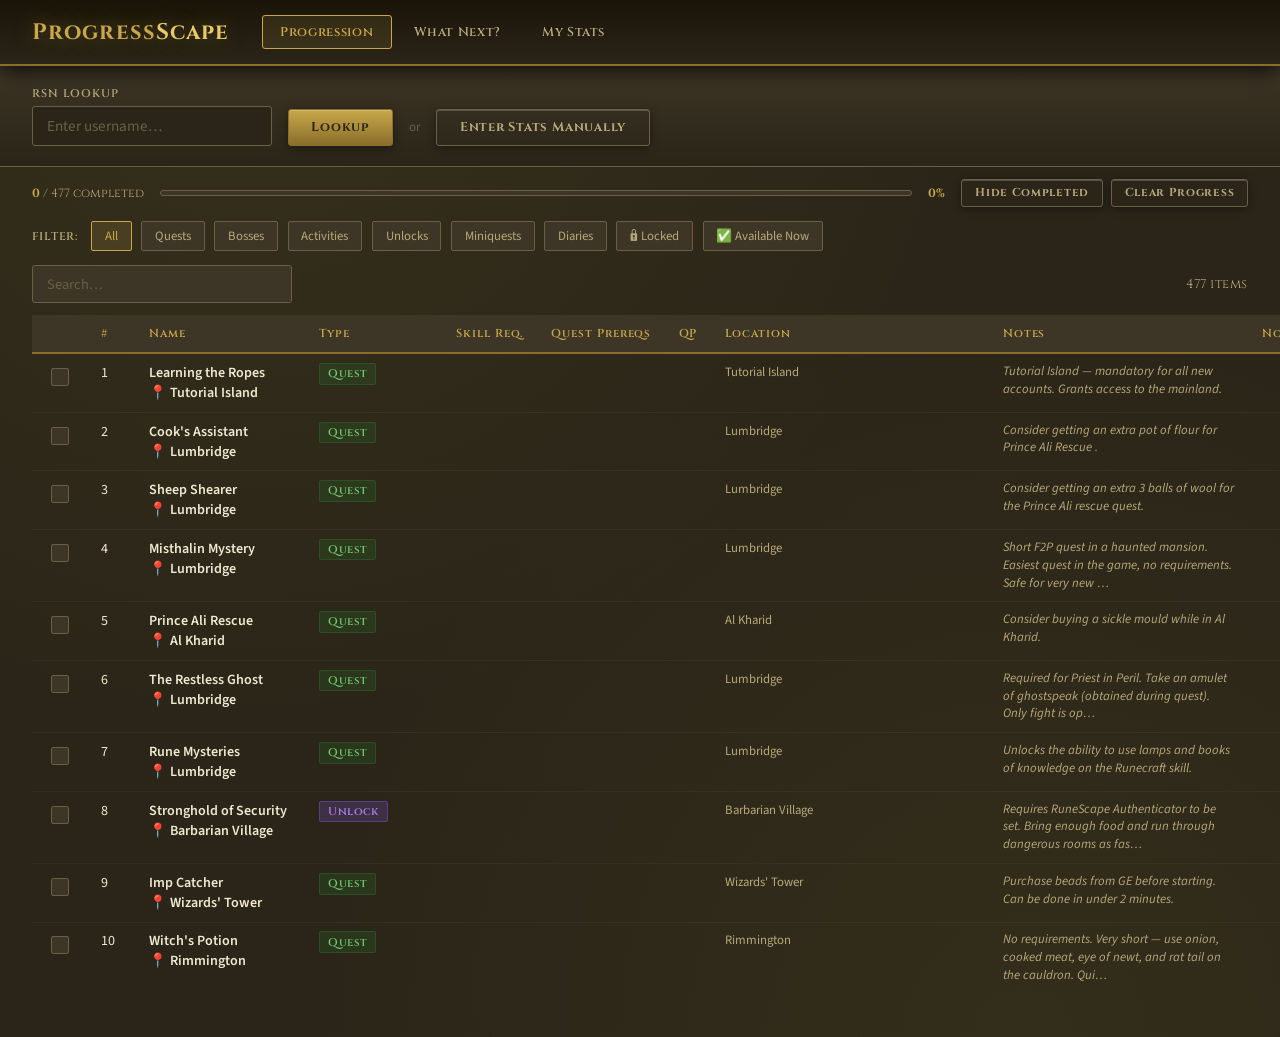
<file: osrs_spine_v12 (5).html>
<!DOCTYPE html>
<html lang="en">
<head>
<meta charset="UTF-8">
<meta name="viewport" content="width=device-width, initial-scale=1.0">
<title>ProgressScape</title>
<link rel="preconnect" href="https://fonts.googleapis.com">
<link href="https://fonts.googleapis.com/css2?family=MedievalSharp&family=Cinzel:wght@400;600;700&family=IM+Fell+English:ital@0;1&family=Source+Sans+3:wght@300;400;600&display=swap" rel="stylesheet">
<style>
  :root {
    --gold: #c8a84b;
    --gold-light: #e8c96a;
    --gold-dark: #8a6e2a;
    --stone: #2a2518;
    --stone-mid: #3d3526;
    --stone-light: #524839;
    --stone-lighter: #6b5f48;
    --parchment: #f0e8d0;
    --parchment-dark: #d4c89a;
    --red: #8b2020;
    --red-light: #c43030;
    --green: #2a6b2a;
    --green-light: #3d9e3d;
    --blue: #1a3a6b;
    --blue-light: #2a5aa0;
    --text-light: #f0e8d0;
    --text-muted: #b8a87a;
    --shadow: rgba(0,0,0,0.6);
  }

  * { box-sizing: border-box; margin: 0; padding: 0; }
  html, body { overflow-x: hidden; max-width: 100vw; }

  body {
    background-color: var(--stone);
    background-image:
      radial-gradient(ellipse at 20% 0%, rgba(200,168,75,0.08) 0%, transparent 50%),
      radial-gradient(ellipse at 80% 100%, rgba(200,168,75,0.06) 0%, transparent 50%),
      url("data:image/svg+xml,%3Csvg xmlns='http://www.w3.org/2000/svg' width='4' height='4'%3E%3Crect width='4' height='4' fill='%232a2518'/%3E%3Crect x='0' y='0' width='1' height='1' fill='%2330291d' opacity='0.5'/%3E%3Crect x='2' y='2' width='1' height='1' fill='%2330291d' opacity='0.5'/%3E%3C/svg%3E");
    color: var(--text-light);
    font-family: 'Source Sans 3', sans-serif;
    min-height: 100vh;
  }

  /* ===== HEADER ===== */
  header {
    background: linear-gradient(180deg, #1a1408 0%, var(--stone) 100%);
    border-bottom: 2px solid var(--gold-dark);
    padding: 0 2rem;
    position: sticky;
    top: 0;
    z-index: 100;
    box-shadow: 0 4px 20px rgba(0,0,0,0.8);
  }

  .header-inner {
    max-width: 1400px;
    margin: 0 auto;
    display: flex;
    align-items: center;
    gap: 2rem;
    height: 64px;
  }

  .site-title {
    font-family: 'Cinzel', serif;
    font-size: 1.4rem;
    font-weight: 700;
    color: var(--gold);
    letter-spacing: 0.05em;
    text-shadow: 0 0 20px rgba(200,168,75,0.4);
    white-space: nowrap;
  }

  .site-title span {
    color: var(--gold-light);
  }

  nav {
    display: flex;
    gap: 0.25rem;
    flex: 1;
  }

  .nav-btn {
    background: none;
    border: 1px solid transparent;
    color: var(--text-muted);
    font-family: 'Cinzel', serif;
    font-size: 0.8rem;
    font-weight: 600;
    letter-spacing: 0.05em;
    padding: 0.45rem 1.1rem;
    cursor: pointer;
    border-radius: 3px;
    transition: all 0.2s;
  }

  .nav-btn:hover {
    color: var(--gold-light);
    border-color: var(--gold-dark);
    background: rgba(200,168,75,0.08);
  }

  .nav-btn.active {
    color: var(--gold);
    border-color: var(--gold);
    background: rgba(200,168,75,0.12);
  }

  /* ===== PAGES ===== */
  .page { display: none; }
  .page.active { display: block; }

  /* ===== LOOKUP BAR ===== */
  .lookup-bar {
    background: linear-gradient(180deg, var(--stone-mid) 0%, var(--stone) 100%);
    border-bottom: 1px solid var(--stone-lighter);
    padding: 1.25rem 2rem;
  }

  .lookup-inner {
    max-width: 1400px;
    margin: 0 auto;
    display: flex;
    gap: 1rem;
    align-items: flex-end;
    flex-wrap: wrap;
  }

  .lookup-group {
    display: flex;
    flex-direction: column;
    gap: 0.3rem;
  }

  .lookup-group label {
    font-family: 'Cinzel', serif;
    font-size: 0.7rem;
    font-weight: 600;
    color: var(--text-muted);
    letter-spacing: 0.08em;
    text-transform: uppercase;
  }

  .lookup-group input {
    background: var(--stone);
    border: 1px solid var(--stone-lighter);
    border-radius: 3px;
    color: var(--text-light);
    font-family: 'Source Sans 3', sans-serif;
    font-size: 0.95rem;
    padding: 0.5rem 0.85rem;
    width: 240px;
    transition: border-color 0.2s;
    outline: none;
  }

  .lookup-group input:focus {
    border-color: var(--gold-dark);
  }

  .lookup-group input::placeholder {
    color: var(--stone-lighter);
  }

  .btn {
    background: linear-gradient(180deg, var(--gold) 0%, var(--gold-dark) 100%);
    border: 1px solid var(--gold-dark);
    border-radius: 3px;
    color: var(--stone);
    font-family: 'Cinzel', serif;
    font-size: 0.8rem;
    font-weight: 700;
    letter-spacing: 0.06em;
    padding: 0.55rem 1.4rem;
    cursor: pointer;
    transition: all 0.15s;
    white-space: nowrap;
    box-shadow: 0 2px 8px rgba(0,0,0,0.4), inset 0 1px 0 rgba(255,255,255,0.2);
  }

  .btn:hover {
    background: linear-gradient(180deg, var(--gold-light) 0%, var(--gold) 100%);
    box-shadow: 0 3px 12px rgba(200,168,75,0.3), inset 0 1px 0 rgba(255,255,255,0.3);
    transform: translateY(-1px);
  }

  .btn:active { transform: translateY(0); }

  .btn-ghost {
    background: transparent;
    border: 1px solid var(--stone-lighter);
    color: var(--text-muted);
  }

  .btn-ghost:hover {
    background: rgba(200,168,75,0.08);
    border-color: var(--gold-dark);
    color: var(--gold-light);
    box-shadow: none;
    transform: none;
  }

  .lookup-sep {
    color: var(--stone-lighter);
    font-size: 0.8rem;
    padding-bottom: 0.6rem;
    align-self: flex-end;
  }

  /* ===== FILTERS ===== */
  .filters-bar {
    max-width: 1400px;
    margin: 0 auto;
    padding: 0.9rem 2rem;
    display: flex;
    gap: 0.6rem;
    flex-wrap: wrap;
    align-items: center;
  }

  .filter-label {
    font-family: 'Cinzel', serif;
    font-size: 0.7rem;
    font-weight: 600;
    color: var(--text-muted);
    letter-spacing: 0.08em;
    text-transform: uppercase;
    margin-right: 0.2rem;
  }

  .chip {
    background: var(--stone-mid);
    border: 1px solid var(--stone-lighter);
    border-radius: 2px;
    color: var(--text-muted);
    font-family: 'Source Sans 3', sans-serif;
    font-size: 0.8rem;
    padding: 0.3rem 0.8rem;
    cursor: pointer;
    transition: all 0.15s;
  }

  .chip:hover { border-color: var(--gold-dark); color: var(--gold-light); }

  .chip.active {
    background: rgba(200,168,75,0.15);
    border-color: var(--gold);
    color: var(--gold);
  }

  .chip.type-quest.active { background: rgba(42,107,42,0.2); border-color: var(--green-light); color: #6fc96f; }
  .chip.type-boss.active { background: rgba(139,32,32,0.2); border-color: var(--red-light); color: #e06060; }
  .chip.type-activity.active { background: rgba(26,58,107,0.2); border-color: var(--blue-light); color: #7ab0f0; }
  .chip.type-unlock.active { background: rgba(120,80,200,0.2); border-color: #8a50c8; color: #b080f0; }
  .chip.type-miniquest.active { background: rgba(180,120,30,0.2); border-color: #c89030; color: #e8b848; }

  /* ===== SEARCH ===== */
  .search-row {
    max-width: 1400px;
    margin: 0 auto;
    padding: 0 2rem 0.75rem;
    display: flex;
    gap: 0.75rem;
    align-items: center;
  }

  .search-input {
    background: var(--stone-mid);
    border: 1px solid var(--stone-lighter);
    border-radius: 3px;
    color: var(--text-light);
    font-family: 'Source Sans 3', sans-serif;
    font-size: 0.9rem;
    padding: 0.45rem 0.85rem;
    width: 260px;
    outline: none;
    transition: border-color 0.2s;
  }

  .search-input:focus { border-color: var(--gold-dark); }
  .search-input::placeholder { color: var(--stone-lighter); }

  .results-count {
    color: var(--text-muted);
    font-size: 0.8rem;
    margin-left: auto;
    font-family: 'Cinzel', serif;
    letter-spacing: 0.04em;
  }

  /* ===== STATUS MESSAGE ===== */
  .status-msg {
    max-width: 1400px;
    margin: 0 auto;
    padding: 0 2rem 0.75rem;
  }

  .status-inner {
    background: rgba(200,168,75,0.08);
    border: 1px solid var(--gold-dark);
    border-radius: 3px;
    padding: 0.6rem 1rem;
    font-size: 0.85rem;
    color: var(--gold-light);
    display: flex;
    align-items: center;
    gap: 0.5rem;
  }

  .status-inner.error { background: rgba(139,32,32,0.15); border-color: var(--red-light); color: #e08080; }
  .status-inner.success { background: rgba(42,107,42,0.15); border-color: var(--green-light); color: #80d080; }

  /* ===== TABLE ===== */
  .table-wrap {
    max-width: 1400px;
    margin: 0 auto;
    padding: 0 0 3rem;
  }
  .table-scroll {
    overflow-x: auto;
    overflow-y: auto;
    max-height: calc(100vh - var(--header-h, 64px) - 160px);
    padding: 0 2rem;
  }
  .table-scroll thead th {
    position: sticky;
    top: 0;
    z-index: 10;
  }

  table {
    width: 100%;
    border-collapse: collapse;
    font-size: 0.88rem;
  }

  thead th {
    background: var(--stone-mid);
    border-bottom: 2px solid var(--gold-dark);
    color: var(--gold);
    font-family: 'Cinzel', serif;
    font-size: 0.72rem;
    font-weight: 600;
    letter-spacing: 0.08em;
    padding: 0.7rem 0.85rem;
    text-align: left;
    white-space: nowrap;
  }

  thead th:first-child { width: 48px; text-align: center; }

  tbody tr {
    border-bottom: 1px solid rgba(255,255,255,0.04);
    transition: background 0.1s;
    cursor: pointer;
  }

  tbody tr:hover { background: rgba(200,168,75,0.06); }

  tbody tr.completed {
    background: rgba(42, 107, 42, 0.18);
  }

  tbody tr.completed:hover {
    background: rgba(42, 107, 42, 0.26);
  }

  tbody tr.completed td {
    color: rgba(111, 201, 111, 0.85);
  }

  tbody tr.completed .td-name a,
  tbody tr.completed .td-name {
    color: #6fc96f;
  }

  tbody tr.completed .type-badge {
    opacity: 0.7;
  }

  tbody tr.completed .qp-badge {
    color: rgba(111, 201, 111, 0.8);
  }

  tbody tr.row-locked {
    opacity: 0.5;
  }

  tbody tr.row-achievable {
    background: rgba(42,107,42,0.08);
    border-left: 2px solid rgba(42,107,42,0.4);
  }

  tbody tr.row-achievable:hover {
    background: rgba(42,107,42,0.15);
  }

  tbody tr.row-kc-progress {
    background: rgba(40,140,200,0.08);
    border-left: 2px solid rgba(40,140,200,0.5);
  }

  tbody tr.row-kc-progress:hover {
    background: rgba(40,140,200,0.15);
  }

  tbody tr.row-kc-complete {
    background: rgba(42,107,42,0.08);
    border-left: 2px solid rgba(42,107,42,0.4);
  }

  tbody tr.row-kc-complete:hover {
    background: rgba(42,107,42,0.15);
  }

  .drops-cell {
    font-size: 0.75rem;
    color: var(--text-muted);
    max-width: 200px;
    line-height: 1.6;
  }

  tbody tr.row-locked .td-name,
  tbody tr.row-locked .td-name a {
    color: var(--text-muted);
  }

  td {
    padding: 0.55rem 0.85rem;
    vertical-align: top;
    color: var(--text-light);
  }

  td:first-child {
    text-align: center;
    color: var(--text-muted);
    font-size: 0.78rem;
    font-family: 'Cinzel', serif;
    font-weight: 600;
    width: 48px;
  }

  .td-name {
    font-weight: 600;
    color: var(--parchment);
  }

  .td-name a {
    color: inherit;
    text-decoration: none;
  }

  .td-name a:hover { color: var(--gold-light); text-decoration: underline; }

  .type-badge {
    display: inline-block;
    border-radius: 2px;
    font-size: 0.7rem;
    font-family: 'Cinzel', serif;
    font-weight: 600;
    letter-spacing: 0.04em;
    padding: 0.15rem 0.5rem;
    white-space: nowrap;
  }

  .badge-Quest { background: rgba(42,107,42,0.25); color: #6fc96f; border: 1px solid rgba(42,107,42,0.5); }
  .badge-Boss { background: rgba(139,32,32,0.25); color: #e06060; border: 1px solid rgba(139,32,32,0.5); }
  .badge-Activity\/Goal, .badge-Activity { background: rgba(26,58,107,0.25); color: #7ab0f0; border: 1px solid rgba(26,58,107,0.5); }
  .badge-Unlock { background: rgba(120,80,200,0.25); color: #b080f0; border: 1px solid rgba(120,80,200,0.5); }
  .badge-Miniquest { background: rgba(180,120,30,0.25); color: #e8b848; border: 1px solid rgba(180,120,30,0.5); }
  .badge-Diary { background: rgba(80,150,200,0.25); color: #80c8f0; border: 1px solid rgba(80,150,200,0.5); }
  .chip.type-diary.active { background: rgba(80,150,200,0.2); border-color: #60a8d8; color: #80c8f0; }

  .boss-tier {
    font-size: 0.72rem;
    color: var(--text-muted);
    white-space: nowrap;
  }

  .tier-easy { color: #6fc96f; }
  .tier-medium { color: #e8b848; }
  .tier-hard { color: #e09030; }
  .tier-elite { color: #e06060; }
  .tier-master { color: #c050c0; }
  .tier-grandmaster { color: #ff4040; text-shadow: 0 0 8px rgba(255,64,64,0.5); }

  .skill-req {
    font-size: 0.8rem;
    color: var(--text-muted);
    max-width: 260px;
  }

  .req-unmet { color: #e06060; }

  .info-cell {
    font-size: 0.8rem;
    color: var(--text-muted);
    font-style: italic;
    max-width: 320px;
    line-height: 1.4;
  }

  .qp-badge {
    color: var(--gold-light);
    font-family: 'Cinzel', serif;
    font-size: 0.8rem;
    font-weight: 600;
  }

  .location-cell {
    font-size: 0.8rem;
    color: var(--text-muted);
    white-space: nowrap;
  }

  /* completed checkbox */
  .check-cell {
    width: 28px;
    height: 28px;
    display: flex;
    align-items: center;
    justify-content: center;
  }

  .check-box {
    width: 18px;
    height: 18px;
    border: 1px solid var(--stone-lighter);
    border-radius: 2px;
    background: var(--stone-mid);
    cursor: pointer;
    display: flex;
    align-items: center;
    justify-content: center;
    transition: all 0.15s;
    flex-shrink: 0;
  }

  .check-box:hover { border-color: var(--gold-dark); }
  .check-box.checked { background: var(--green); border-color: var(--green-light); }
  .check-box.checked::after { content: '✓'; color: #6fc96f; font-size: 11px; line-height: 1; }

  /* ===== PROGRESS BAR ===== */
  .progress-bar-wrap {
    max-width: 1400px;
    margin: 0 auto;
    padding: 0.75rem 2rem 0;
    display: flex;
    align-items: center;
    gap: 1rem;
  }

  .progress-track {
    flex: 1;
    height: 6px;
    background: var(--stone-mid);
    border-radius: 3px;
    overflow: hidden;
    border: 1px solid var(--stone-lighter);
  }

  .progress-fill {
    height: 100%;
    background: linear-gradient(90deg, var(--gold-dark), var(--gold));
    border-radius: 3px;
    transition: width 0.4s ease;
  }

  .progress-label {
    font-family: 'Cinzel', serif;
    font-size: 0.75rem;
    color: var(--text-muted);
    white-space: nowrap;
  }

  .progress-label strong { color: var(--gold); }

  /* ===== DETAIL PANEL ===== */
  .detail-overlay {
    display: none;
    position: fixed;
    inset: 0;
    background: rgba(0,0,0,0.7);
    z-index: 200;
    backdrop-filter: blur(3px);
  }

  .detail-overlay.open { display: flex; align-items: center; justify-content: center; }

  .detail-panel {
    background: var(--stone-mid);
    border: 1px solid var(--gold-dark);
    border-radius: 4px;
    box-shadow: 0 20px 60px rgba(0,0,0,0.8), inset 0 1px 0 rgba(200,168,75,0.1);
    max-width: 560px;
    width: 90%;
    max-height: 80vh;
    overflow-y: auto;
    position: relative;
  }

  .detail-header {
    background: linear-gradient(180deg, var(--stone-light) 0%, var(--stone-mid) 100%);
    border-bottom: 1px solid var(--gold-dark);
    padding: 1.25rem 1.5rem;
    display: flex;
    align-items: flex-start;
    justify-content: space-between;
    gap: 1rem;
    position: sticky;
    top: 0;
  }

  .detail-title {
    font-family: 'Cinzel', serif;
    font-size: 1.1rem;
    font-weight: 700;
    color: var(--gold-light);
  }

  .detail-close {
    background: none;
    border: none;
    color: var(--text-muted);
    cursor: pointer;
    font-size: 1.2rem;
    line-height: 1;
    padding: 0.1rem;
    transition: color 0.15s;
  }

  .detail-close:hover { color: var(--gold); }

  .detail-body { padding: 1.25rem 1.5rem; }

  .detail-row {
    display: flex;
    gap: 0.75rem;
    margin-bottom: 0.85rem;
    align-items: flex-start;
  }

  .detail-row-label {
    font-family: 'Cinzel', serif;
    font-size: 0.7rem;
    font-weight: 600;
    letter-spacing: 0.08em;
    color: var(--text-muted);
    text-transform: uppercase;
    width: 110px;
    flex-shrink: 0;
    padding-top: 0.05rem;
  }

  .detail-row-val {
    font-size: 0.88rem;
    color: var(--text-light);
    line-height: 1.5;
    flex: 1;
  }

  .detail-divider {
    border: none;
    border-top: 1px solid var(--stone-lighter);
    margin: 1rem 0;
  }

  .detail-actions {
    display: flex;
    gap: 0.75rem;
    padding: 1rem 1.5rem 1.25rem;
    border-top: 1px solid var(--stone-lighter);
  }

  /* ===== RANDOMIZER PAGE ===== */
  .randomizer-page {
    max-width: 900px;
    margin: 0 auto;
    padding: 3rem 2rem;
  }

  .randomizer-header {
    text-align: center;
    margin-bottom: 3rem;
  }

  .randomizer-header h1 {
    font-family: 'Cinzel', serif;
    font-size: 2rem;
    font-weight: 700;
    color: var(--gold);
    text-shadow: 0 0 30px rgba(200,168,75,0.3);
    margin-bottom: 0.5rem;
  }

  .randomizer-header p {
    color: var(--text-muted);
    font-size: 0.95rem;
    font-family: 'IM Fell English', serif;
    font-style: italic;
  }

  .randomizer-filters {
    display: flex;
    gap: 0.5rem;
    flex-wrap: wrap;
    justify-content: center;
    margin-bottom: 2rem;
  }

  .spin-area {
    background: var(--stone-mid);
    border: 1px solid var(--gold-dark);
    border-radius: 6px;
    padding: 2.5rem;
    text-align: center;
    min-height: 300px;
    display: flex;
    flex-direction: column;
    align-items: center;
    justify-content: center;
    position: relative;
    overflow: hidden;
    box-shadow: inset 0 0 60px rgba(0,0,0,0.4), 0 8px 30px rgba(0,0,0,0.5);
  }

  .spin-area::before {
    content: '';
    position: absolute;
    inset: 0;
    background: radial-gradient(ellipse at 50% 0%, rgba(200,168,75,0.08) 0%, transparent 60%);
    pointer-events: none;
  }

  .spin-num {
    font-family: 'Cinzel', serif;
    font-size: 0.75rem;
    letter-spacing: 0.1em;
    color: var(--text-muted);
    margin-bottom: 0.75rem;
  }

  .spin-name {
    font-family: 'Cinzel', serif;
    font-size: 1.8rem;
    font-weight: 700;
    color: var(--gold-light);
    text-shadow: 0 0 20px rgba(200,168,75,0.4);
    margin-bottom: 0.5rem;
    line-height: 1.2;
    animation: fadeIn 0.4s ease;
  }

  @keyframes fadeIn {
    from { opacity: 0; transform: translateY(12px); }
    to { opacity: 1; transform: translateY(0); }
  }

  @keyframes spinAnim {
    0% { opacity: 0.3; transform: translateY(-8px); }
    100% { opacity: 1; transform: translateY(0); }
  }

  .spin-name.spinning {
    animation: spinAnim 0.08s ease infinite alternate;
  }

  .spin-type { margin-bottom: 1rem; }

  .spin-meta {
    display: flex;
    gap: 1.5rem;
    justify-content: center;
    flex-wrap: wrap;
    margin-bottom: 1rem;
  }

  .spin-meta-item {
    text-align: center;
  }

  .spin-meta-label {
    font-family: 'Cinzel', serif;
    font-size: 0.65rem;
    letter-spacing: 0.1em;
    color: var(--text-muted);
    text-transform: uppercase;
    display: block;
    margin-bottom: 0.15rem;
  }

  .spin-meta-val {
    font-size: 0.9rem;
    color: var(--text-light);
  }

  .spin-info {
    font-family: 'IM Fell English', serif;
    font-style: italic;
    font-size: 0.9rem;
    color: var(--text-muted);
    max-width: 500px;
    line-height: 1.5;
    margin-bottom: 0.5rem;
  }

  .spin-idle {
    font-family: 'IM Fell English', serif;
    font-style: italic;
    font-size: 1.1rem;
    color: var(--stone-lighter);
  }

  .spin-btn-row {
    display: flex;
    gap: 1rem;
    justify-content: center;
    margin-top: 2rem;
  }

  .spin-btn {
    background: linear-gradient(180deg, var(--gold) 0%, var(--gold-dark) 100%);
    border: 1px solid var(--gold-dark);
    border-radius: 4px;
    color: var(--stone);
    font-family: 'Cinzel', serif;
    font-size: 1rem;
    font-weight: 700;
    letter-spacing: 0.06em;
    padding: 0.85rem 2.5rem;
    cursor: pointer;
    transition: all 0.15s;
    box-shadow: 0 4px 16px rgba(0,0,0,0.4), inset 0 1px 0 rgba(255,255,255,0.25);
  }

  .spin-btn:hover {
    background: linear-gradient(180deg, var(--gold-light) 0%, var(--gold) 100%);
    box-shadow: 0 6px 20px rgba(200,168,75,0.35), inset 0 1px 0 rgba(255,255,255,0.3);
    transform: translateY(-2px);
  }

  .spin-btn:active { transform: translateY(0); }

  .spin-history {
    margin-top: 2.5rem;
  }

  .spin-history h3 {
    font-family: 'Cinzel', serif;
    font-size: 0.8rem;
    letter-spacing: 0.1em;
    color: var(--text-muted);
    text-transform: uppercase;
    margin-bottom: 0.75rem;
  }

  .history-list {
    display: flex;
    flex-direction: column;
    gap: 0.4rem;
  }

  .history-item {
    background: var(--stone-mid);
    border: 1px solid var(--stone-lighter);
    border-radius: 3px;
    padding: 0.5rem 0.85rem;
    display: flex;
    align-items: center;
    gap: 0.75rem;
    font-size: 0.85rem;
    color: var(--text-muted);
    transition: background 0.15s;
  }

  .history-item:hover { background: var(--stone-light); }

  .history-num {
    font-family: 'Cinzel', serif;
    font-size: 0.7rem;
    font-weight: 600;
    color: var(--stone-lighter);
    width: 24px;
  }

  .history-name {
    color: var(--parchment-dark);
    font-weight: 600;
    flex: 1;
  }

  /* ===== STATS PAGE ===== */
  .stats-page {
    max-width: 1000px;
    margin: 0 auto;
    padding: 2rem;
  }

  .stats-page h2 {
    font-family: 'Cinzel', serif;
    font-size: 1.2rem;
    color: var(--gold);
    margin-bottom: 1.5rem;
    letter-spacing: 0.05em;
  }

  .skills-grid {
    display: grid;
    grid-template-columns: repeat(auto-fill, minmax(200px, 1fr));
    gap: 0.5rem;
    margin-bottom: 2rem;
  }

  .skill-input-row {
    background: var(--stone-mid);
    border: 1px solid var(--stone-lighter);
    border-radius: 3px;
    display: flex;
    align-items: center;
    padding: 0.4rem 0.75rem;
    gap: 0.6rem;
    transition: border-color 0.15s;
  }

  .skill-input-row:focus-within { border-color: var(--gold-dark); }

  .skill-icon {
    width: 20px;
    height: 20px;
    display: flex;
    align-items: center;
    justify-content: center;
    font-size: 1rem;
    flex-shrink: 0;
  }

  .skill-name-lbl {
    font-family: 'Cinzel', serif;
    font-size: 0.72rem;
    font-weight: 600;
    color: var(--text-muted);
    letter-spacing: 0.04em;
    width: 90px;
    flex-shrink: 0;
  }

  .skill-level-input {
    background: transparent;
    border: none;
    color: var(--text-light);
    font-family: 'Source Sans 3', sans-serif;
    font-size: 0.9rem;
    font-weight: 600;
    width: 40px;
    text-align: right;
    outline: none;
  }

  .skill-level-input::-webkit-inner-spin-button { opacity: 0; }

  .stats-actions {
    display: flex;
    gap: 0.75rem;
    margin-bottom: 1.5rem;
  }

  /* ===== SCROLLBAR ===== */
  ::-webkit-scrollbar { width: 8px; height: 8px; }
  ::-webkit-scrollbar-track { background: var(--stone); }
  ::-webkit-scrollbar-thumb { background: var(--stone-light); border-radius: 4px; }
  ::-webkit-scrollbar-thumb:hover { background: var(--stone-lighter); }

  /* ===== MOBILE ===== */
  @media (max-width: 700px) {
    header { padding: 0 0.75rem; }
    .header-inner {
      flex-direction: column;
      height: auto;
      padding: 0.5rem 0;
      gap: 0.35rem;
      align-items: stretch;
    }
    .site-title {
      font-size: 1rem;
      text-align: center;
      padding: 0.15rem 0;
    }
    nav {
      display: flex;
      justify-content: center;
      gap: 0.2rem;
      flex-wrap: nowrap;
    }
    .nav-btn {
      font-size: 0.68rem;
      padding: 0.3rem 0.5rem;
      flex: 1;
      text-align: center;
    }
    .lookup-inner { gap: 0.75rem; }
    .lookup-group input { width: 100%; }
    td { padding: 0.4rem 0.5rem; }
  }

  /* ===== MOBILE CARD VIEW ===== */
  @media (max-width: 768px) {
    .table-scroll {
      overflow-x: unset;
      overflow-y: unset;
      max-height: unset;
      padding: 0 0.75rem;
    }

    table, thead, tbody, tr, td, th { display: block; }

    thead { display: none; }

    .table-wrap {
      padding: 0 0 2rem;
    }

    tbody tr {
      background: var(--stone-mid);
      border: 1px solid rgba(200,168,75,0.12);
      border-radius: 6px;
      margin-bottom: 0.5rem;
      padding: 0;
      display: grid;
      grid-template-columns: 40px 1fr 90px;
      grid-template-rows: auto auto;
      gap: 0;
      cursor: pointer;
      transition: border-color 0.15s, background 0.15s;
    }

    tbody tr:hover {
      border-color: rgba(200,168,75,0.3);
      background: rgba(61,53,38,0.9);
    }

    tbody tr.completed {
      background: rgba(42,107,42,0.15);
      border-color: rgba(42,107,42,0.3);
    }

    tbody tr.row-locked {
      opacity: 0.5;
    }

    /* Checkbox cell */
    tbody tr td:nth-child(1) {
      grid-column: 1;
      grid-row: 1 / 3;
      display: flex;
      align-items: center;
      justify-content: center;
      padding: 0.6rem 0.5rem;
      width: auto;
    }

    /* Order number cell */
    tbody tr td:nth-child(2) {
      grid-column: 2;
      grid-row: 1;
      padding: 0.55rem 0.5rem 0.1rem;
      font-size: 0.7rem;
      color: var(--text-muted);
      font-family: 'Cinzel', serif;
      font-weight: 600;
    }

    /* Name cell */
    tbody tr td:nth-child(3) {
      grid-column: 2;
      grid-row: 2;
      padding: 0 0.5rem 0.55rem;
      font-size: 0.95rem;
      font-weight: 600;
      color: var(--parchment);
    }

    /* Type badge cell */
    tbody tr td:nth-child(4) {
      grid-column: 3;
      grid-row: 1 / 3;
      display: flex;
      flex-direction: column;
      align-items: flex-end;
      justify-content: center;
      padding: 0.55rem 0.5rem 0.55rem 0.25rem;
      gap: 0.3rem;
      overflow: hidden;
    }

    tbody tr td:nth-child(4) .type-badge {
      white-space: nowrap;
      font-size: 0.6rem;
      padding: 0.15rem 0.35rem;
    }

    tbody tr td:nth-child(4) .boss-tier {
      white-space: nowrap;
      font-size: 0.58rem;
      text-align: right;
      display: block;
    }

    /* Skill req, quest prereqs, QP, location, notes — hidden on mobile */
    tbody tr td:nth-child(5),
    tbody tr td:nth-child(6),
    tbody tr td:nth-child(7),
    tbody tr td:nth-child(8),
    tbody tr td:nth-child(9) {
      display: none;
    }

    /* Completed state tweaks */
    tbody tr.completed td:nth-child(3) { color: #6fc96f; }

    /* Progress bar padding */
    .progress-bar-wrap {
      padding: 0.5rem 0.75rem 0;
      flex-wrap: wrap;
      gap: 0.4rem 0.75rem;
    }
    .progress-bar-wrap .progress-track { min-width: 60px; }
    .progress-bar-wrap > div:last-child { width: 100%; justify-content: flex-end; margin-left: 0; }

    /* Filter chips */
    .filter-bar { padding: 0.6rem 0.75rem; gap: 0.4rem; }
    .search-row { padding: 0.5rem 0.75rem; }

    /* Card detail line */
    .card-detail {
      font-size: 0.7rem;
      color: var(--text-muted);
      margin-top: 0.2rem;
      line-height: 1.35;
      white-space: normal;
      word-break: break-word;
    }


  }


  /* ===== MOBILE: RANDOMIZER PAGE ===== */
  @media (max-width: 768px) {
    .randomizer-page {
      padding: 1.5rem 0.75rem;
    }

    .randomizer-header {
      margin-bottom: 1.25rem;
    }

    .randomizer-header h1 {
      font-size: 1.35rem;
    }

    .randomizer-header p {
      font-size: 0.85rem;
    }

    .randomizer-filters {
      gap: 0.35rem;
      margin-bottom: 1.25rem;
      justify-content: flex-start;
    }

    .randomizer-filters .chip {
      font-size: 0.72rem;
      padding: 0.3rem 0.6rem;
    }

    .spin-area {
      padding: 1.5rem 1rem;
      min-height: 220px;
    }

    .spin-name {
      font-size: 1.25rem;
    }

    .spin-meta {
      gap: 1rem;
    }

    .spin-btn-row {
      flex-direction: column;
      align-items: stretch;
      gap: 0.6rem;
      margin-top: 1.25rem;
    }

    .spin-btn {
      padding: 0.85rem 1rem;
      font-size: 0.95rem;
      text-align: center;
    }

    .btn-ghost {
      text-align: center;
    }

    .spin-history {
      margin-top: 1.5rem;
    }
  }


  /* ===== USER NOTES ===== */
  .user-note-ta {
    width: 100%;
    min-height: 80px;
    background: var(--stone);
    border: 1px solid var(--stone-lighter);
    border-radius: 3px;
    color: var(--text-light);
    font-family: 'IM Fell English', serif;
    font-size: 0.88rem;
    line-height: 1.5;
    padding: 0.5rem 0.6rem;
    resize: vertical;
    outline: none;
    transition: border-color 0.15s;
    box-sizing: border-box;
  }

  .user-note-ta:focus {
    border-color: var(--gold-dark);
  }

  .user-note-ta::placeholder {
    color: var(--stone-lighter);
    font-style: italic;
  }

  .note-indicator {
    font-size: 0.7rem;
    margin-left: 0.4rem;
    opacity: 0.7;
    vertical-align: middle;
    cursor: default;
  }

</style>
</head>
<body>

<header>
  <div class="header-inner">
    <div class="site-title">Progress<span>Scape</span></div>
    <nav>
      <button class="nav-btn active" onclick="showPage('progression')">Progression</button>
      <button class="nav-btn" onclick="showPage('randomizer')">What Next?</button>
      <button class="nav-btn" onclick="showPage('stats')">My Stats</button>
    </nav>
  </div>
</header>

<!-- ===== PROGRESSION PAGE ===== -->
<div id="page-progression" class="page active">

  <div class="lookup-bar">
    <div class="lookup-inner">
      <div class="lookup-group">
        <label>RSN Lookup</label>
        <input type="text" id="rsn-input" placeholder="Enter username…" onkeydown="if(event.key==='Enter') lookupRSN()">
      </div>
      <button class="btn" onclick="lookupRSN()">Lookup</button>
      <span class="lookup-sep">or</span>
      <button class="btn btn-ghost" onclick="showPage('stats')">Enter Stats Manually</button>
    </div>
  </div>

  <div id="lookup-status" style="display:none">
    <div class="status-msg">
      <div id="lookup-status-inner" class="status-inner"></div>
    </div>
  </div>

  <div class="progress-bar-wrap">
    <div class="progress-label"><strong id="prog-done">0</strong> / <span id="prog-total">384</span> completed</div>
    <div class="progress-track"><div class="progress-fill" id="prog-fill" style="width:0%"></div></div>
    <div class="progress-label"><strong id="prog-pct">0%</strong></div>
    <div style="margin-left:auto; display:flex; gap:0.5rem; flex-shrink:0;">
      <button class="btn btn-ghost" style="font-size:0.72rem;padding:0.35rem 0.8rem" onclick="toggleShowCompleted()">
        <span id="toggle-completed-label">Hide Completed</span>
      </button>
      <button class="btn btn-ghost" style="font-size:0.72rem;padding:0.35rem 0.8rem" onclick="clearProgress()">Clear Progress</button>
    </div>
  </div>

  <div class="filters-bar">
    <span class="filter-label">Filter:</span>
    <button class="chip active" data-filter="all" onclick="setFilter('all')">All</button>
    <button class="chip type-quest" data-filter="Quest" onclick="setFilter('Quest')">Quests</button>
    <button class="chip type-boss" data-filter="Boss" onclick="setFilter('Boss')">Bosses</button>
    <button class="chip type-activity" data-filter="Activity/Goal" onclick="setFilter('Activity/Goal')">Activities</button>
    <button class="chip type-unlock" data-filter="Unlock" onclick="setFilter('Unlock')">Unlocks</button>
    <button class="chip type-miniquest" data-filter="Miniquest" onclick="setFilter('Miniquest')">Miniquests</button>
    <button class="chip type-diary" data-filter="Diary" onclick="setFilter('Diary')">Diaries</button>
    <button class="chip" data-filter="locked" onclick="setFilter('locked')">🔒 Locked</button>
    <button class="chip" data-filter="available" onclick="setFilter('available')">✅ Available Now</button>
  </div>

  <div class="search-row">
    <input class="search-input" type="text" id="search-input" placeholder="Search…" oninput="renderTable()">
    <span class="results-count" id="results-count"></span>
  </div>

  <div class="table-wrap">
  <div class="table-scroll">
    <table id="main-table">
      <thead>
        <tr>
          <th></th>
          <th>#</th>
          <th>Name</th>
          <th>Type</th>
          <th>Skill Req.</th>
          <th>Quest Prereqs</th>
          <th>QP</th>
          <th>Location</th>
          <th>Notes</th>
          <th>Notable Drops</th>
        </tr>
      </thead>
      <tbody id="main-tbody"></tbody>
    </table>
  </div>
  </div>
</div>

<!-- ===== RANDOMIZER PAGE ===== -->
<div id="page-randomizer" class="page">
  <div class="randomizer-page">
    <div class="randomizer-header">
      <h1>What Should I Do Next?</h1>
      <p>Let the oracle decide your fate, adventurer.</p>
    </div>

    <div class="randomizer-filters">
      <span class="filter-label" style="align-self:center">Include:</span>
      <button class="chip type-quest active" data-rfilter="Quest" onclick="toggleRandFilter('Quest')">Quests</button>
      <button class="chip type-boss active" data-rfilter="Boss" onclick="toggleRandFilter('Boss')">Bosses</button>
      <button class="chip type-activity active" data-rfilter="Activity/Goal" onclick="toggleRandFilter('Activity/Goal')">Activities</button>
      <button class="chip type-unlock active" data-rfilter="Unlock" onclick="toggleRandFilter('Unlock')">Unlocks</button>
      <button class="chip type-miniquest active" data-rfilter="Miniquest" onclick="toggleRandFilter('Miniquest')">Miniquests</button>
      <button class="chip active" id="rfilter-incomplete-btn" data-rfilter="incomplete" onclick="toggleRandFilter('incomplete')">Skip Completed</button>
      <button class="chip active" id="rfilter-available-btn" data-rfilter="available" onclick="toggleRandFilter('available')">Available Only</button>
    </div>

    <div class="spin-area" id="spin-area">
      <div class="spin-idle" id="spin-idle">Press the button to receive your quest…</div>
      <div id="spin-result" style="display:none; width:100%">
        <div class="spin-num" id="spin-num">#1</div>
        <div class="spin-name" id="spin-name"></div>
        <div class="spin-type" id="spin-type"></div>
        <div class="spin-meta" id="spin-meta"></div>
        <div class="spin-info" id="spin-info"></div>
      </div>
    </div>

    <div class="spin-btn-row">
      <button class="spin-btn" onclick="spinRandom()">⚔ Roll the Dice</button>
      <button class="btn btn-ghost" onclick="markCurrentDone()">Mark Done & Roll Again</button>
    </div>

    <div class="spin-history" id="spin-history-wrap" style="display:none">
      <h3>Recent Rolls</h3>
      <div class="history-list" id="spin-history-list"></div>
    </div>
  </div>
</div>

<!-- ===== STATS PAGE ===== -->
<div id="page-stats" class="page">
  <div class="stats-page">
    <h2>My Stats</h2>
    <p style="color:var(--text-muted);font-size:0.88rem;margin-bottom:1.5rem;font-family:'IM Fell English',serif;font-style:italic">
      Enter your skill levels to unlock requirement checking across the progression list. You can also use the RSN Lookup on the Progression page to auto-fill.
    </p>
    <div class="skills-grid" id="skills-grid"></div>
    <div class="stats-actions">
      <button class="btn" onclick="saveStats()">Save Stats</button>
      <button class="btn btn-ghost" onclick="clearStats()">Reset</button>
      <span id="stats-saved-msg" style="color:var(--green-light);font-size:0.85rem;align-self:center;display:none">✓ Saved</span>
    </div>
    <div style="display:flex;gap:1.5rem;margin-bottom:1rem;flex-wrap:wrap">
      <div style="background:var(--stone-mid);border:1px solid var(--stone-lighter);border-radius:4px;padding:0.75rem 1.25rem;display:flex;align-items:center;gap:1rem">
        <span style="font-family:'Cinzel',serif;font-size:0.72rem;font-weight:600;color:var(--text-muted);letter-spacing:0.08em;text-transform:uppercase">Combat Level</span>
        <span id="combat-level-display" style="font-family:'Cinzel',serif;font-size:1.4rem;font-weight:700;color:var(--gold)">—</span>
      </div>
      <div style="background:var(--stone-mid);border:1px solid var(--stone-lighter);border-radius:4px;padding:0.75rem 1.25rem;display:flex;align-items:center;gap:1rem">
        <span style="font-family:'Cinzel',serif;font-size:0.72rem;font-weight:600;color:var(--text-muted);letter-spacing:0.08em;text-transform:uppercase">Total Level</span>
        <span id="total-level-display" style="font-family:'Cinzel',serif;font-size:1.4rem;font-weight:700;color:var(--gold)">—</span>
      </div>
    </div>
    <div style="background:var(--stone-mid);border:1px solid var(--stone-lighter);border-radius:4px;padding:1rem 1.25rem;margin-top:1rem;">
      <p style="font-family:'Cinzel',serif;font-size:0.72rem;font-weight:600;color:var(--text-muted);letter-spacing:0.08em;text-transform:uppercase;margin-bottom:0.5rem">Quest Points</p>
      <div style="display:flex;align-items:center;gap:1rem">
        <input type="number" id="qp-input" min="0" max="300" placeholder="0"
          style="background:var(--stone);border:1px solid var(--stone-lighter);border-radius:3px;color:var(--gold);font-family:'Cinzel',serif;font-size:1.1rem;font-weight:700;padding:0.4rem 0.75rem;width:80px;outline:none;text-align:center">
        <span style="font-size:0.85rem;color:var(--text-muted)">Current quest points (used to check QP requirements)</span>
      </div>
    </div>
  </div>
</div>

<!-- ===== DETAIL MODAL ===== -->
<div class="detail-overlay" id="detail-overlay" onclick="closeDetail(event)">
  <div class="detail-panel" id="detail-panel">
    <div class="detail-header">
      <div>
        <div class="detail-title" id="detail-title"></div>
        <div id="detail-subtitle" style="margin-top:0.3rem"></div>
      </div>
      <button class="detail-close" onclick="closeDetailBtn()">✕</button>
    </div>
    <div class="detail-body" id="detail-body"></div>
    <div class="detail-actions" id="detail-actions"></div>
  </div>
</div>

<script>
// ============================================================
// DATA (injected below)
// ============================================================
</script>
<script>
const SPINE_DATA = [{"order":1,"name":"Learning the Ropes","type":"Quest","questPrereqs":"","skillReqs":"","qp":1,"info":"Tutorial Island — mandatory for all new accounts. Grants access to the mainland.","location":"Tutorial Island","entryType":"quest","bossTier":""},{"order":2,"name":"Cook's Assistant","type":"Quest","questPrereqs":"","skillReqs":"","qp":1,"info":"Consider getting an extra pot of flour for Prince Ali Rescue .","location":"Lumbridge","entryType":"quest","bossTier":""},{"order":3,"name":"Sheep Shearer","type":"Quest","questPrereqs":"","skillReqs":"","qp":1,"info":"Consider getting an extra 3 balls of wool for the Prince Ali rescue quest.","location":"Lumbridge","entryType":"quest","bossTier":""},{"order":4,"name":"Misthalin Mystery","type":"Quest","questPrereqs":"","skillReqs":"","qp":1,"info":"Short F2P quest in a haunted mansion. Easiest quest in the game, no requirements. Safe for very new accounts.","location":"Lumbridge","entryType":"quest","bossTier":""},{"order":5,"name":"Prince Ali Rescue","type":"Quest","questPrereqs":"","skillReqs":"","qp":3,"info":"Consider buying a sickle mould while in Al Kharid.","location":"Al Kharid","entryType":"quest","bossTier":""},{"order":6,"name":"The Restless Ghost","type":"Quest","questPrereqs":"","skillReqs":"","qp":1,"info":"Required for Priest in Peril. Take an amulet of ghostspeak (obtained during quest). Only fight is optional (skull drops on death).","location":"Lumbridge","entryType":"quest","bossTier":""},{"order":7,"name":"Rune Mysteries","type":"Quest","questPrereqs":"","skillReqs":"","qp":1,"info":"Unlocks the ability to use lamps and books of knowledge on the Runecraft skill.","location":"Lumbridge","entryType":"quest","bossTier":""},{"order":8,"name":"Stronghold of Security","type":"Unlock","questPrereqs":"","skillReqs":"","qp":0,"info":"Requires RuneScape Authenticator to be set. Bring enough food and run through dangerous rooms as fast as possible, with auto-retaliate off. This rewards players with 10,000 from just the first three floors.","location":"Barbarian Village","entryType":"unlock","bossTier":""},{"order":9,"name":"Imp Catcher","type":"Quest","questPrereqs":"","skillReqs":"","qp":1,"info":"Purchase beads from GE before starting. Can be done in under 2 minutes.","location":"Wizards' Tower","entryType":"quest","bossTier":""},{"order":10,"name":"Witch's Potion","type":"Quest","questPrereqs":"","skillReqs":"","qp":1,"info":"No requirements. Very short — use onion, cooked meat, eye of newt, and rat tail on the cauldron. Quick 1 QP.","location":"Rimmington","entryType":"quest","bossTier":""},{"order":11,"name":"Gertrude's Cat","type":"Quest","questPrereqs":"","skillReqs":"","qp":1,"info":"Allows raising of cats.","location":"Varrock","entryType":"quest","bossTier":""},{"order":12,"name":"Children of the Sun","type":"Quest","questPrereqs":"","skillReqs":"","qp":1,"info":"Allows access to Varlamore. Consider completing this quest whilst in Varrock Square during Gertrude's Cat to minimise time spent moving back and forth.","location":"Varrock","entryType":"quest","bossTier":""},{"order":13,"name":"Natural History Quiz","type":"Miniquest","questPrereqs":"","skillReqs":"","qp":0,"info":"Talk to Orlando Smith in the Varrock Museum and answer questions about natural history exhibits. Rewards 1,000 XP in Hunter and Slayer. No requirements.","location":"Varrock","entryType":"quest","bossTier":""},{"order":14,"name":"Daddy's Home","type":"Miniquest","questPrereqs":"","skillReqs":"","qp":0,"info":"Gives a player-owned house (POH) in Rimmington, as well as a valuable Marlo's crate.","location":"Varrock","entryType":"quest","bossTier":""},{"order":15,"name":"Dwarf Cannon","type":"Quest","questPrereqs":"","skillReqs":"","qp":1,"info":"It is recommended to follow the Barbarian Assault tutorial, to unlock the minigame teleport back there. This makes it easier to reach the quest finish location more quickly. Or just use the teleport from a games necklace.","location":"Baxtorian Falls","entryType":"quest","bossTier":""},{"order":16,"name":"Waterfall Quest","type":"Quest","questPrereqs":"","skillReqs":"","qp":1,"info":"Speak to King Bolren part-way through the quest to start Tree Gnome Village  and unlock Elkoy's follow option.","location":"Baxtorian Falls","entryType":"quest","bossTier":""},{"order":17,"name":"Tree Gnome Village","type":"Quest","questPrereqs":"","skillReqs":"","qp":2,"info":"Grants the ability to use spirit trees.","location":"Tree Gnome Village‎","entryType":"quest","bossTier":""},{"order":18,"name":"Spirit Tree Network","type":"Unlock","questPrereqs":"Tree Gnome Village; The Grand Tree","skillReqs":"No combat req for access; Farming 83 for POH spirit tree","qp":0,"info":"Granted via Gnome quest chain (Tree Gnome Village + The Grand Tree). Trees connect Gnome Stronghold, Gnome Village, Khazard Battlefield, West Ardougne, Prifddinas (post-Song of the Elves), and more. | Free teleport network with wide Gnome/western coverage. Combines with fairy ring in POH (Construction 75+83 Farm for combo hotspot) for exceptional travel. Essential for Ape Atoll, Gnome quests, and western farming patches.","location":"","entryType":"unlock","bossTier":"","unlockCategory":"Teleport Network"},{"order":19,"name":"Doric's Quest","type":"Quest","questPrereqs":"","skillReqs":"","qp":1,"info":"Start the quest Below Ice Mountain","location":"Falador","entryType":"quest","bossTier":""},{"order":20,"name":"Witch's House","type":"Quest","questPrereqs":"","skillReqs":"","qp":4,"info":"Level 42 and 55 enemies can be safespotted.","location":"Taverley","entryType":"quest","bossTier":""},{"order":21,"name":"The Knight's Sword","type":"Quest","questPrereqs":"","skillReqs":"Mining 10","qp":1,"info":"Quick quest — smuggle a blurite sword recipe. Brings Smithing from 10 to 29 with lamp. Great early XP.","location":"Falador","entryType":"quest","bossTier":""},{"order":22,"name":"The Tourist Trap","type":"Quest","questPrereqs":"","skillReqs":"Smithing 20; Fletching 10","qp":2,"info":"Choose  Agility for both experience rewards.","location":"Kharidian Desert","entryType":"quest","bossTier":""},{"order":23,"name":"Black Knights' Fortress","type":"Quest","questPrereqs":"","skillReqs":"Quest points 12 (unboostable)","qp":3,"info":"Required for many future quests needing 12+ QP. Brief, no combat.","location":"Falador","entryType":"quest","bossTier":""},{"order":24,"name":"Druidic Ritual","type":"Quest","questPrereqs":"","skillReqs":"","qp":4,"info":"Grants access to the Herblore skill.","location":"Taverley","entryType":"quest","bossTier":""},{"order":25,"name":"Recruitment Drive","type":"Quest","questPrereqs":"Black Knights' Fortress; Druidic Ritual","skillReqs":"","qp":1,"info":"Females must change gender in the makeover mage before starting. You cannot take damage or die during.","location":"Falador","entryType":"quest","bossTier":""},{"order":26,"name":"Goblin Diplomacy","type":"Quest","questPrereqs":"","skillReqs":"","qp":5,"info":"While not yet necessary, it is easy to complete this quest while in Falador.","location":"Goblin Village","entryType":"quest","bossTier":""},{"order":27,"name":"Sleeping Giants","type":"Quest","questPrereqs":"","skillReqs":"Smithing 15 (unboostable)","qp":1,"info":"Gives access to Giants' Foundry minigame. If you complete nine iron/steel sword commissions now, it will take care of Smithing training you will need later.","location":"Al Kharid Desert","entryType":"quest","bossTier":""},{"order":28,"name":"Fight Arena","type":"Quest","questPrereqs":"","skillReqs":"","qp":2,"info":"All enemies can be safespotted. No requirements. Quick 2 QP.","location":"Fight Arena‎","entryType":"quest","bossTier":""},{"order":29,"name":"Plague City","type":"Quest","questPrereqs":"","skillReqs":"","qp":1,"info":"Grants the use of Ardougne teleport and Ardougne teleport (tablet).","location":"Ardougne","entryType":"quest","bossTier":""},{"order":30,"name":"Monk's Friend","type":"Quest","questPrereqs":"","skillReqs":"","qp":1,"info":"No requirements, 1 QP. Trivially short — no combat.","location":"Ardougne","entryType":"quest","bossTier":""},{"order":31,"name":"Hazeel Cult","type":"Quest","questPrereqs":"","skillReqs":"","qp":1,"info":"Useful for its 2,000 reward.","location":"Ardougne","entryType":"quest","bossTier":""},{"order":32,"name":"Sheep Herder","type":"Quest","questPrereqs":"","skillReqs":"","qp":4,"info":"Useful for its 3,100 reward.","location":"Ardougne","entryType":"quest","bossTier":""},{"order":33,"name":"Biohazard","type":"Quest","questPrereqs":"","skillReqs":"","qp":3,"info":"Prereq for Ardougne Diary. Collect the items from the plague doctors, do not consume them.","location":"Ardougne","entryType":"quest","bossTier":""},{"order":34,"name":"Tower of Life","type":"Quest","questPrereqs":"","skillReqs":"Construction 10 (unboostable)","qp":2,"info":"Gives access to Creature Creation minigame.","location":"Ardougne","entryType":"quest","bossTier":""},{"order":35,"name":"Tribal Totem","type":"Quest","questPrereqs":"","skillReqs":"Thieving 21 (boostable)","qp":1,"info":"2,725 Thieving XP reward. Use antipoison in Brimhaven.","location":"Ardougne","entryType":"quest","bossTier":""},{"order":36,"name":"Death Plateau","type":"Quest","questPrereqs":"","skillReqs":"","qp":1,"info":"Grants access to Burthorpe and the Warriors' Guild area. Required for Troll Stronghold.","location":"Burthorpe","entryType":"quest","bossTier":""},{"order":37,"name":"Merlin's Crystal","type":"Quest","questPrereqs":"","skillReqs":"","qp":6,"info":"Do not talk to Historian Minas after this quest. Instead, save up the lamp obtainable from him for later, when more skills are above level 20. This guide will indicate when to claim it later.","location":"Camelot","entryType":"quest","bossTier":""},{"order":38,"name":"Holy Grail","type":"Quest","questPrereqs":"","skillReqs":"Attack 20 (unboostable)","qp":2,"info":"Required for Merlin's Crystal lamp claim. Unlocks access to Fisher Realm.","location":"Camelot","entryType":"quest","bossTier":""},{"order":39,"name":"Murder Mystery","type":"Quest","questPrereqs":"","skillReqs":"","qp":3,"info":"Good early QP. No combat required, pure investigation.","location":"Seers' Village","entryType":"quest","bossTier":""},{"order":40,"name":"The Grand Tree","type":"Quest","questPrereqs":"","skillReqs":"Agility 25 (boostable)","qp":5,"info":"Allows use of gnome glider transportation system. Along with the earlier completion of Fight Arena , Holy Grail , Tree Gnome Village , and Witch's House , this unlocks the Nightmare Zone minigame teleport due to having five quest bosses unlocked.","location":"Tree Gnome Stronghold","entryType":"quest","bossTier":""},{"order":41,"name":"Easy Ardougne Diary","type":"Diary","questPrereqs":"Biohazard; Rune Mysteries","skillReqs":"Thieving 5; Agility 10; Fishing 15; Cooking 15","qp":0,"info":"Rewards Ardougne cloak 1: unlimited teleport to Ardougne Monastery. Increased stall pickpocket success in Ardougne.","location":"Ardougne","entryType":"quest","bossTier":""},{"order":42,"name":"Rag and Bone Man I","type":"Quest","questPrereqs":"","skillReqs":"","qp":1,"info":"It is recommended to start Rag and Bone Man II  right after completing this quest, in order to obtain bones randomly throughout the world without actively hunting them. The skill requirements are not needed to start this sequel quest.","location":"Paterdomus","entryType":"quest","bossTier":""},{"order":43,"name":"Priest in Peril","type":"Quest","questPrereqs":"","skillReqs":"","qp":1,"info":"Allows access to Morytania. Consider gathering all resources for both this quest and Nature Spirit  to reduce travel back and forth.","location":"Paterdomus","entryType":"quest","bossTier":""},{"order":44,"name":"Nature Spirit","type":"Quest","questPrereqs":"","skillReqs":"","qp":2,"info":"Needed for Morytania Diary. Fairy ring required later — not yet. Use druid pouch to fight ghasts.","location":"Paterdomus","entryType":"quest","bossTier":""},{"order":45,"name":"Ghosts Ahoy","type":"Quest","questPrereqs":"","skillReqs":"Agility 25 (boostable); Cooking 20 (boostable)","qp":2,"info":"The quest unlocks Ectophial and gives free access to Port Phasmatys.","location":"Port Phasmatys","entryType":"quest","bossTier":""},{"order":46,"name":"Ectophial","type":"Unlock","questPrereqs":"Ghosts Ahoy","skillReqs":"Various via Ghosts Ahoy (Agility 25, Cooking 40, Crafting 35, Prayer 31, Firemaking 30)","qp":0,"info":"Reward from Ghosts Ahoy quest. Teleports to Ectofuntus near Port Phasmatys. Refills itself on use — unlimited free charges. | Unlimited free teleport to the Ectofuntus and Port Phasmatys. Key for Morytania access, Nature Grotto farming runs, and Bonecrusher charging. One of the best teleport rewards per quest completed in the entire game.","location":"","entryType":"unlock","bossTier":"","unlockCategory":"Teleport Item"},{"order":47,"name":"Making History","type":"Quest","questPrereqs":"","skillReqs":"","qp":3,"info":"Like before, do not claim the lamp from Historian Minas just yet.","location":"Outpost","entryType":"quest","bossTier":""},{"order":48,"name":"The Ides of Milk","type":"Quest","questPrereqs":"","skillReqs":"","qp":1,"info":"This unlocks a cheap teleport to Lumbridge cow pen.","location":"Lumbridge","entryType":"quest","bossTier":""},{"order":49,"name":"Brutus","type":"Boss","questPrereqs":"The Ides of Milk","skillReqs":"No combat req (Combat 30 boss; accessible to low levels)","qp":0,"info":"Easy tier F2P cow boss in Lumbridge cow field. Unlocked after The Ides of Milk quest. Grants double combat XP during the fight. Use cowbell amulet (charged with air runes) to teleport directly to the pen. 25% weakness to earth spells. Hard mode (Demonic Brutus) available after Desert Treasure II via abyssal potato.","location":"Lumbridge cow field","entryType":"boss","bossTier":"Easy tier","notableDrops":[["Mooleta (F2P offhand defender)","1/30"],["Cow slippers (cosmetic)","1/150"],["Bottomless milk bucket","1/37.5"],["Beef (pet)","1/1000"],["Beginner clue scroll","1/5"],["Raw t-bone steak","guaranteed"]],"kc":0},{"order":50,"name":"The Lost Tribe","type":"Quest","questPrereqs":"","skillReqs":"Agility 13 (boostable); Mining 17 (boostable); Thieving 13 (boostable)","qp":1,"info":"Allows access to Nardok's Bone Weapons where players can purchase the Dorgeshuun crossbow and bone bolts for early Ranged training.","location":"Lumbridge","entryType":"quest","bossTier":""},{"order":51,"name":"Death to the Dorgeshuun","type":"Quest","questPrereqs":"","skillReqs":"Agility 23 (boostable); Thieving 23 (unboostable)","qp":1,"info":"Unlocks access to Dorgesh-Kaan city. Thieving 23 unboostable.","location":"Lumbridge Swamp Caves","entryType":"quest","bossTier":""},{"order":52,"name":"Elemental Workshop I","type":"Quest","questPrereqs":"","skillReqs":"Crafting 20 (unboostable); Mining 20 (unboostable); Smithing 20 (unboostable)","qp":1,"info":"Required for Elemental Workshop II. Start during Digsite visit.","location":"Seers' Village","entryType":"quest","bossTier":""},{"order":53,"name":"Icthlarin's Little Helper","type":"Quest","questPrereqs":"","skillReqs":"","qp":2,"info":"Gives access to Sophanem and Pyramid Plunder. Required for Contact!","location":"Kharidian Desert","entryType":"quest","bossTier":""},{"order":54,"name":"The Golem","type":"Quest","questPrereqs":"","skillReqs":"Crafting 20 (unboostable); Thieving 25 (boostable)","qp":1,"info":"1,000 Crafting and 1,000 Thieving XP. Required for Desert Treasure.","location":"Kharidian Desert","entryType":"quest","bossTier":""},{"order":55,"name":"The Ribbiting Tale of a Lily Pad Labour Dispute","type":"Quest","questPrereqs":"","skillReqs":"","qp":1,"info":"After finishing Children of the Sun , travelling to Varlamore may be done by talking to Regulus Cento, located just outside the eastern gate of Varrock.","location":"Varlamore","entryType":"quest","bossTier":""},{"order":56,"name":"Lost City","type":"Quest","questPrereqs":"","skillReqs":"Crafting 31 (boostable); Woodcutting 36 (boostable)","qp":3,"info":"Grants the ability to make cosmic runes and to use the dragon dagger and the dragon longsword. It is recommended to cut and save two dramen branches for use in later quests.","location":"Lumbridge Swamp","entryType":"quest","bossTier":""},{"order":57,"name":"Castle Wars","type":"Activity/Goal","questPrereqs":"","skillReqs":"","qp":0,"info":"Team-based safe minigame. Earn tickets for cosmetic armour sets (Saradomin/Zamorak/Guthix). No combat or skilling benefit beyond cosmetics. Castle Wars tickets also used for cosmetic item purchases.","location":"Castle Wars arena (west of Ardougne)","entryType":"activity","bossTier":""},{"order":58,"name":"Tempoross","type":"Boss","questPrereqs":"","skillReqs":"Fishing 35","qp":0,"info":"Easy tier | Tempoross rewards Tome of water","location":"","entryType":"boss","bossTier":"Easy tier","notableDrops":[["Tome of water","1/100"],["Big harpoonfish","1/25"],["Tackle box","1/8"],["Spirit angler outfit pieces","1/8 each"]],"kc":0},{"order":59,"name":"Barrows","type":"Boss","questPrereqs":"Priest in Peril","skillReqs":"Magic 50; Prayer 43","qp":0,"info":"Easy tier | Barrows equipment Runes","location":"Morytania","entryType":"boss","bossTier":"Easy tier","notableDrops":[["Dharok's set","~1/17 per run"],["Guthan's set","~1/17 per run"],["Karil's set","~1/17 per run"],["Ahrim's set","~1/17 per run"],["Dragon med helm","1/367 per chest"]],"kc":0},{"order":60,"name":"Soul Wars","type":"Activity/Goal","questPrereqs":"","skillReqs":"Total level 500; Combat level 40","qp":0,"info":"Team-based minigame. Zeal tokens exchangeable for combat XP in Attack/Strength/Defence/HP/Ranged/Magic/Slayer. Also rewards Soul Wars outfit and Nexling pet.","location":"Edgeville (minigame portal)","entryType":"activity","bossTier":"","notableDrops":[["Ectoplasmator","250 Zeal tokens"],["Soul Wars outfit pieces","250 Zeal each"],["Nexling (pet)","rare boss kill"]]},{"order":61,"name":"Last Man Standing","type":"Activity/Goal","questPrereqs":"","skillReqs":"Total level 750 + 30 QP; OR Total level 1500 (no QP needed)","qp":0,"info":"Battle royale PvP minigame. Points exchangeable for cosmetic variants of high-tier weapons. Also a good safe environment to practice PvP mechanics. 48 hours playtime needed to access shop.","location":"Edgeville (minigame portal)","entryType":"activity","bossTier":""},{"order":62,"name":"Clan Wars","type":"Activity/Goal","questPrereqs":"","skillReqs":"","qp":0,"info":"Clan vs clan combat in a dedicated arena. Free-for-all and team modes. No rewards beyond PvP practice. Useful for testing gear/setups safely.","location":"Fist of Guthix arena (west of Falador)","entryType":"activity","bossTier":""},{"order":63,"name":"Nightmare Zone","type":"Activity/Goal","questPrereqs":"","skillReqs":"5 quests with bosses completed (no hard stat req); Combat 70+ recommended","qp":0,"info":"Refight quest bosses for combat XP and points. Use Hard Customisable Rumble with absorptions + overloads for best rates. Main reasons: ring imbues (Berserker/Seers/Archers), slayer helm imbue, herb boxes.","location":"Yanille (NW of bank)","entryType":"activity","bossTier":"","notableDrops":[["Herb box (15 herbs)","9,500 pts"],["Ring imbues (BRing/SRing/ARing/RoG)","650k pts each"],["Slayer helm imbue","1,250,000 pts"],["Overload potions","1,500 pts/4-dose"]]},{"order":64,"name":"Pest Control","type":"Activity/Goal","questPrereqs":"","skillReqs":"Combat level 40 (novice boat); Combat 100+ for veteran boat","qp":0,"info":"Safe minigame. Play veteran boat for best points/hr. Primary source of Void Knight equipment (850 pts for base set). Void helm variants unlock accuracy+damage bonus for melee/range/mage.","location":"Void Knights' Outpost","entryType":"activity","bossTier":"","notableDrops":[["Void Knight full set","850 commendation pts"],["Void helms (3 types)","200 pts each"]]},{"order":65,"name":"Void Knight Set","type":"Unlock","questPrereqs":"","skillReqs":"Attack 42; Strength 42; Defence 42; Ranged 42; Magic 42; Hitpoints 42; Prayer 22","qp":0,"info":"Earn 850 commendation points from Pest Control (World 344). +1,250 for all 3 helms. | +10% accuracy+damage per style via set effect. Best budget option for ranged/mage before Armadyl/Ancestral. Great at Pest Control meta content. Time investment ~10-15 hrs.","location":"","entryType":"unlock","bossTier":"","unlockCategory":"Hybrid Armour"},{"order":66,"name":"Giant Mole","type":"Boss","questPrereqs":"","skillReqs":"Attack 60; Strength 60; Defence 60; Prayer 43","qp":0,"info":"Easy tier | Mole skin Mole claw","location":"","entryType":"boss","bossTier":"Easy tier","notableDrops":[["Mole skin","1/1"],["Mole claw","1/1"],["Baby mole (pet)","1/3000"]],"kc":0},{"order":67,"name":"Amulet of Glory","type":"Unlock","questPrereqs":"","skillReqs":"No equip req","qp":0,"info":"Craft from Dragonstone (Crafting 80) or buy from GE (~14k GP). Charge with Fountain of Heroes or Rune/Legends cape. | Teleports to Edgeville/Draynor/Al Kharid/Karamja. Best budget combat amulet until Fury. Strong early-game teleport utility. Essentially free from GE.","location":"","entryType":"unlock","bossTier":"","unlockCategory":"Amulet"},{"order":68,"name":"Fairytale I - Growing Pains","type":"Quest","questPrereqs":"","skillReqs":"","qp":2,"info":"Immediately start Fairytale II - Cure a Queen  and progress until you unlock the fairy ring network (see that quest's guide), and leave the rest of the quest for later. Unlocking this greatly improves mobility around the world, and gives access to several Achievement Diary tasks.","location":"Draynor Village","entryType":"quest","bossTier":""},{"order":69,"name":"Magic Secateurs","type":"Unlock","questPrereqs":"Fairytale I - Growing Pains","skillReqs":"No combat req","qp":0,"info":"Reward from Fairytale I: Growing Pains. Obtained by completing the quest. | +10% herb yield when worn during harvest. Significant long-term Herblore supply boost. Get this the moment you complete Fairy Tale I — zero downside to wearing them during farming runs.","location":"","entryType":"unlock","bossTier":"","unlockCategory":"Farming Unlock"},{"order":70,"name":"Recipe for Disaster/Another Cook's Quest","type":"Quest","questPrereqs":"","skillReqs":"","qp":1,"info":"The first RFD subquest. Unlocks the Culinaromancer's Chest (food shop).","location":"Lumbridge","entryType":"quest","bossTier":""},{"order":71,"name":"Recipe for Disaster/Freeing the Goblin generals","type":"Quest","questPrereqs":"","skillReqs":"","qp":1,"info":"Requires Goblin Diplomacy. Quick fight.","location":"Goblin Village","entryType":"quest","bossTier":""},{"order":72,"name":"Sea Slug","type":"Quest","questPrereqs":"","skillReqs":"Firemaking 30 (boostable)","qp":1,"info":"Needed for Fishing Contest prereq chain. Quick with 30 Firemaking.","location":"Witchaven","entryType":"quest","bossTier":""},{"order":73,"name":"Pandemonium","type":"Quest","questPrereqs":"","skillReqs":"No requirements","qp":1,"info":"Introductory Sailing quest. Speak to Will or Anne at Port Sarim docks. Teaches basic boat navigation, docking, and cargo delivery. Rewards your first raft and Captain's Log. Required to unlock the Sailing skill.","location":"Port Sarim docks","entryType":"quest","bossTier":""},{"order":74,"name":"Prying Times","type":"Quest","questPrereqs":"Pandemonium","skillReqs":"Sailing 12 (unboostable); Smithing 30 (boostable)","qp":1,"info":"Second Sailing quest. Help Squawking Steve Beanie recover pirate treasure at The Pandemonium. Rewards crowbar — essential tool for sea charting tasks. 800 Sailing XP.","location":"The Pandemonium","entryType":"quest","bossTier":""},{"order":75,"name":"Current Affairs","type":"Quest","questPrereqs":"Pandemonium","skillReqs":"Sailing 22 (unboostable); Fishing 10 (boostable)","qp":1,"info":"Third Sailing quest. Help Arhein sort disputes in Catherby. Rewards current duck — required for tracking ocean currents in sea charting. 1,400 Sailing XP.","location":"Catherby","entryType":"quest","bossTier":""},{"order":76,"name":"Fishing Contest","type":"Quest","questPrereqs":"","skillReqs":"Fishing 10 (unboostable)","qp":1,"info":"Use fishing potion to boost if needed. Required for Mountain Daughter.","location":"Hemenster","entryType":"quest","bossTier":""},{"order":77,"name":"Recipe for Disaster/Freeing the Mountain Dwarf","type":"Quest","questPrereqs":"","skillReqs":"","qp":1,"info":"Requires Fishing Contest.","location":"Falador","entryType":"quest","bossTier":""},{"order":78,"name":"Mountain Daughter","type":"Quest","questPrereqs":"","skillReqs":"Agility 20 (boostable)","qp":2,"info":"Start The Giant Dwarf  while in the area for Ratcatchers .","location":"Fremennik Province","entryType":"quest","bossTier":""},{"order":79,"name":"Ratcatchers","type":"Quest","questPrereqs":"","skillReqs":"","qp":2,"info":"Requires starting The Giant Dwarf  to access Keldagrim, but completion is not required. Unlocks lazy and wily cats, useful for catching hell-rats later on. To save time, one can easily grab Rat poison and complete Clock Tower when in Ardougne for Jimmy Dazzler. Additionally, complete The Feud while in Pollnivneach for the snake charmer.","location":"Varrock","entryType":"quest","bossTier":""},{"order":80,"name":"The Feud","type":"Quest","questPrereqs":"","skillReqs":"Thieving 30 (unboostable)","qp":1,"info":"Complete the quest while in Pollnivneach for Ratcatchers .","location":"Kharidian Desert","entryType":"quest","bossTier":""},{"order":81,"name":"Death on the Isle","type":"Quest","questPrereqs":"Children of the Sun (for Varlamore access)","skillReqs":"Thieving 34 (unboostable); Agility 32 (unboostable)","qp":2,"info":"Murder mystery set in Villa Lucens on Aldarin. Go undercover as a butler, investigate a killing, and expose the culprit. Rewards: 10k Thieving XP, 7.5k Agility XP, 5k Crafting XP, costume needle (no thread needed), butler's tray, masks, Pendant of Ates teleport to Aldarin.","location":"Aldarin (Varlamore)","entryType":"quest","bossTier":""},{"order":82,"name":"Alfred Grimhand's Barcrawl","type":"Activity/Goal","questPrereqs":"","skillReqs":"None (some bars have combat encounters)","qp":0,"info":"Visit 7 bars across Gielinor. Required to access Barbarian Outpost and start Barbarian Assault. Combat challenge at the end can be bypassed with correct dialogue.","location":"Barbarian Outpost","entryType":"quest","bossTier":""},{"order":83,"name":"Scorpion Catcher","type":"Quest","questPrereqs":"","skillReqs":"Prayer 31 (unboostable)","qp":1,"info":"An Anti-dragon shield is highly recommended but not required.","location":"Seers' Village","entryType":"quest","bossTier":""},{"order":84,"name":"The Dig Site","type":"Quest","questPrereqs":"","skillReqs":"Agility 10 (boostable); Herblore 10 (boostable); Thieving 25 (unboostable)","qp":2,"info":"Search the bookcase while in the exam centre to start Elemental Workshop II .","location":"Digsite","entryType":"quest","bossTier":""},{"order":85,"name":"Elemental Workshop II","type":"Quest","questPrereqs":"","skillReqs":"Magic 20 (boostable); Smithing 30 (boostable)","qp":1,"info":"Use a wizard's mind bomb to boost to level 20 Magic, if necessary.","location":"Seers' Village","entryType":"quest","bossTier":""},{"order":86,"name":"A Soul's Bane","type":"Quest","questPrereqs":"","skillReqs":"","qp":1,"info":"Required for Defender of Varrock. No notable reqs. 1 QP.","location":"Digsite","entryType":"quest","bossTier":""},{"order":87,"name":"Enter the Abyss","type":"Activity/Goal","questPrereqs":"Rune Mysteries","skillReqs":"","qp":0,"info":"Short miniquest granting Abyss access for Runecrafting and essence pouches. Rewards 1,000 Magic XP. Required for some clue scroll steps.","location":"Varrock (north gate)","entryType":"quest","bossTier":""},{"order":88,"name":"X Marks the Spot","type":"Quest","questPrereqs":"","skillReqs":"","qp":1,"info":"Use the antique lamp on  Slayer.","location":"Lumbridge","entryType":"quest","bossTier":""},{"order":89,"name":"Pirate's Treasure","type":"Quest","questPrereqs":"","skillReqs":"","qp":2,"info":"Optionally start out this quest, and only finish it when in Varrock for other quests. This may save a significant amount of time.","location":"Port Sarim","entryType":"quest","bossTier":""},{"order":90,"name":"Client of Kourend","type":"Quest","questPrereqs":"","skillReqs":"","qp":1,"info":"Use both antique lamp rewards on  Slayer.","location":"Great Kourend","entryType":"quest","bossTier":""},{"order":91,"name":"Tithe Farm","type":"Activity/Goal","questPrereqs":"","skillReqs":"Farming 34 (unboostable); 100% Hosidius favour","qp":0,"info":"Great Farming XP with no seed cost. Rewards Farmer's outfit (2.5% XP bonus set) and Herb sack. Use ultracompost for max points. Gricoller's can award bonus seed packs.","location":"Hosidius","entryType":"activity","bossTier":"","notableDrops":[["Herb sack","800 pts"],["Farmer's outfit (4 pieces)","~400-600 pts each"],["Gricoller's can","100 pts"]]},{"order":92,"name":"Herb Sack","type":"Unlock","questPrereqs":"","skillReqs":"Farming 58; Herblore varies","qp":0,"info":"Unlock from Slayer reward shop (750 points) or Tithe Farm (Hosidius). Stores up to 30 of each herb. | Huge QoL for Slayer herb drops. Stores grimy herbs automatically. Saves dozens of bank trips per session. Get this early — it pays for itself immediately.","location":"","entryType":"unlock","bossTier":"","unlockCategory":"Skilling Unlock"},{"order":93,"name":"The Queen of Thieves","type":"Quest","questPrereqs":"","skillReqs":"","qp":1,"info":"Gives 2,000 Coins. Required for Depths of Despair.","location":"Port Piscarilius","entryType":"quest","bossTier":""},{"order":94,"name":"The Depths of Despair","type":"Quest","questPrereqs":"","skillReqs":"Agility 18 (unboostable)","qp":1,"info":"Gives 1,500 Agility XP. Required for A Kingdom Divided.","location":"Hosidius","entryType":"quest","bossTier":""},{"order":95,"name":"A Porcine of Interest","type":"Quest","questPrereqs":"","skillReqs":"","qp":1,"info":"Unlocks Pigs for farming. Required for Death on the Isle if you want reinforced goggles.","location":"Draynor Village","entryType":"quest","bossTier":""},{"order":96,"name":"Wanted!","type":"Quest","questPrereqs":"","skillReqs":"Quest points 32 (unboostable)","qp":1,"info":"Unlocks the Wanted! miniquest system. Required for many future quests.","location":"Falador","entryType":"quest","bossTier":""},{"order":97,"name":"Shield of Arrav","type":"Quest","questPrereqs":"","skillReqs":"","qp":1,"info":"You need a partner for this quest. This quest also gives access to another lamp when talking to Historian Minas.","location":"Varrock","entryType":"quest","bossTier":""},{"order":98,"name":"Varrock Museum Kudos","type":"Activity/Goal","questPrereqs":"","skillReqs":"None for initial kudos; various skills for full 100","qp":0,"info":"Talk to Historian Minas upstairs and answer OSRS lore questions for up to 50 Kudos. Additional kudos from quests and fossil displays. 100 Kudos required for Volcanic Mine access.","location":"Varrock Museum","entryType":"quest","bossTier":""},{"order":99,"name":"Bone Voyage","type":"Quest","questPrereqs":"","skillReqs":"","qp":1,"info":"Unlocks Fossil Island, which gives access to ammonite crabs for combat training and possible fossil drops, and bird house trapping for fast  Hunter experience. It is recommended to train Hunter on bird houses from now on.","location":"Varrock","entryType":"quest","bossTier":""},{"order":100,"name":"Forestry","type":"Activity/Goal","questPrereqs":"","skillReqs":"Woodcutting 1 (scales with level)","qp":0,"info":"Special events spawn near trees while woodcutting (Struggling Sapling, Pheasant, etc.). Rewards Forestry kit, Lumberjack outfit recolours, and Ring of the Elements. Fully AFK-compatible.","location":"Various woodcutting locations","entryType":"activity","bossTier":""},{"order":101,"name":"Shooting Stars","type":"Activity/Goal","questPrereqs":"","skillReqs":"Mining 10 minimum (higher level = better stars)","qp":0,"info":"Crashed stars spawn across the surface world. Mine for Stardust — exchange for Celestial ring, Coal bag, or uncut gems. Join 'Star Miners' friend chat to track landing sites.","location":"Various (check FC: Star Miners)","entryType":"activity","bossTier":"","notableDrops":[["Celestial ring","2000 stardust"],["Coal bag","800 stardust"]]},{"order":102,"name":"Prospector Outfit","type":"Unlock","questPrereqs":"","skillReqs":"Mining 30 (to enter Motherlode Mine)","qp":0,"info":"Earn 180 golden nuggets from Motherlode Mine. Each piece gives 0.5% Mining XP bonus (2.5% full set). | 2.5% Mining XP bonus. Long-term value over high Mining levels. Obtain early and wear always while mining. Nuggets accumulate passively.","location":"","entryType":"unlock","bossTier":"","unlockCategory":"Skilling Outfit"},{"order":103,"name":"Farming contracts","type":"Activity/Goal","questPrereqs":"","skillReqs":"Farming 45+ recommended; higher level = better contracts","qp":0,"info":"Pick up a contract from Guildmaster Jane in the Farming Guild. Complete crop assignments for Seed packs and XP bonuses. Easy/Medium/Hard tiers based on Farming level.","location":"Farming Guild (Kebos Lowlands)","entryType":"activity","bossTier":""},{"order":104,"name":"Watchtower","type":"Quest","questPrereqs":"","skillReqs":"Agility 25 (boostable); Herblore 14 (boostable); Magic 14 (boostable); Mining 40 (boostable); Thieving 15 (unboostable)","qp":4,"info":"Boost Mining with a dwarven stout.","location":"Yanille","entryType":"quest","bossTier":""},{"order":105,"name":"Obor","type":"Boss","questPrereqs":"","skillReqs":"Attack 50; Strength 50; Defence 50; Prayer 37","qp":0,"info":"Easy tier | Hill giant club (1/118). Requires a Giant key (1/100 from Hill Giants) to access Lair of Obor. One key consumed per attempt.","location":"","entryType":"boss","bossTier":"Easy tier","notableDrops":[["Hill giant club","1/118"],["Giant key for access","from Hill Giants 1/100"]],"kc":0},{"order":106,"name":"Bryophyta","type":"Boss","questPrereqs":"","skillReqs":"Attack 50; Strength 50; Defence 50; Prayer 37","qp":0,"info":"Easy tier | Bryophyta's essence (1/118). Requires a Mossy key (1/150 from Moss Giants). Use essence to craft Bryophyta's staff.","location":"","entryType":"boss","bossTier":"Easy tier","notableDrops":[["Bryophyta's essence","1/118"],["Mossy key for access","from Moss Giants 1/150"]],"kc":0},{"order":107,"name":"Rune Crossbow","type":"Unlock","questPrereqs":"","skillReqs":"Ranged 61","qp":0,"info":"Buy from GE (~9k GP) or monster drop. Fires bolts up to dragonstone. | Primary bolt weapon for early-mid ranged. Use with Diamond/Ruby enchanted bolts for bossing. Key stepping stone before blowpipe. Also used for Chinchompa setups early.","location":"","entryType":"unlock","bossTier":"","unlockCategory":"Ranged Weapon"},{"order":108,"name":"Scurrius","type":"Boss","questPrereqs":"","skillReqs":"Attack 50; Strength 50; Defence 50; Prayer 43","qp":0,"info":"Easy tier | Scurrius' spine Runes","location":"","entryType":"boss","bossTier":"Easy tier","notableDrops":[["Scurrius' spine","1/127"],["Rat bone (pet)","1/1500"]],"kc":0},{"order":109,"name":"The Giant Dwarf","type":"Quest","questPrereqs":"","skillReqs":"Crafting 12 (unboostable); Firemaking 16 (unboostable); Magic 33 (boostable); Thieving 14 (boostable)","qp":2,"info":"Unlocks Keldagrim and Blast Furnace access. Required for many Keldagrim quests.","location":"Keldagrim","entryType":"quest","bossTier":""},{"order":110,"name":"Forgettable Tale...","type":"Quest","questPrereqs":"","skillReqs":"Cooking 22 (boostable); Farming 17 (boostable)","qp":2,"info":"Required for The Giant Dwarf continuation. Brewing puzzle.","location":"Keldagrim","entryType":"quest","bossTier":""},{"order":111,"name":"Another Slice of H.A.M.","type":"Quest","questPrereqs":"","skillReqs":"Attack 15 (unboostable); Prayer 25 (unboostable)","qp":1,"info":"Unlocks the Dorgesh-Kaan–Keldagrim train system.","location":"Dorgesh-Kaan","entryType":"quest","bossTier":""},{"order":112,"name":"Vampyre Slayer","type":"Quest","questPrereqs":"","skillReqs":"","qp":3,"info":"Required for Priest in Peril chain. Bring garlic.","location":"Draynor Village","entryType":"quest","bossTier":""},{"order":113,"name":"Ernest the Chicken","type":"Quest","questPrereqs":"","skillReqs":"","qp":4,"info":"Required for Draynor Manor area quests. No combat.","location":"Draynor Manor","entryType":"quest","bossTier":""},{"order":114,"name":"Demon Slayer","type":"Quest","questPrereqs":"","skillReqs":"","qp":3,"info":"No requirements. Required for Shadow of the Storm.","location":"Varrock","entryType":"quest","bossTier":""},{"order":115,"name":"Shadow of the Storm","type":"Quest","questPrereqs":"","skillReqs":"Crafting 30 (boostable)","qp":1,"info":"Use the experience reward on  Ranged.","location":"Al Kharid","entryType":"quest","bossTier":""},{"order":116,"name":"Horror from the Deep","type":"Quest","questPrereqs":"","skillReqs":"Agility 35 (boostable)","qp":2,"info":"Required for God Books unlock. Uses safespottable dagganoths.","location":"Lighthouse","entryType":"quest","bossTier":""},{"order":117,"name":"God Books","type":"Unlock","questPrereqs":"Horror from the Deep","skillReqs":"No stat req to wield (page equip may differ)","qp":0,"info":"Reward from Horror from the Deep. Fill with pages from Treasure Trails (or GE). | Unholy Book (+8 Magic attack) or Book of Darkness (+5 Magic, +5 Str). Best mid-game offhands. Readily available and cheap to fill. Essential until Arcane/Mages Book.","location":"","entryType":"unlock","bossTier":"","unlockCategory":"Magic Off-hand"},{"order":118,"name":"Animal Magnetism","type":"Quest","questPrereqs":"","skillReqs":"Crafting 19 (unboostable); Ranged 30 (unboostable); Slayer 18 (unboostable); Woodcutting 35 (unboostable)","qp":1,"info":"Unlocks access to Ava's devices.","location":"Draynor Manor","entryType":"quest","bossTier":""},{"order":119,"name":"Ava's Accumulator","type":"Unlock","questPrereqs":"Animal Magnetism","skillReqs":"Ranged 50","qp":0,"info":"Reward from Animal Magnetism quest (if 50+ Ranged on completion). Upgrade attractor at Ava for 75 steel arrows. | Picks up fired ammunition — saves significant cost over time. Best-in-slot ranged cape until Assembler. Non-negotiable for any ranged training.","location":"","entryType":"unlock","bossTier":"","unlockCategory":"Ranged Cape"},{"order":120,"name":"Creature of Fenkenstrain","type":"Quest","questPrereqs":"","skillReqs":"Crafting 20 (boostable); Thieving 25 (boostable)","qp":2,"info":"Required for Lair of Tarn (Salve amulet enchant). No hard combat.","location":"Canifis","entryType":"quest","bossTier":""},{"order":121,"name":"Big Chompy Bird Hunting","type":"Quest","questPrereqs":"","skillReqs":"Cooking 30 (boostable); Fletching 5 (boostable); Ranged 30 (unboostable)","qp":2,"info":"Required for chompy kill count (Western Provinces Diary tiers). Use ogre composite bow and ogre arrows. Place a bloated toad near a swamp bubble to lure chompies. Good early Fletching and Ranged XP. Ranged 30 is unboostable.","location":"Feldip Hills","entryType":"quest","bossTier":""},{"order":122,"name":"Jungle Potion","type":"Quest","questPrereqs":"","skillReqs":"Herblore 3 (unboostable)","qp":1,"info":"Required for Shilo Village. Very short.","location":"Karamja","entryType":"quest","bossTier":""},{"order":123,"name":"Shilo Village","type":"Quest","questPrereqs":"","skillReqs":"Agility 32 (boostable); Crafting 20 (unboostable)","qp":2,"info":"Unlocks Shilo Village area and gem stall. Required for Karamja Diary tasks.","location":"Karamja","entryType":"quest","bossTier":""},{"order":124,"name":"Easy Karamja Diary","type":"Diary","questPrereqs":"","skillReqs":"Agility 15; Fishing 15; Mining 40","qp":0,"info":"Rewards Karamja gloves 1: 10% more Agility arena tickets. Use antique lamp on Slayer.","location":"Karamja","entryType":"quest","bossTier":""},{"order":125,"name":"Zogre Flesh Eaters","type":"Quest","questPrereqs":"","skillReqs":"Herblore 8 (unboostable); Ranged 30 (unboostable); Smithing 4 (unboostable)","qp":1,"info":"Required for Big Chompy Bird Hunting. Crumble Undead spell recommended.","location":"Feldip Hills","entryType":"quest","bossTier":""},{"order":126,"name":"Observatory Quest","type":"Quest","questPrereqs":"","skillReqs":"","qp":2,"info":"This quest has 12 variations of random rewards, which may include 875 experience in either  Attack,  Strength,  Defence, or  Hitpoints.","location":"Castle Wars","entryType":"quest","bossTier":""},{"order":127,"name":"Spirits of the Elid","type":"Quest","questPrereqs":"","skillReqs":"Magic 33 (boostable); Mining 37 (boostable); Ranged 37 (boostable); Thieving 37 (boostable)","qp":2,"info":"Required for Desert Diary. Good XP rewards.","location":"Kharidian Desert","entryType":"quest","bossTier":""},{"order":128,"name":"Garden of Tranquillity","type":"Quest","questPrereqs":"","skillReqs":"Farming 25 (unboostable)","qp":2,"info":"After completion of the quest, consider waiting at the white tree to pick a fruit once it grows on it and complete a medium Varrock achievement diary task.","location":"Varrock","entryType":"quest","bossTier":""},{"order":129,"name":"Enlightened Journey","type":"Quest","questPrereqs":"","skillReqs":"Crafting 36 (unboostable); Farming 30 (boostable); Firemaking 20 (unboostable); Quest points 20 (unboostable)","qp":1,"info":"Unlocks access to the balloon transport system.","location":"Entrana","entryType":"quest","bossTier":""},{"order":130,"name":"Balloon Route: Crafting Guild","type":"Activity/Goal","questPrereqs":"Enlightened Journey","skillReqs":"Firemaking 36","qp":0,"info":"Fly with Auguste to unlock the Crafting Guild balloon route. Bring normal logs. Useful shortcut to the Crafting Guild.","location":"Entrana","entryType":"quest","bossTier":""},{"order":131,"name":"Balloon Route: Varrock","type":"Activity/Goal","questPrereqs":"Enlightened Journey","skillReqs":"Firemaking 40","qp":0,"info":"Fly with Auguste to unlock the Varrock balloon route. Requires oak logs. Convenient Varrock transport alternative.","location":"Entrana","entryType":"quest","bossTier":""},{"order":132,"name":"Romeo & Juliet","type":"Quest","questPrereqs":"","skillReqs":"","qp":5,"info":"Useful for its reward of 5 Quest points, which grants players more time inside the Tears of Guthix  minigame.","location":"Varrock","entryType":"quest","bossTier":""},{"order":133,"name":"Tears of Guthix","type":"Quest","questPrereqs":"","skillReqs":"Crafting 20 (unboostable); Firemaking 49 (boostable); Mining 20 (unboostable); Quest points 43 (unboostable)","qp":1,"info":"Gives access to the Tears of Guthix  minigame, which provides experience in your lowest skill.","location":"Lumbridge Swamp Caves","entryType":"quest","bossTier":""},{"order":134,"name":"In Search of the Myreque","type":"Quest","questPrereqs":"","skillReqs":"Agility 25 (boostable)","qp":2,"info":"First Myreque quest. Required for the Morytania questline.","location":"Canifis","entryType":"quest","bossTier":""},{"order":135,"name":"Shades of Mort'ton","type":"Quest","questPrereqs":"","skillReqs":"Crafting 20 (unboostable); Firemaking 5 (unboostable); Herblore 15 (boostable)","qp":3,"info":"Bank the diary of Herbi Flax and proceed to the next quest. You will claim its experience reward later. Buy 2 extra Swamp paste from Razmire Builders Merchants. For the next quest in the guide (In Aid of the Myreque ) - You can also buy it from different places, but this way it's easy for convenience if you don't have it from before.","location":"Mort'ton","entryType":"quest","bossTier":""},{"order":136,"name":"In Aid of the Myreque","type":"Quest","questPrereqs":"","skillReqs":"Crafting 25 (unboostable); Magic 7 (unboostable); Mining 15 (unboostable)","qp":2,"info":"Required for Temple Trekking and Morytania Diary. Crafting/Mining/Magic reqs.","location":"Canifis","entryType":"quest","bossTier":""},{"order":137,"name":"Skippy and the Mogres","type":"Activity/Goal","questPrereqs":"","skillReqs":"","qp":0,"info":"Use Mogre bait at the Port Sarim fishing spot to summon a Mogre. Required to obtain a Mogre bone for Rag and Bone Man II. Very quick.","location":"Port Sarim","entryType":"quest","bossTier":""},{"order":138,"name":"Troll Stronghold","type":"Quest","questPrereqs":"","skillReqs":"Agility 15 (boostable)","qp":1,"info":"Grants the ability to make law runes.","location":"Troll Stronghold‎","entryType":"quest","bossTier":""},{"order":139,"name":"Troll Romance","type":"Quest","questPrereqs":"","skillReqs":"Agility 28 (unboostable)","qp":2,"info":"Required for Making Friends with My Arm. Agility 28 is the tricky req.","location":"Troll Stronghold‎","entryType":"quest","bossTier":""},{"order":140,"name":"Darkness of Hallowvale","type":"Quest","questPrereqs":"","skillReqs":"Agility 26 (boostable); Construction 5 (unboostable); Crafting 32 (unboostable); Magic 33 (unboostable); Mining 20 (unboostable); Strength 40 (boostable); Thieving 22 (unboostable)","qp":2,"info":"Use all experience rewards on  Slayer.","location":"Meiyerditch","entryType":"quest","bossTier":""},{"order":141,"name":"Underground Pass","type":"Quest","questPrereqs":"","skillReqs":"Ranged 25 (unboostable)","qp":5,"info":"Training even higher Agility before doing this quest is recommended.","location":"Ardougne","entryType":"quest","bossTier":""},{"order":142,"name":"Iban's Staff","type":"Unlock","questPrereqs":"Underground Pass","skillReqs":"Magic 50; Attack 50","qp":0,"info":"Reward from Underground Pass quest. Upgrade to (u) version with 200k GP at Dark Mage in West Ardougne. | Iban Blast: 25 max hit on standard spellbook — huge early mage upgrade. Upgraded version has more charges. Used for Fire Giants, Mage Training Arena, and early PvM.","location":"","entryType":"unlock","bossTier":"","unlockCategory":"Magic Weapon"},{"order":143,"name":"Regicide","type":"Quest","questPrereqs":"","skillReqs":"Agility 56 (boostable)","qp":3,"info":"Required for Zulrah, Underground Pass chain completion, and Gwenith Glide. Complete Underground Pass first.","location":"Tirannwn","entryType":"quest","bossTier":""},{"order":144,"name":"Wintertodt","type":"Boss","questPrereqs":"","skillReqs":"Firemaking 50","qp":0,"info":"Easy tier | Wintertodt rewards Tome of fire","location":"","entryType":"boss","bossTier":"Easy tier","notableDrops":[["Tome of fire","~1/1000 via supply crate"],["Phoenix (pet)","1/5000"],["Pyromancer outfit pieces","~1/150 each"]],"kc":0},{"order":145,"name":"Deranged archaeologist","type":"Boss","questPrereqs":"Bone Voyage","skillReqs":"Magic 50; Defence 50; Prayer 43","qp":0,"info":"Easy tier | Steel ring Crystal key","location":"","entryType":"boss","bossTier":"Easy tier","notableDrops":[["Steel ring","1/15"],["Crystal key","1/64"],["Dragon med helm","1/128"]],"kc":0},{"order":146,"name":"Barbarian Assault","type":"Boss","questPrereqs":"","skillReqs":"Attack 40; Strength 40; Defence 40 (to buy Void via Pest Control comparison; no hard req to play)","qp":0,"info":"Team minigame with 4 roles. Primary reward is Fighter Torso (BIS melee body for strength bonus, ~2-3hr grind). Also Penance skirt and Queen's secateurs. Use world 6 for active games.","location":"Barbarian Outpost","entryType":"boss","bossTier":"Medium tier","notableDrops":[["Fighter torso","375 pts (attacker role)"],["Penance skirt","375 pts (defender role)"],["Penance gloves","150 pts"]],"kc":0},{"order":147,"name":"Fighter Torso","type":"Unlock","questPrereqs":"","skillReqs":"No hard combat req, but 40 Att/Str/Def recommended for effectiveness","qp":0,"info":"Earn 375 Honour points at Barbarian Assault minigame. Use World 6. | +4 Strength bonus, free to obtain. Best-in-slot chest for Str bonus until Bandos. Time investment ~2-3 hrs. Pairs with Dragon Defender and Fire Cape for pre-Bandos melee BIS.","location":"","entryType":"unlock","bossTier":"","unlockCategory":"Melee Armour"},{"order":148,"name":"Dragon Slayer I","type":"Quest","questPrereqs":"","skillReqs":"Quest points 32 (unboostable)","qp":2,"info":"Starting this quest unlocks dragons Slayer tasks, and access to anti-dragon shields and antifire potions. These tasks give low experience per hour, so it can be beneficial not to start this quest any earlier.","location":"Varrock","entryType":"quest","bossTier":""},{"order":149,"name":"The Fremennik Trials","type":"Quest","questPrereqs":"","skillReqs":"","qp":3,"info":"Lengthy quest — unlocks Fremennik region including Rellekka, Jatizso/Neitiznot, Miscellania.","location":"Fremennik Province","entryType":"quest","bossTier":""},{"order":150,"name":"The Fremennik Isles","type":"Quest","questPrereqs":"","skillReqs":"Construction 20 (boostable)","qp":1,"info":"Choose  Defence for both experience rewards.","location":"Fremennik Province","entryType":"quest","bossTier":""},{"order":151,"name":"Helm of Neitiznot","type":"Unlock","questPrereqs":"The Fremennik Isles","skillReqs":"Defence 55","qp":0,"info":"Purchase from Mord Gunnars after The Fremennik Isles quest for 50k GP. | Best all-round helm until Neitiznot Faceguard (raid drop). +3 Str, Prayer bonus. Standard helm for most mid-to-late game content alongside Slayer helm on task.","location":"","entryType":"unlock","bossTier":"","unlockCategory":"Melee Helm"},{"order":152,"name":"Mahogany Homes","type":"Activity/Goal","questPrereqs":"","skillReqs":"Construction 1 to enter; 20 for Ardougne contracts; 50 for Hosidius; 70 for best XP","qp":0,"info":"Best Construction XP/hr at mid-levels. Contracts assigned by Amy in Falador. Rewards Plank sack and Carpenter's outfit (1% XP bonus per piece). Very cost-effective vs. standard planking.","location":"Falador (Amy's Sawmill)","entryType":"activity","bossTier":"","notableDrops":[["Plank sack","350 carpenter pts"],["Carpenter's outfit (4 pieces)","2750 pts full set"]]},{"order":153,"name":"Recipe for Disaster/Freeing Evil Dave","type":"Quest","questPrereqs":"","skillReqs":"","qp":1,"info":"Gives access to spicy stews, which can be useful for boosting stats.","location":"Edgeville","entryType":"quest","bossTier":""},{"order":154,"name":"Recipe for Disaster/Freeing Pirate Pete","type":"Quest","questPrereqs":"","skillReqs":"","qp":1,"info":"Requires Cabin Fever and Rum Deal skills.","location":"Lumbridge","entryType":"quest","bossTier":""},{"order":155,"name":"Tai Bwo Wannai Trio","type":"Quest","questPrereqs":"","skillReqs":"Agility 15 (unboostable); Cooking 30 (unboostable); Fishing 5 (unboostable)","qp":2,"info":"Return to the brothers after completing the quest to claim all experience rewards.","location":"Karamja","entryType":"quest","bossTier":""},{"order":156,"name":"Easy Kandarin Diary","type":"Diary","questPrereqs":"Fishing Contest","skillReqs":"Agility 20; Fishing 10; Cooking 15","qp":0,"info":"Rewards Kandarin headgear 1: unlimited Camelot teleport. Use antique lamp on Smithing. Keep headgear for next diary tier.","location":"Kandarin","entryType":"quest","bossTier":""},{"order":157,"name":"Contact!","type":"Quest","questPrereqs":"","skillReqs":"","qp":1,"info":"Safespot the Giant Scarab with Magic and Protect from Missiles active. Use the combat lamp on Magic twice.","location":"Al Kharid","entryType":"quest","bossTier":""},{"order":158,"name":"Temple of Ikov","type":"Quest","questPrereqs":"","skillReqs":"Ranged 40 (unboostable); Thieving 42 (boostable)","qp":1,"info":"Take the lucien's pendant to become a servant of Lucien, or wear a pendant of lucien for the opposite outcome.","location":"Ardougne","entryType":"quest","bossTier":""},{"order":159,"name":"The Eyes of Glouphrie","type":"Quest","questPrereqs":"","skillReqs":"Construction 5 (unboostable); Magic 46 (unboostable)","qp":2,"info":"Unlocks access to the crystal saw, which gives an invisible +3 boost to Construction.","location":"Tree Gnome Stronghold","entryType":"quest","bossTier":""},{"order":160,"name":"Temple of the Eye","type":"Quest","questPrereqs":"","skillReqs":"Runecraft 10 (unboostable)","qp":1,"info":"Unlocks Guardians of the Rift. Gives large Runecraft XP.","location":"Al Kharid","entryType":"quest","bossTier":""},{"order":161,"name":"One Small Favour","type":"Quest","questPrereqs":"","skillReqs":"Agility 36 (boostable); Crafting 25 (boostable); Herblore 18 (boostable); Smithing 30 (boostable)","qp":2,"info":"Use the antique lamps on  Slayer.","location":"Karamja","entryType":"quest","bossTier":""},{"order":162,"name":"The Ascent of Arceuus","type":"Quest","questPrereqs":"","skillReqs":"Hunter 12 (unboostable)","qp":1,"info":"Required for A Kingdom Divided. Start with 60% Arceuus favour.","location":"Great Kourend","entryType":"quest","bossTier":""},{"order":163,"name":"Tale of the Righteous","type":"Quest","questPrereqs":"","skillReqs":"Mining 10 (unboostable); Strength 16 (unboostable)","qp":1,"info":"Required for A Kingdom Divided. Start with 20% Shayzien favour.","location":"Great Kourend","entryType":"quest","bossTier":""},{"order":164,"name":"The Forsaken Tower","type":"Quest","questPrereqs":"","skillReqs":"","qp":1,"info":"Gives access to Lovakengj dungeon. Required for Blast Mine. Very short.","location":"Great Kourend","entryType":"quest","bossTier":""},{"order":165,"name":"Easy Desert Diary","type":"Diary","questPrereqs":"Prince Ali Rescue; Icthlarin's Little Helper (started)","skillReqs":"Agility 12; Thieving 21; Magic 10","qp":0,"info":"Rewards Desert amulet 1: unlimited teleport to Nardah. Use all antique lamps on Smithing.","location":"Kharidian Desert","entryType":"quest","bossTier":""},{"order":166,"name":"Kharedst's Memoirs","type":"Unlock","questPrereqs":"Client of Kourend + individual Kourend quests for each destination","skillReqs":"No hard combat req","qp":0,"info":"Reward from Client of Kourend. Teleport pages added by completing Kourend quest series: Depths of Despair (Hosidius), Forsaken Tower (Lovakengj), Queen of Thieves (Piscarilius), Ascent of Arceuus (Arceuus), The Depths of Despair (Shayzien). Charged with Law + Body + Mind + Soul runes per use. | Direct teleports to each of the 5 Kourend cities — particularly Piscarilius and Arceuus which have few other direct teleport options. Pairs with Xeric's Talisman for full Kourend coverage. Very useful throughout all Zeah content.","location":"","entryType":"unlock","bossTier":"","unlockCategory":"Teleport Book"},{"order":167,"name":"Easy Falador Diary","type":"Diary","questPrereqs":"Doric's Quest; Rune Mysteries","skillReqs":"Mining 10; Agility 5; Crafting 13","qp":0,"info":"Rewards Falador shield 1: unlimited Prayer restore at Falador altar once per day.","location":"Falador","entryType":"quest","bossTier":""},{"order":168,"name":"Xeric's Talisman","type":"Unlock","questPrereqs":"","skillReqs":"No equip req","qp":0,"info":"Rare drop from Lizardmen/Brutes/Shamans (1/250; 1/125 with Easy Kourend Diary). Also stolen from Stone Chests in Lizardman Temple (Thieving 64, 1/300). Charged with lizardman fangs (1 charge each). | 5 teleports across Great Kourend: Shayzien, Hosidius, Lovakengj, Kourend Castle (Architectural Alliance miniquest), Mount Quidamortem (ancient tablet from CoX). Essential for Kourend navigation and CoX access. Mountable in POH for unlimited charges at Construction 72.","location":"","entryType":"unlock","bossTier":"","unlockCategory":"Teleport Item"},{"order":169,"name":"Easy Fremennik Diary","type":"Diary","questPrereqs":"The Fremennik Trials","skillReqs":"Crafting 23; Firemaking 15; Woodcutting 15","qp":0,"info":"Rewards Fremennik sea boots 1: unlimited teleport to Rellekka.","location":"Fremennik Province","entryType":"quest","bossTier":""},{"order":170,"name":"Easy Kourend & Kebos Diary","type":"Diary","questPrereqs":"Client of Kourend","skillReqs":"Fishing 20; Mining 10; Woodcutting 20; Farming 10","qp":0,"info":"Rewards Rada's blessing 1: 2% chance to catch 2 fish while fishing in Great Kourend.","location":"Great Kourend","entryType":"quest","bossTier":""},{"order":171,"name":"Easy Lumbridge & Draynor Diary","type":"Diary","questPrereqs":"Rune Mysteries","skillReqs":"Agility 10; Crafting 10; Magic 7; Woodcutting 15","qp":0,"info":"Rewards Explorer's ring 1: unlimited teleport to Lumbridge cabbage field.","location":"Lumbridge","entryType":"quest","bossTier":""},{"order":172,"name":"Easy Morytania Diary","type":"Diary","questPrereqs":"Priest in Peril; Nature Spirit","skillReqs":"Agility 15; Crafting 10; Slayer 15","qp":0,"info":"Rewards Morytania legs 1: access to a shortcut in the Slayer Tower.","location":"Morytania","entryType":"quest","bossTier":""},{"order":173,"name":"Easy Varrock Diary","type":"Diary","questPrereqs":"Rune Mysteries; Doric's Quest","skillReqs":"Mining 15; Agility 13; Thieving 5; Magic 21","qp":0,"info":"Rewards Varrock armour 1: 10% chance to mine 2 ores at the Varrock mine. 15 daily discounted battlestaves from Zaff.","location":"Varrock","entryType":"quest","bossTier":""},{"order":174,"name":"Easy Western Provinces Diary","type":"Diary","questPrereqs":"Big Chompy Bird Hunting","skillReqs":"Ranged 30; Fletching 5; 30 Chompy bird kills","qp":0,"info":"Rewards Western banner 1: unlimited teleport to Chompy hunting area. 25% more Chompy spawns.","location":"Western Provinces","entryType":"quest","bossTier":""},{"order":175,"name":"Easy Wilderness Diary","type":"Diary","questPrereqs":"","skillReqs":"Agility 15; Mining 15; Magic 15","qp":0,"info":"Rewards Wilderness sword 1: unlimited teleport to the Edgeville Wilderness lever.","location":"Wilderness","entryType":"quest","bossTier":""},{"order":176,"name":"Base 30","type":"Activity/Goal","questPrereqs":"","skillReqs":"All skills 30+","qp":0,"info":"All 24 skills at level 30 or higher. Early account milestone.","location":"","entryType":"activity","bossTier":""},{"order":177,"name":"Between a Rock...","type":"Quest","questPrereqs":"","skillReqs":"Defence 30 (boostable); Mining 40 (boostable); Smithing 50 (boostable)","qp":2,"info":"Required for Around the World in Eighty Days (King's Ransom prereq chain). Mining boost with spicy stew.","location":"Keldagrim","entryType":"quest","bossTier":""},{"order":178,"name":"The Slug Menace","type":"Quest","questPrereqs":"","skillReqs":"Crafting 30 (unboostable); Runecraft 30 (unboostable); Slayer 30 (unboostable); Thieving 30 (unboostable)","qp":1,"info":"Required for Swan Song. Runecraft 30 unboostable is the challenge.","location":"Witchaven","entryType":"quest","bossTier":""},{"order":179,"name":"Broad Bolts / Amethyst Broad Bolts","type":"Unlock","questPrereqs":"","skillReqs":"Ranged 61; Slayer 55 (to use); Fletching 52 for making","qp":0,"info":"Unlock from Slayer reward shop: Broad Bolts (35 pts), Amethyst Broad (45 pts). Fletched with 52 Fletching (broad). | Cheap ranged ammo for Slayer (Turoth, Kurask, etc.) where broad ammo is required. Amethyst version is significantly stronger — unlock ASAP.","location":"","entryType":"unlock","bossTier":"","unlockCategory":"Slayer Unlock"},{"order":180,"name":"Getting Ahead","type":"Quest","questPrereqs":"","skillReqs":"Construction 26 (unboostable); Crafting 30 (unboostable)","qp":1,"info":"Required for some Achievement Diary tasks. Construction 26 and Crafting 30.","location":"Kebos Lowlands","entryType":"quest","bossTier":""},{"order":181,"name":"Museum Camp (Fossil Island)","type":"Activity/Goal","questPrereqs":"Bone Voyage","skillReqs":"None (camp upgrades need various low skills)","qp":0,"info":"Complete every camp improvement on Fossil Island and claim reward from Peter. Required for Volcanic Mine access. Also needed for full Museum Kudos.","location":"Fossil Island","entryType":"quest","bossTier":""},{"order":182,"name":"Cold War","type":"Quest","questPrereqs":"","skillReqs":"Agility 30 (unboostable); Construction 34 (boostable); Crafting 30 (unboostable); Hunter 10 (boostable); Thieving 15 (unboostable)","qp":1,"info":"Use the workshop and crafting table 3 you built previously in your POH to save time for this quest.","location":"Fremennik Province","entryType":"quest","bossTier":""},{"order":183,"name":"The Hand in the Sand","type":"Quest","questPrereqs":"","skillReqs":"Crafting 49 (unboostable); Thieving 17 (unboostable)","qp":1,"info":"Unlocks daily battlestave purchases in Seers' Village. Crafting 49 unboostable is tough.","location":"Yanille","entryType":"quest","bossTier":""},{"order":184,"name":"Enakhra's Lament","type":"Quest","questPrereqs":"","skillReqs":"Crafting 50 (unboostable); Firemaking 45 (boostable); Magic 39 (unboostable); Prayer 43 (unboostable)","qp":2,"info":"Required for Desert Diary and Arceuus favour quests. Crafting 50 unboostable.","location":"Kharidian Desert","entryType":"quest","bossTier":""},{"order":185,"name":"Eadgar's Ruse","type":"Quest","questPrereqs":"","skillReqs":"Herblore 31 (boostable)","qp":1,"info":"Boost to  31 Herblore  using a botanical pie, or train up to level 31 herblore before starting the quest. Collect and keep two extra goutweed herbs from the storage for use in later quests.","location":"Troll Stronghold‎","entryType":"quest","bossTier":""},{"order":186,"name":"Fairy Ring Network Access","type":"Unlock","questPrereqs":"Fairy Tale II - Cure a Queen (partial completion)","skillReqs":"No hard combat req; Fairy Tale II has Agility 40, Herblore 49, Farming 57 reqs","qp":0,"info":"Begin Fairy Tale II - Cure a Queen. Network access granted partway through — doesn't need to be completed. Rings coded with 3-letter combinations (e.g. AKS = Feldip Hills, BJS = Etceteria). | 46+ destinations across the entire game world. One of the most critical transport networks in OSRS. Pairs with POH Fairy Ring for instant global access from your house. Absolutely essential — unlock this as early as your stats allow.","location":"","entryType":"unlock","bossTier":"","unlockCategory":"Teleport Network"},{"order":187,"name":"My Arm's Big Adventure","type":"Quest","questPrereqs":"","skillReqs":"Farming 29 (boostable); Woodcutting 10 (unboostable)","qp":1,"info":"Requires 60% Tai Bwo favour to start. It is recommended to get 100% for the medium Karamja Diary task before losing 60% favour during this quest.","location":"Troll Stronghold‎","entryType":"quest","bossTier":""},{"order":188,"name":"Slayer Helmet","type":"Unlock","questPrereqs":"A Porcine of Interest (for reinforced goggles if completed)","skillReqs":"Crafting 55; Black Mask (Slayer drop); Slayer components","qp":0,"info":"Unlock 'Malevolent Masquerade' for 400 Slayer points. Craft with 55 Crafting from Black Mask + components. | +16.67% Melee accuracy+damage on task. Combines all protective Slayer gear. Essential from the moment you can make it. Hardest component is the Black Mask (Cave Horrors, Slayer 58).","location":"","entryType":"unlock","bossTier":"","unlockCategory":"Slayer"},{"order":189,"name":"Rune Pouch","type":"Unlock","questPrereqs":"","skillReqs":"No equip req","qp":0,"info":"Purchase from Slayer reward shop (750 points) or buy from GE (~1.1M GP). Stores 3 rune types (16k each). | Saves 2 inventory slots for any magic-using setup. Essential for Slayer, bursting, bossing, and clue scrolls. One of the best quality-of-life items in the game.","location":"","entryType":"unlock","bossTier":"","unlockCategory":"Utility"},{"order":190,"name":"The Garden of Death","type":"Quest","questPrereqs":"","skillReqs":"Farming 20 (unboostable)","qp":1,"info":"Varlamore quest. Required for Meat and Greet and other Varlamore content.","location":"Kebos Lowlands","entryType":"quest","bossTier":""},{"order":191,"name":"Rag and Bone Man II","type":"Quest","questPrereqs":"","skillReqs":"Defence 20 (unboostable); Slayer 40 (unboostable)","qp":1,"info":"Boosts Slayer XP. Long collection quest — gather bones from specific monsters.","location":"Paterdomus","entryType":"quest","bossTier":""},{"order":192,"name":"Rum Deal","type":"Quest","questPrereqs":"","skillReqs":"Crafting 42 (boostable); Farming 40 (boostable); Fishing 50 (boostable); Prayer 47 (boostable); Slayer 42 (unboostable)","qp":2,"info":"Before the quest, pray at the Edgeville Monastery to have 47 Prayer points needed for this quest.","location":"Port Phasmatys","entryType":"quest","bossTier":""},{"order":193,"name":"Cabin Fever","type":"Quest","questPrereqs":"","skillReqs":"Agility 42 (unboostable); Crafting 45 (unboostable); Ranged 40 (unboostable); Smithing 50 (unboostable)","qp":2,"info":"Unlocks Mos Le'Harmless. Required for Trouble Brewing. All skill reqs are unboostable.","location":"Port Phasmatys","entryType":"quest","bossTier":""},{"order":194,"name":"Meat and Greet","type":"Quest","questPrereqs":"Children of the Sun (for Varlamore access)","skillReqs":"No requirements (combat recommended)","qp":1,"info":"Help Emelio introduce kebabs to Varlamore. Fight a Dire Wolf Alpha (lvl 113) and a young Minotaur boss. Rewards: 8,000 Cooking XP and access to Emelio's Kebab Shop in Outer Fortis.","location":"Outer Fortis (Varlamore)","entryType":"quest","bossTier":""},{"order":195,"name":"Recipe for Disaster/Freeing the Lumbridge Guide","type":"Quest","questPrereqs":"","skillReqs":"","qp":1,"info":"Required for barrows gloves. Cook enchanted meat.","location":"Lumbridge","entryType":"quest","bossTier":""},{"order":196,"name":"Recipe for Disaster/Freeing Skrach Uglogwee","type":"Quest","questPrereqs":"","skillReqs":"","qp":1,"info":"Requires Big Chompy Bird Hunting. Bring a raw chompy.","location":"Lumbridge","entryType":"quest","bossTier":""},{"order":197,"name":"Heroes' Quest","type":"Quest","questPrereqs":"","skillReqs":"Cooking 53 (boostable); Fishing 53 (boostable); Herblore 25 (boostable); Mining 50 (boostable); Quest points 55 (unboostable)","qp":1,"info":"Use an Admiral pie to boost to 53 Fishing, and a Chef's delight to boost 53 Cooking.","location":"Burthorpe","entryType":"quest","bossTier":""},{"order":198,"name":"Throne of Miscellania","type":"Quest","questPrereqs":"","skillReqs":"","qp":1,"info":"Gives access to Managing Miscellania.","location":"Miscellania","entryType":"quest","bossTier":""},{"order":199,"name":"Royal Trouble","type":"Quest","questPrereqs":"","skillReqs":"Agility 40 (boostable); Slayer 40 (unboostable)","qp":1,"info":"Upgrades Miscellania to max coffers. Required for Managing Miscellania efficiency.","location":"Miscellania","entryType":"quest","bossTier":""},{"order":200,"name":"Haunted Mine","type":"Quest","questPrereqs":"","skillReqs":"Crafting 35 (unboostable)","qp":2,"info":"Required for Lair of Tarn Razorlor miniquest (Salve amulet enchant). Bring antipoison.","location":"Abandoned Mine","entryType":"quest","bossTier":""},{"order":201,"name":"Lair of Tarn Razorlor","type":"Activity/Goal","questPrereqs":"Haunted Mine","skillReqs":"Slayer 40 (unboostable); Combat 60+ recommended","qp":0,"info":"Navigate Tarn's lair and defeat Tarn Razorlor. Rewards ability to enchant Salve amulet into (e) version. Kill a Terror dog afterward for the medium Morytania diary task.","location":"Abandoned Mine (Morytania)","entryType":"quest","bossTier":""},{"order":202,"name":"Salve Amulet (ei)","type":"Unlock","questPrereqs":"Haunted Mine; Lair of Tarn Razorlor miniquest","skillReqs":"Slayer 40 (for Lair of Tarn miniquest)","qp":0,"info":"Obtain Salve Amulet (from Haunted Mine), enchant via Lair of Tarn Razorlor miniquest, then imbue at NMZ (800k pts) or Soul Wars. | +20% accuracy and damage against undead when imbued and enchanted. Stacks with Void (but NOT Slayer helm). BiS for Vorkath ranged, Barrows, and undead Slayer tasks.","location":"","entryType":"unlock","bossTier":"","unlockCategory":"Amulet / Slayer"},{"order":203,"name":"Monkey Madness I","type":"Quest","questPrereqs":"","skillReqs":"","qp":3,"info":"Talk to Daero for 35,000 experience in  Attack and  Defence and 20,000 experience in  Strength and  Hitpoints.","location":"Ape Atoll","entryType":"quest","bossTier":""},{"order":204,"name":"Dragon Scimitar","type":"Unlock","questPrereqs":"Monkey Madness I","skillReqs":"Attack 60","qp":0,"info":"Buy from Daga's Scimitar Smithy on Ape Atoll (175k GP) after Monkey Madness I. | Best slash weapon before whip. Essential upgrade the moment MM1 is done. Still used for spec in PvP and budget setups.","location":"","entryType":"unlock","bossTier":"","unlockCategory":"Melee Weapon"},{"order":205,"name":"Dragon Defender","type":"Unlock","questPrereqs":"None (Warrior's Guild access requires Att+Str ≥ 130)","skillReqs":"Attack 60; Defence 60 (to equip)","qp":0,"info":"Kill Cyclopes in Warrior's Guild basement after obtaining Rune Defender. 1/100 drop rate. Need Attack+Strength ≥ 130 to enter guild. | Best-in-slot off-hand for melee training until Avernic. +6 Str, superior accuracy over DFS. Non-negotiable upgrade for any melee account. Grind ~450 kills average.","location":"","entryType":"unlock","bossTier":"","unlockCategory":"Melee Off-hand"},{"order":206,"name":"Ethically Acquired Antiquities","type":"Quest","questPrereqs":"Children of the Sun (for Varlamore access)","skillReqs":"No requirements","qp":1,"info":"Detective quest investigating the theft of Xerna's Diadem from the Fortis Grand Museum. Trail leads from Civitas illa Fortis to Port Sarim to Varrock Museum. Rewards: 6,000 Thieving XP, 1 Quest Point.","location":"Civitas illa Fortis (Varlamore)","entryType":"quest","bossTier":""},{"order":207,"name":"Twilight's Promise","type":"Quest","questPrereqs":"","skillReqs":"","qp":1,"info":"Ability to use the Civitas illa Fortis Teleport spell and the Quetzal Transport System in Varlamore","location":"Varlamore","entryType":"quest","bossTier":""},{"order":208,"name":"Roving Elves","type":"Quest","questPrereqs":"","skillReqs":"","qp":1,"info":"Required for Mourning's End and the Elven quest chain. No hard skill reqs.","location":"Tirannwn","entryType":"quest","bossTier":""},{"order":209,"name":"Mourning's End Part I","type":"Quest","questPrereqs":"","skillReqs":"Ranged 60 (unboostable); Thieving 50 (boostable)","qp":2,"info":"First part of the Elven quest chain. Ranged 60 unboostable.","location":"Tirannwn","entryType":"quest","bossTier":""},{"order":210,"name":"The Hueycoatl","type":"Boss","questPrereqs":"Children of the Sun","skillReqs":"Attack 60; Strength 60; Defence 60; Prayer 43","qp":0,"info":"Medium tier | Dragon hunter wand Hueycoatl hide","location":"","entryType":"boss","bossTier":"Medium tier","notableDrops":[["Dragon hunter wand","1/100"],["Hueycoatl hide","1/15"],["Feathered serpent (pet)","1/2000"]],"kc":0},{"order":211,"name":"Sarachnis","type":"Boss","questPrereqs":"","skillReqs":"Attack 60; Strength 60; Defence 60; Prayer 43","qp":0,"info":"Medium tier | Sarachnis cudgel Giant egg sac","location":"","entryType":"boss","bossTier":"Medium tier","notableDrops":[["Sarachnis cudgel","1/100"],["Giant egg sac","1/50"],["Sraracha (pet)","1/3000"]],"kc":0},{"order":212,"name":"Mourning's End Part II","type":"Quest","questPrereqs":"","skillReqs":"","qp":2,"info":"Consider training Agility to ~65 and/or bringing summer pies before doing this quest to improve success rates at passing the Agility obstacle in the puzzle.","location":"Tirannwn","entryType":"quest","bossTier":""},{"order":213,"name":"Desert Treasure I","type":"Quest","questPrereqs":"","skillReqs":"Firemaking 50 (boostable); Magic 50 (unboostable); Slayer 10 (unboostable); Thieving 53 (unboostable)","qp":3,"info":"Unlocks the ability to use Ancient Magicks.","location":"Kharidian Desert","entryType":"quest","bossTier":""},{"order":214,"name":"Ancient Magicks Spellbook","type":"Unlock","questPrereqs":"Desert Treasure I","skillReqs":"Magic 50; Thieving 53; Firemaking 50; Slayer 10","qp":0,"info":"Complete Desert Treasure I. Switch at the Ancient Pyramid in Kharidian Desert. | Ice Barrage/Burst, Blood spells, Shadow spells. Best AoE freeze for PvM and wildy. Essential for Slayer bursting and many endgame fights.","location":"","entryType":"unlock","bossTier":"","unlockCategory":"Spellbook"},{"order":215,"name":"Mage Training Arena","type":"Activity/Goal","questPrereqs":"","skillReqs":"Magic 7 to enter; Magic 55+ recommended; Magic 60 for Bones to Peaches","qp":0,"info":"Earn pizazz points in 4 rooms. Main goal is Bones to Peaches spell (200 gold, 100 silver, 250 bronze, 2000 telekinetic pizazz points). Also unlocks Infinity robes and Master wand.","location":"Duel Arena area (Al Kharid)","entryType":"activity","bossTier":"","notableDrops":[["Bones to Peaches spell","200g/100s/250b/2000t pts"],["Infinity robes","various pts"],["Master wand","240 hearts pts"]]},{"order":216,"name":"Armour Stand (Workshop)","type":"Unlock","questPrereqs":"","skillReqs":"Construction 55","qp":0,"info":"Built in Workshop room at Construction 55. Very cheap: teak planks and steel bars only. | Repair degradable gear (Barrows, Crystal, Void Knight pieces) at a fraction of Bob the Axe's price — discount scales with your Construction level. Pays for itself after one Barrows set repair. Essential for any account regularly using degradable armour.","location":"","entryType":"unlock","bossTier":"","unlockCategory":"POH — Repair Station"},{"order":217,"name":"Family Crest","type":"Quest","questPrereqs":"","skillReqs":"Crafting 40 (boostable); Magic 59 (boostable); Mining 40 (boostable); Smithing 40 (boostable)","qp":1,"info":"Boost magic using a magic potion, or alternatively train 2 more levels and boost using a wizard's mind bomb. Unlocks steel gauntlets which can be useful when training Smithing, Cooking or Magic.","location":"Varrock","entryType":"quest","bossTier":""},{"order":218,"name":"Volcanic Mine","type":"Activity/Goal","questPrereqs":"Bone Voyage","skillReqs":"Mining 50 (unboostable); 150 Kudos; Museum Camp fully built","qp":0,"info":"Costs 30 numulites per game. Best Mining XP from 50–70 (before Amethyst). Best played in teams for higher XP. Rewards Volcanic Mine outfit pieces (5% XP bonus set).","location":"Fossil Island Volcano","entryType":"activity","bossTier":""},{"order":219,"name":"Gem Bag","type":"Unlock","questPrereqs":"","skillReqs":"Mining 1 (to use Motherlode Mine)","qp":0,"info":"Unlock from Motherlode Mine (100 golden nuggets). Holds up to 60 of each uncut gem. | Great QoL for Mining and Slayer gem drops. Saves bank trips. Lower priority than Coal Bag but useful if doing significant Motherlode Mine time.","location":"","entryType":"unlock","bossTier":"","unlockCategory":"Skilling Unlock"},{"order":220,"name":"Blast mine","type":"Activity/Goal","questPrereqs":"","skillReqs":"Mining 43 (unboostable)","qp":0,"info":"AFK-friendly Mining in Lovakengj. Blast ore chunks with dynamite, then wash them. 75+ Mining for runite chunks. Good passive GP with minimal attention required.","location":"Lovakengj","entryType":"activity","bossTier":""},{"order":221,"name":"Blast Furnace","type":"Activity/Goal","questPrereqs":"","skillReqs":"Smithing 30+ (varies by bar); 60 recommended for efficiency without coal bag","qp":0,"info":"Uses half the coal of standard smelting. Best Smithing XP in the game for bar-making. Use world 358 (automatic pumping). Coal bag (570 Motherlode Mine nuggets) strongly recommended.","location":"Keldagrim","entryType":"activity","bossTier":""},{"order":222,"name":"Coal Bag","type":"Unlock","questPrereqs":"","skillReqs":"Mining 72 (for Motherlode Mine efficiency)","qp":0,"info":"Unlock from Motherlode Mine (100 golden nuggets) or Blast Furnace shop. Holds 27 coal. | Essential for Blast Furnace smithing. Effectively doubles coal trips. Must-have if doing any serious Smithing training via Blast Furnace.","location":"","entryType":"unlock","bossTier":"","unlockCategory":"Skilling Unlock"},{"order":223,"name":"Giants' Foundry","type":"Activity/Goal","questPrereqs":"Sleeping Giants","skillReqs":"Smithing 15 (unboostable)","qp":0,"info":"Best mid-level Smithing XP/hr. Pour presets of mithril+adamant or rune swords for best results. Rewards Smiths' Uniform (5% XP bonus per piece) and the Colossal Blade.","location":"Lith Museum (east of Barbarian Village)","entryType":"activity","bossTier":""},{"order":224,"name":"Digsite Pendant (Mounted POH)","type":"Unlock","questPrereqs":"The Dig Site","skillReqs":"Construction 82; The Dig Site quest completed","qp":0,"info":"Mounted in Portal Nexus room at Construction 82. Requires Curator's Medallion (trade Digsite Pendant + 250 rubies + 100 cosmic runes + 500 fire runes to Haig Halen in Varrock Museum). The pendant itself is from The Dig Site quest. | Unlimited teleports to Digsite, Fossil Island, and Lithkren Vault (Dragon Slayer II dungeon). Fossil Island is a major skilling hub (Birdhouses, Sulliuscep, Fossils). Lithkren is key for DT2 content access. Mounted version requires no recharging.","location":"","entryType":"unlock","bossTier":"","unlockCategory":"Teleport Item"},{"order":225,"name":"What Lies Below","type":"Quest","questPrereqs":"","skillReqs":"Runecraft 35 (unboostable)","qp":1,"info":"Unlocks access to battlestaves in Zaff's Superior Staffs!","location":"Varrock","entryType":"quest","bossTier":""},{"order":226,"name":"Eagles' Peak","type":"Quest","questPrereqs":"","skillReqs":"Hunter 27 (boostable)","qp":2,"info":"Unlocks box trap hunting.","location":"Piscatoris Hunter Area","entryType":"quest","bossTier":""},{"order":227,"name":"A Tail of Two Cats","type":"Quest","questPrereqs":"","skillReqs":"","qp":2,"info":"Use both Antique lamps on  Herblore.","location":"Kharidian Desert","entryType":"quest","bossTier":""},{"order":228,"name":"Legends' Quest","type":"Quest","questPrereqs":"","skillReqs":"Agility 50 (boostable); Crafting 50 (boostable); Herblore 45 (boostable); Magic 56 (boostable); Mining 52 (boostable); Prayer 42 (boostable); Quest points 107 (unboostable); Smithing 50 (boostable); Strength 50 (boostable); Thieving 50 (boostable); Woodcutting 50 (boostable)","qp":4,"info":"Use a botanical pie to boost to level 45 Herblore. Use all the experience rewards on Herblore.","location":"Karamja","entryType":"quest","bossTier":""},{"order":229,"name":"Hespori","type":"Boss","questPrereqs":"","skillReqs":"Attack 60; Strength 60; Defence 60; Farming 65","qp":0,"info":"Medium tier | Anima seeds Bottomless compost bucket","location":"","entryType":"boss","bossTier":"Medium tier","notableDrops":[["Anima seeds (attas/erzille/iasor/kronifer)","1/5 each"],["Bottomless compost bucket","1/35"]],"kc":0},{"order":230,"name":"Crazy archaeologist & Chaos Fanatic","type":"Boss","questPrereqs":"","skillReqs":"Ranged 65; Magic 65; Prayer 43","qp":0,"info":"Medium tier | Malediction shard 1 & Malediction shard 2 Odium shard 1 & Odium shard 2","location":"","entryType":"boss","bossTier":"Medium tier","notableDrops":[["Malediction shard 1","1/100"],["Malediction shard 2","1/100"],["Odium shard 1","1/100"],["Odium shard 2","1/100"]],"kc":0},{"order":231,"name":"King Black Dragon","type":"Boss","questPrereqs":"","skillReqs":"Attack 65; Strength 65; Defence 65; Ranged 65; Prayer 43","qp":0,"info":"Medium tier | Dragon bones Black dragonhide","location":"","entryType":"boss","bossTier":"Medium tier","notableDrops":[["Dragon pickaxe","1/1500"],["KBD heads","1/128"],["Prince black dragon (pet)","1/3000"]],"kc":0},{"order":232,"name":"Land of the Goblins","type":"Quest","questPrereqs":"","skillReqs":"Agility 38 (unboostable); Fishing 40 (unboostable); Herblore 48 (unboostable); Thieving 45 (unboostable)","qp":2,"info":"You may bank between the fights if you have to, but you'll need to make an extra goblin potion if you want to do that.","location":"Dorgesh-Kaan","entryType":"quest","bossTier":""},{"order":233,"name":"Recipe for Disaster/Freeing Sir Amik Varze","type":"Quest","questPrereqs":"","skillReqs":"","qp":1,"info":"Requires Legends' Quest and Hero's Quest level reqs.","location":"Lumbridge","entryType":"quest","bossTier":""},{"order":234,"name":"Olaf's Quest","type":"Quest","questPrereqs":"","skillReqs":"Firemaking 40 (boostable); Woodcutting 50 (boostable)","qp":1,"info":"Required for The Fremennik Exiles. Fight Ulfric (undead) at the end.","location":"Fremennik Province","entryType":"quest","bossTier":""},{"order":235,"name":"A Kingdom Divided","type":"Quest","questPrereqs":"","skillReqs":"Agility 54 (unboostable); Crafting 38 (unboostable); Herblore 50 (unboostable); Magic 35 (unboostable); Mining 42 (unboostable); Thieving 52 (unboostable); Woodcutting 52 (unboostable)","qp":2,"info":"Unlocks more spells in the Arceuus spellbook. Use the antique lamp on Slayer.","location":"Kourend","entryType":"quest","bossTier":""},{"order":236,"name":"Arceuus Spellbook","type":"Unlock","questPrereqs":"A Kingdom Divided","skillReqs":"Arceuus favour 60% (to start quest); various quest skill reqs","qp":0,"info":"Complete A Kingdom Divided. Switch at any Arceuus altar. | Reanimate, Resurrect Thralls (huge DPS increase at bosses), Demonbane spells, Corruption. Thralls alone make this essential for any serious PvM account.","location":"","entryType":"unlock","bossTier":"","unlockCategory":"Spellbook"},{"order":237,"name":"A Taste of Hope","type":"Quest","questPrereqs":"","skillReqs":"Agility 45 (unboostable); Attack 40 (unboostable); Crafting 48 (unboostable); Herblore 40 (boostable); Slayer 38 (unboostable)","qp":1,"info":"To start the quest you can use Ectophial to teleport you near Andras who will take you north of the starting location for 10,000gp. Use tome of experience on Slayer.","location":"Meiyerditch","entryType":"quest","bossTier":""},{"order":238,"name":"At First Light","type":"Quest","questPrereqs":"","skillReqs":"Hunter 46 (unboostable)","qp":1,"info":"Access to Master Tier Hunters' Rumours. This shouldn't require much training if birdhouses were done during prior quests.","location":"Varlamore","entryType":"quest","bossTier":""},{"order":239,"name":"Balloon Route: Castle Wars","type":"Activity/Goal","questPrereqs":"Enlightened Journey","skillReqs":"Firemaking 50","qp":0,"info":"Fly with Auguste to unlock the Castle Wars balloon route. Requires willow logs. Good shortcut to Castle Wars area.","location":"Entrana","entryType":"quest","bossTier":""},{"order":240,"name":"Medium Ardougne Diary","type":"Diary","questPrereqs":"Biohazard; Plague City; The Eyes of Glouphrie","skillReqs":"Agility 39; Crafting 48; Construction 42; Farming 31; Fishing 46; Hunter 31; Magic 56; Thieving 38","qp":0,"info":"Rewards Ardougne cloak 2: 10% increased pickpocketing success in Ardougne. 3 daily teleports to Ardougne farming patch. Use crystal saw, hunter potion, botanical pie for boostable tasks.","location":"Ardougne","entryType":"quest","bossTier":""},{"order":241,"name":"Base 40","type":"Activity/Goal","questPrereqs":"","skillReqs":"All skills 40+","qp":0,"info":"All 24 skills at level 40 or higher.","location":"","entryType":"activity","bossTier":""},{"order":242,"name":"Medium Desert Diary","type":"Diary","questPrereqs":"Icthlarin's Little Helper; The Golem; Tourist Trap","skillReqs":"Agility 30; Crafting 50; Fletching 55; Firemaking 40; Slayer 22; Thieving 37","qp":0,"info":"Rewards Desert amulet 2: 4 daily teleports to Nardah. Use all antique lamps on Slayer.","location":"Kharidian Desert","entryType":"quest","bossTier":""},{"order":243,"name":"Medium Falador Diary","type":"Diary","questPrereqs":"Wanted!; Recruitment Drive","skillReqs":"Agility 42; Crafting 40; Farming 45; Mining 40; Prayer 37; Smithing 40; Thieving 40","qp":0,"info":"Rewards Falador shield 2: unlocks Motherlode Mine shortcut (requires 72 Mining to use). Unlimited prayer at Falador altar. Use antique lamps on Slayer.","location":"Falador","entryType":"quest","bossTier":""},{"order":244,"name":"Medium Fremennik Diary","type":"Diary","questPrereqs":"The Fremennik Trials; Mountain Daughter","skillReqs":"Agility 40; Construction 45; Crafting 46; Fishing 35; Magic 48; Smithing 60; Slayer 50; Thieving 40","qp":0,"info":"Rewards Fremennik sea boots 2: access to Peer the Seer's bank in Rellekka. Use antique lamps on Slayer.","location":"Fremennik Province","entryType":"quest","bossTier":""},{"order":245,"name":"Medium Kandarin Diary","type":"Diary","questPrereqs":"Fishing Contest; Big Chompy Bird Hunting; The Grand Tree","skillReqs":"Agility 36; Farming 26; Fishing 46; Firemaking 40; Magic 45; Ranged 40; Strength 22; Thieving 32","qp":0,"info":"Rewards Kandarin headgear 2: unlimited Watchtower teleport. Combat level 70 required for the Lumbridge & Draynor medium diary (separate).","location":"Kandarin","entryType":"quest","bossTier":""},{"order":246,"name":"Medium Kourend & Kebos Diary","type":"Diary","questPrereqs":"A Porcine of Interest; Client of Kourend; Architectural Alliance","skillReqs":"Agility 49; Farming 45; Fishing 43; Herblore 38; Hunter 44; Mining 42; Slayer 55; Woodcutting 50","qp":0,"info":"Rewards Rada's blessing 2: 4% chance to catch 2 fish. 3 extra daily teleports on Xeric's talisman.","location":"Great Kourend","entryType":"quest","bossTier":""},{"order":247,"name":"Medium Lumbridge & Draynor Diary","type":"Diary","questPrereqs":"Lost City; Recipe for Disaster (started); Nature Spirit","skillReqs":"Agility 30; Combat 70; Crafting 40; Farming 30; Magic 31; Mining 30; Ranged 30; Slayer 18; Woodcutting 50","qp":0,"info":"Rewards Explorer's ring 2: 3 daily free High Alchemy casts.","location":"Lumbridge","entryType":"quest","bossTier":""},{"order":248,"name":"Medium Morytania Diary","type":"Diary","questPrereqs":"In Aid of the Myreque; Creature of Fenkenstrain; The Restless Ghost","skillReqs":"Agility 42; Crafting 45; Fishing 50; Magic 33; Prayer 50; Slayer 42; Woodcutting 50","qp":0,"info":"Rewards Morytania legs 2: 100% Prayer XP from Paterdomus altar. 2 daily teleports to Ectofuntus.","location":"Morytania","entryType":"quest","bossTier":""},{"order":249,"name":"Medium Varrock Diary","type":"Diary","questPrereqs":"Garden of Tranquillity; Digsite; What Lies Below","skillReqs":"Agility 30; Farming 30; Firemaking 40; Herblore 10; Magic 49; Thieving 25","qp":0,"info":"Rewards Varrock armour 2: toggle Varrock teleport to the Grand Exchange. 30 daily discounted battlestaves from Zaff.","location":"Varrock","entryType":"quest","bossTier":""},{"order":250,"name":"Medium Western Provinces Diary","type":"Diary","questPrereqs":"Big Chompy Bird Hunting; Eagle's Peak; Animal Magnetism","skillReqs":"Agility 30; Farming 37; Fishing 42; Fletching 40; Hunter 31; Ranged 42; Slayer 32; Woodcutting 35","qp":0,"info":"Rewards Western banner 2: 50% more Chompy spawns. Access to Piscatoris bank.","location":"Western Provinces","entryType":"quest","bossTier":""},{"order":251,"name":"Curse of the Empty Lord","type":"Activity/Goal","questPrereqs":"Desert Treasure I (started); Making History","skillReqs":"Ring of visibility required (from Desert Treasure I)","qp":0,"info":"Speak to ghostly figures across Gielinor. Quick with fairy ring access. Rewards ghostly robe pieces.","location":"Kandarin","entryType":"quest","bossTier":""},{"order":252,"name":"The General's Shadow","type":"Activity/Goal","questPrereqs":"Curse of the Empty Lord","skillReqs":"Ring of visibility required","qp":0,"info":"Speak to the General's ghost. Quick follow-up. Rewards ghostly cloak piece.","location":"Rellekka","entryType":"quest","bossTier":""},{"order":253,"name":"Unlock: More Varrock Museum Kudos","type":"Activity/Goal","questPrereqs":"Bone Voyage","skillReqs":"Varies (fossil displays completed)","qp":0,"info":"Talk to Historian Minas after completing fossil displays on Fossil Island. Awards a 10,000 XP antique lamp usable on Slayer.","location":"Varrock Museum","entryType":"quest","bossTier":""},{"order":254,"name":"His Faithful Servants","type":"Activity/Goal","questPrereqs":"","skillReqs":"Combat ability to defeat Barrows brothers (70+ combat recommended)","qp":0,"info":"Kill all 6 Barrows brothers. Melee brothers can be lured into their sarcophagus rooms. Large Prayer XP reward. Can be done during normal Barrows runs.","location":"Morytania","entryType":"quest","bossTier":""},{"order":255,"name":"The Great Brain Robbery","type":"Quest","questPrereqs":"","skillReqs":"Construction 30 (unboostable); Crafting 16 (unboostable); Prayer 50 (unboostable)","qp":2,"info":"Use the blessed lamp on  Slayer.","location":"Mos Le'Harmless","entryType":"quest","bossTier":""},{"order":256,"name":"Scrambled!","type":"Quest","questPrereqs":"Children of the Sun (for Varlamore access)","skillReqs":"Construction 38 (unboostable); Cooking 36 (unboostable)","qp":1,"info":"Short Varlamore quest released July 2025 alongside The Final Dawn and Shadows of Custodia. Set at a temple north of Tal Teklan.","location":"Tal Teklan area (Varlamore)","entryType":"quest","bossTier":""},{"order":257,"name":"Fairytale II - Cure a Queen","type":"Quest","questPrereqs":"","skillReqs":"Farming 49 (boostable); Herblore 57 (boostable); Thieving 40 (unboostable)","qp":2,"info":"Use a botanical pie and garden pie to boost Herblore and Farming. Use the antique lamp on  Slayer.","location":"Zanaris","entryType":"quest","bossTier":""},{"order":258,"name":"Recipe for Disaster/Freeing King Awowogei","type":"Quest","questPrereqs":"","skillReqs":"","qp":1,"info":"Use a chef's delight to boost Cooking to 70.","location":"Ape Atoll","entryType":"quest","bossTier":""},{"order":259,"name":"Slayer Helmet (i)","type":"Unlock","questPrereqs":"","skillReqs":"Slayer Helmet crafted","qp":0,"info":"Imbue Slayer Helmet at NMZ (1,250k points), Soul Wars (500 Zeal), or Scroll of Imbuing from Emir's Arena. | +15% Ranged and Magic accuracy+damage on task added on top of melee bonus. Non-negotiable for any account using range or mage on Slayer. NMZ grind is passive.","location":"","entryType":"unlock","bossTier":"","unlockCategory":"Slayer"},{"order":260,"name":"Recipe for Disaster/Defeating the Culinaromancer","type":"Quest","questPrereqs":"","skillReqs":"","qp":1,"info":"Use the antique lamp on  Slayer.","location":"Lumbridge","entryType":"quest","bossTier":""},{"order":261,"name":"Barrows Gloves","type":"Unlock","questPrereqs":"All Recipe for Disaster subquests","skillReqs":"Quest points 175 (unboostable); many quest and skill reqs via RFD","qp":0,"info":"Purchase from Culinaromancer's Chest for 130k GP after completing Recipe for Disaster (all subquests). | Best-in-slot gloves for melee and ranged (+12 Str, +12 all attack styles). Often cited as the single most impactful mid-game unlock. RFD is a major quest chain.","location":"","entryType":"unlock","bossTier":"","unlockCategory":"Gloves"},{"order":262,"name":"Perilous Moons","type":"Quest","questPrereqs":"","skillReqs":"Hunter 20 (unboostable); Slayer 48 (unboostable)","qp":2,"info":"If you have focused on questing and not done much combat, these quest bosses will be significantly harder than anything faced before. Even at the recommended 75 combat level, players may struggle if their defence is lower than 60. Prioritise bringing defensive equipment.","location":"Cam Torum","entryType":"quest","bossTier":""},{"order":263,"name":"Moons of Peril","type":"Boss","questPrereqs":"Perilous Moons","skillReqs":"Attack 70; Strength 70; Defence 70; Prayer 43","qp":0,"info":"Medium tier | Moon equipment Blessed bone shards","location":"","entryType":"boss","bossTier":"Medium tier","notableDrops":[["Blood moon armour set","1/56 per Blood Moon kill"],["Blue moon armour set","1/56 per Blue Moon kill"],["Eclipse moon armour set","1/56 per Eclipse Moon kill"],["Dual macuahuitl","1/56 Eclipse Moon"],["Eclipse atlatl","1/56 Eclipse Moon"]],"kc":0},{"order":264,"name":"In Search of Knowledge (start)","type":"Activity/Goal","questPrereqs":"","skillReqs":"None to start","qp":0,"info":"Speak to the NPC at the Forthos Dungeon entrance to begin. Full completion requires 5 book pages from dungeon monsters — do this passively on Slayer tasks.","location":"Forthos Dungeon entrance (Great Kourend)","entryType":"quest","bossTier":""},{"order":265,"name":"The Path of Glouphrie","type":"Quest","questPrereqs":"","skillReqs":"Agility 45 (unboostable); Ranged 47 (unboostable); Slayer 56 (unboostable); Strength 60 (unboostable); Thieving 56 (unboostable)","qp":2,"info":"Required for Song of the Elves. Most skill reqs are unboostable.","location":"Tree Gnome Village‎","entryType":"quest","bossTier":""},{"order":266,"name":"The Heart of Darkness","type":"Quest","questPrereqs":"","skillReqs":"","qp":2,"info":"Required for Amoxliatl boss. Set in Varlamore underworld.","location":"Varlamore","entryType":"quest","bossTier":""},{"order":267,"name":"Amoxliatl","type":"Boss","questPrereqs":"The Heart of Darkness","skillReqs":"Attack 60; Strength 60; Defence 60; Prayer 43","qp":0,"info":"Medium tier | Glacial temotli Pendant of ates","location":"","entryType":"boss","bossTier":"Medium tier","notableDrops":[["Glacial temotli","1/100"],["Pendant of Ates","1/500"],["Amox (pet)","1/2000"]],"kc":0},{"order":268,"name":"Gilded Altar","type":"Unlock","questPrereqs":"","skillReqs":"Construction 75; Firemaking 30 (to light burners)","qp":0,"info":"Built in Chapel room at Construction 75. Materials ~8M GP (marble blocks, gold leaf, candelabras, etc.). Requires Firemaking 30 to light marble incense burners for full 350% XP bonus. | 350% Prayer XP per bone — the fastest Prayer training in the game aside from Chaos Altar. World 330 public houses available if not yet built personally. The single most impactful POH build for levelling Prayer efficiently. Target this early.","location":"","entryType":"unlock","bossTier":"","unlockCategory":"POH — Prayer Training"},{"order":269,"name":"Spirit Tree (POH)","type":"Unlock","questPrereqs":"The Grand Tree; Tree Gnome Village","skillReqs":"Construction 75 (or 95 for combined hotspot); Farming 83","qp":0,"info":"Built in Superior Garden at Construction 75. Requires Spirit Sapling (Farming 83), 10 mushrooms. The combined Spirit Tree + Fairy Ring hotspot requires Construction 95. | Access to the spirit tree network from your house — Gnome Stronghold, West Ardougne, Khazard, Prifddinas and more. Build in a separate Superior Garden at 70 Con if not yet going for the combined hotspot. Excellent for western region travel and farming patch runs.","location":"","entryType":"unlock","bossTier":"","unlockCategory":"POH — Spirit Tree"},{"order":270,"name":"Lunar Diplomacy","type":"Quest","questPrereqs":"","skillReqs":"Crafting 61 (unboostable); Defence 40 (unboostable); Firemaking 49 (unboostable); Herblore 5 (unboostable); Magic 65 (unboostable); Mining 60 (unboostable); Woodcutting 55 (unboostable)","qp":2,"info":"Unlocks the Lunar spellbook's core spells.","location":"Lunar Isle","entryType":"quest","bossTier":""},{"order":271,"name":"Lunar Spellbook","type":"Unlock","questPrereqs":"Lunar Diplomacy","skillReqs":"Magic 65; Crafting 61; Firemaking 49; Mining 60; Woodcutting 55; Defence 40","qp":0,"info":"Complete Lunar Diplomacy. Switch at Astral altar on Lunar Isle. | Unlocks Humidify, NPC Contact, String Jewellery, Dream Mentor spells. Core for efficient skilling and ironman.","location":"","entryType":"unlock","bossTier":"","unlockCategory":"Spellbook"},{"order":272,"name":"King's Ransom","type":"Quest","questPrereqs":"","skillReqs":"Defence 65 (unboostable); Magic 45 (unboostable)","qp":1,"info":"Use the antique lamp on  Slayer.","location":"Camelot","entryType":"quest","bossTier":""},{"order":273,"name":"The Mimic","type":"Boss","questPrereqs":"","skillReqs":"Attack 70; Strength 70; Defence 70; Ranged 70; Magic 70","qp":0,"info":"Medium tier | Reward casket (elite) Reward casket (master) Ring of 3rd age","location":"","entryType":"boss","bossTier":"Medium tier","notableDrops":[["Reward casket (elite)","guaranteed"],["Reward casket (master)","guaranteed"],["3rd age ring","1/4500 via casket"]],"kc":0},{"order":274,"name":"God Wars Dungeon bosses (Teams)","type":"Boss","questPrereqs":"","skillReqs":"Attack 70; Strength 70; Defence 70; Hitpoints 70; Ranged 70; Agility 70","qp":0,"info":"Medium tier | God Wars Dungeon uniques","location":"","entryType":"boss","bossTier":"Medium tier","notableDrops":[["Bandos chestplate/tassets (Graardor)","1/381 each"],["Armadyl helm/chest/legs (Kree)","1/381 each"],["Zamorakian hasta/SotD (K'ril)","1/508 each"],["Godswords hilts","1/508 each"]],"kc":0},{"order":275,"name":"Dragon Boots","type":"Unlock","questPrereqs":"","skillReqs":"Defence 60","qp":0,"info":"Drop from Spiritual warriors in God Wars Dungeon (1/128). Buy from GE (~375k GP). | Standard melee boot upgrade. +4 Str bonus. Cheap relative to value. Worth buying from GE — no reason to grind specifically for these.","location":"","entryType":"unlock","bossTier":"","unlockCategory":"Melee Boots"},{"order":276,"name":"Dragonfire Shield","type":"Unlock","questPrereqs":"Dragon Slayer I (for Anti-dragon Shield access)","skillReqs":"Defence 75","qp":0,"info":"Combine Anti-dragon Shield with Draconic Visage (rare dragon drop, ~1/5000) or buy from GE (~4M GP). | Full dragonfire immunity when charged. +7 Str bonus. Best defensive shield for dragon content. Activating charges requires fighting dragons without protection. Useful at Vorkath prep stage.","location":"","entryType":"unlock","bossTier":"","unlockCategory":"Shield / Utility"},{"order":277,"name":"Royal Titans","type":"Boss","questPrereqs":"","skillReqs":"Attack 70; Strength 70; Defence 70; Ranged 70; Magic 75","qp":0,"info":"Medium tier | Elemental crown pieces Prayer upgrades","location":"","entryType":"boss","bossTier":"Medium tier","notableDrops":[["Elemental crown pieces","~1/50 each"],["Prayer upgrade stones","uncommon"]],"kc":0},{"order":278,"name":"Chaos Elemental","type":"Boss","questPrereqs":"","skillReqs":"Attack 70; Strength 70; Defence 70; Ranged 70; Prayer 43","qp":0,"info":"Hard tier | Dragon pickaxe Dragon 2h sword","location":"","entryType":"boss","bossTier":"Hard tier","notableDrops":[["Dragon pickaxe","1/256"],["Dragon 2h sword","1/256"],["Chaos ele jr (pet)","1/300"]],"kc":0},{"order":279,"name":"Vet'ion and Calvar'ion","type":"Boss","questPrereqs":"","skillReqs":"Attack 70; Strength 70; Defence 70; Prayer 43","qp":0,"info":"Hard tier | Voidwaker blade Dragon pickaxe","location":"","entryType":"boss","bossTier":"Hard tier","notableDrops":[["Voidwaker blade","1/360 (Calvar'ion)"],["Dragon pickaxe","1/256"],["Vet'ion jr (pet)","1/2000"]],"kc":0},{"order":280,"name":"Venenatis and Spindel","type":"Boss","questPrereqs":"","skillReqs":"Ranged 70; Defence 70; Prayer 43","qp":0,"info":"Hard tier | Voidwaker gem Dragon pickaxe","location":"","entryType":"boss","bossTier":"Hard tier","notableDrops":[["Voidwaker gem","1/360 (Spindel)"],["Dragon pickaxe","1/256"],["Venenatis jr (pet)","1/2000"]],"kc":0},{"order":281,"name":"Dagannoth Kings","type":"Boss","questPrereqs":"","skillReqs":"Attack 70; Strength 70; Defence 70; Ranged 70; Magic 70","qp":0,"info":"Hard tier | Berserker ring Archers ring Dagannoth bones","location":"","entryType":"boss","bossTier":"Hard tier","notableDrops":[["Berserker ring (Rex)","1/128"],["Archers ring (Prime)","1/128"],["Seers ring (Supreme)","1/128"],["Dagannoth bones","1/1"],["DK pets","1/5000 each"]],"kc":0},{"order":282,"name":"Ring of the Gods (i) / Berserker Ring (i) / Archers Ring (i) / Seers Ring (i)","type":"Unlock","questPrereqs":"None (DKS for DK rings)","skillReqs":"No equip req for most","qp":0,"info":"Imbue respective ring at NMZ (650k points each) or Emir's Arena scroll. Rings from Dagannoth Kings (DKS) or GE. | Imbuing doubles the bonus of each ring. Berserker Ring (i) is highest priority for melee (+8 Str). Seers Ring (i) for Magic (+12 acc). Archers Ring (i) for Ranged. NMZ imbue is the go-to.","location":"","entryType":"unlock","bossTier":"","unlockCategory":"Rings (Imbued)"},{"order":283,"name":"Corporeal Beast","type":"Boss","questPrereqs":"","skillReqs":"80+ Combat stats recommended","qp":0,"info":"No quest req but needs GWD-tier gear. Drops Spirit Shield, Elysian/Arcane/Spectral sigils. Use a spear or halberd — all other weapons deal 50% damage.","location":"","entryType":"boss","bossTier":"Hard tier","notableDrops":[["Elysian sigil","1/4095"],["Arcane sigil","1/1365"],["Spectral sigil","1/1024"],["Spirit shield","1/64"],["Corporeal beast (pet)","1/5000"]],"kc":0},{"order":284,"name":"TzTok-Jad","type":"Boss","questPrereqs":"","skillReqs":"Defence 70; Ranged 70; Prayer 43","qp":0,"info":"Hard tier | Fire cape","location":"","entryType":"boss","bossTier":"Hard tier","notableDrops":[["Fire cape","guaranteed"],["TzRek-Jad (pet)","1/200 per Jad"]],"kc":0},{"order":285,"name":"Fire Cape","type":"Unlock","questPrereqs":"","skillReqs":"No hard req but Ranged 70; Prayer 43; Defence 70 recommended","qp":0,"info":"Complete TzTok-Jad in the Fight Caves (63 waves). Required Ranged 70+, Prayer 43+, good food. | +4 Str, +2 Prayer. Best-in-slot melee cape until Infernal. A major skill benchmark. Used to unlock TzHaar content. Infernal Cape is a superior upgrade for endgame.","location":"","entryType":"unlock","bossTier":"","unlockCategory":"Melee Cape"},{"order":286,"name":"Amulet of Fury","type":"Unlock","questPrereqs":"","skillReqs":"No equip req","qp":0,"info":"Craft from Onyx (91 Crafting) or buy from GE (~1.9M GP). Obtained from Onyx gem or TzHaar shop. | +8 Str, all-around combat bonuses. Standard mid-game combat amulet until Torture/Anguish/Occult. Good value from GE — no specific boss grind required.","location":"","entryType":"unlock","bossTier":"","unlockCategory":"Amulet"},{"order":287,"name":"TzHaar Fight Pit","type":"Activity/Goal","questPrereqs":"","skillReqs":"","qp":0,"info":"Last-player-standing PvP arena in TzHaar city. Rarely played. No unique rewards of note. Completionist/collection log activity only.","location":"Mor Ul Rek (TzHaar City)","entryType":"activity","bossTier":""},{"order":288,"name":"TzHaar-Ket-Rak's Challenges","type":"Activity/Goal","questPrereqs":"","skillReqs":"Completed TzTok-Jad; Defence/Ranged/Prayer 70/70/43 recommended","qp":0,"info":"6 escalating challenges up to 6 simultaneous Jads. Good Jad practice. Rewards TzKot-Zotz pet (rare) and tokkul. No gear rewards — primarily for pet hunters and Inferno prep.","location":"Mor Ul Rek (TzHaar City)","entryType":"activity","bossTier":""},{"order":289,"name":"Kalphite Queen","type":"Boss","questPrereqs":"","skillReqs":"Attack 70; Strength 70; Defence 70; Ranged 70; Prayer 43","qp":0,"info":"Hard tier | Kq head Dragon pickaxe","location":"","entryType":"boss","bossTier":"Hard tier","notableDrops":[["Dragon pickaxe","1/400"],["KQ head","1/128"],["Kalphite princess (pet)","1/3000"]],"kc":0},{"order":290,"name":"Grotesque Guardians","type":"Boss","questPrereqs":"","skillReqs":"Attack 70; Strength 70; Defence 70; Ranged 70; Slayer 75","qp":0,"info":"Hard tier | Granite dust Granite hammer","location":"","entryType":"boss","bossTier":"Hard tier","notableDrops":[["Granite gloves","1/500"],["Granite hammer","1/500"],["Granite dust","1/50"],["Noon/Midnight (pet)","1/3000"]],"kc":0},{"order":291,"name":"Skotizo","type":"Boss","questPrereqs":"","skillReqs":"Attack 75; Strength 75; Defence 70; Magic 75; Prayer 43","qp":0,"info":"Hard tier | Ancient shard","location":"","entryType":"boss","bossTier":"Hard tier","notableDrops":[["Ancient shard","1/25"],["Dark totem pieces","1/25 each"],["Skotizo (pet)","1/65"]],"kc":0},{"order":292,"name":"Scorpia","type":"Boss","questPrereqs":"","skillReqs":"Magic 75; Prayer 43","qp":0,"info":"Hard tier | Odium shard 3 Malediction shard 3 Dragon 2h sword","location":"","entryType":"boss","bossTier":"Hard tier","notableDrops":[["Odium shard 3","1/100"],["Malediction shard 3","1/100"],["Scorpia's offspring (pet)","1/2015"]],"kc":0},{"order":293,"name":"Callisto and Artio","type":"Boss","questPrereqs":"","skillReqs":"Ranged 70; Magic 70; Prayer 43","qp":0,"info":"Hard tier | Voidwaker hilt Dragon pickaxe","location":"","entryType":"boss","bossTier":"Hard tier","notableDrops":[["Voidwaker hilt","1/360 (Artio)"],["Dragon pickaxe","1/256"],["Callisto cub (pet)","1/2000"]],"kc":0},{"order":294,"name":"Commander Zilyana (Solo)","type":"Boss","questPrereqs":"","skillReqs":"Defence 70; Ranged 80; Agility 70","qp":0,"info":"Hard tier | Armadyl crossbow Saradomin hilt","location":"","entryType":"boss","bossTier":"Hard tier","notableDrops":[["Armadyl crossbow","1/508"],["Saradomin sword","1/127"],["Saradomin hilt","1/508"],["Pet zilyana","1/5000"]],"kc":0},{"order":295,"name":"Armadyl Crossbow","type":"Unlock","questPrereqs":"","skillReqs":"Ranged 70","qp":0,"info":"Drop from Commander Zilyana in God Wars Dungeon. Buy from GE (~100M GP). | +30% Pearl bolt enchantment spec. BiS for ruby bolt proc setups on bosses. One of the best special attack weapons in the game for high-HP bosses.","location":"","entryType":"unlock","bossTier":"","unlockCategory":"Ranged Weapon"},{"order":296,"name":"Knight Waves Training Grounds (miniquest)","type":"Activity/Goal","questPrereqs":"King's Ransom","skillReqs":"Attack 60; Strength 60; Defence 60; Prayer 43; Magic 35","qp":0,"info":"Defeat 5 knights of escalating difficulty. Unlocks Chivalry prayer and counts for medium Kandarin diary. Sir Lancelot and Sir Lucan require solid combat prep.","location":"Camelot Castle","entryType":"quest","bossTier":""},{"order":297,"name":"Piety Prayer","type":"Unlock","questPrereqs":"King's Ransom; Knight Waves Training Grounds","skillReqs":"Prayer 70; Defence 65","qp":0,"info":"Complete King's Ransom + Knight Waves Training Grounds miniquest. | +25% Melee accuracy, +23% Str, +25% Defence. The core bossing prayer for melee. Unlocking this is a major account milestone — dramatically changes melee DPS.","location":"","entryType":"unlock","bossTier":"","unlockCategory":"Prayer"},{"order":298,"name":"Gnome Ball","type":"Activity/Goal","questPrereqs":"","skillReqs":"","qp":0,"info":"Obscure minigame with no significant rewards or XP. Completionist activity only. Located in the Tree Gnome Stronghold.","location":"Tree Gnome Stronghold","entryType":"activity","bossTier":""},{"order":299,"name":"Emir's Arena","type":"Activity/Goal","questPrereqs":"","skillReqs":"","qp":0,"info":"Replaced the Duel Arena. PvP staking and practice area. No unique skilling rewards. Use for safe PvP practice only — staking is high risk.","location":"Al Kharid","entryType":"activity","bossTier":""},{"order":300,"name":"Burthorpe Games Room","type":"Activity/Goal","questPrereqs":"","skillReqs":"","qp":0,"info":"Board games (Draughts, Runelink, etc.). No combat or skilling. Completionist/collection log activity only. Runelink can award cosmetic items.","location":"Burthorpe","entryType":"activity","bossTier":""},{"order":301,"name":"Games Zone","type":"Activity/Goal","questPrereqs":"","skillReqs":"","qp":0,"info":"Refers to the Minigame Grouping teleport system and Games necklace destinations. Not an activity itself — use this to quickly navigate to minigame locations.","location":"Various (via Games necklace)","entryType":"activity","bossTier":""},{"order":302,"name":"Fishing Trawler","type":"Activity/Goal","questPrereqs":"","skillReqs":"Fishing 15 (to receive Angler outfit pieces)","qp":0,"info":"Cooperative minigame — fix leaks and pump water for 5 minutes. Main reason to do this is the Angler's outfit (2.5% Fishing XP bonus). Use world 370 for active games.","location":"Port Khazard","entryType":"activity","bossTier":"","notableDrops":[["Angler's outfit pieces (4)","1/8 per piece per game"]]},{"order":303,"name":"Angler's Outfit","type":"Unlock","questPrereqs":"","skillReqs":"Fishing 34 (to receive pieces)","qp":0,"info":"Obtained from Fishing Trawler minigame (World 370). 2.5% Fishing XP bonus (full set). | 2.5% Fishing XP bonus. Best obtained passively during Trawler grind. Worth getting before significant Fishing training. Pairs with Karambwan fishing or Barb fishing routes.","location":"","entryType":"unlock","bossTier":"","unlockCategory":"Skilling Outfit"},{"order":304,"name":"The Tempor Tantrum","type":"Activity/Goal","questPrereqs":"Pandemonium (to unlock Sailing)","skillReqs":"Sailing 30 (unboostable)","qp":0,"info":"First Barracuda Trial. Sail south of The Pandemonium and collect rum shipments + lost supplies within the time limit. Three tiers: Swordfish, Shark, Marlin. Requires iron helm + oak mast. Rewards include Barrel Stand (Shark tier) for boat construction. Best Sailing XP from 30–55 (~20-25k/hr).","location":"Storm Tempor (south of The Pandemonium)","entryType":"activity","bossTier":""},{"order":305,"name":"Marble Lectern (Study)","type":"Unlock","questPrereqs":"","skillReqs":"Construction 77","qp":0,"info":"Built in Study room at Construction 77. Materials: 1 marble block + 1 magic stone + 1 gold leaf (~1.5M GP total). | Craft all standard spellbook teleport tablets AND Bones to Peaches tablets. Bones to Peaches is outstanding for HP restoration during Prayer training or mid-boss without food. Tablets are sellable on GE — minor passive income from crafting extras.","location":"","entryType":"unlock","bossTier":"","unlockCategory":"POH — Tablet Crafting"},{"order":306,"name":"The Jubbly Jive","type":"Activity/Goal","questPrereqs":"Pandemonium; Troubled Tortugans (recommended for area access)","skillReqs":"Sailing 55 (unboostable)","qp":0,"info":"Second Barracuda Trial. Navigate fetid waters while collecting frogs and throwing them at flags to lure Jubblies. Requires Mithril helm + Inoculation Station on your skiff. Rewards Captured Wind Mote (Shark tier) for Wind Catcher facility. Best Sailing XP from 55–72 (~60-90k/hr).","location":"Backwater region","entryType":"activity","bossTier":""},{"order":307,"name":"Sled Racing","type":"Activity/Goal","questPrereqs":"Troll Stronghold; My Arm's Big Adventure","skillReqs":"Agility 20 (unboostable)","qp":0,"info":"Race sleds on Trollweiss Mountain. Fun diversion, no significant rewards. Completionist activity.","location":"Trollweiss Mountain","entryType":"activity","bossTier":""},{"order":308,"name":"Keldagrim tasks","type":"Activity/Goal","questPrereqs":"The Giant Dwarf","skillReqs":"Started The Giant Dwarf","qp":0,"info":"Various Keldagrim activities including managing the Consortium and trading. Low relevance for most accounts beyond diary tasks and quest completion.","location":"Keldagrim","entryType":"activity","bossTier":""},{"order":309,"name":"Rat Pits","type":"Activity/Goal","questPrereqs":"Gertrude's Cat; Ratcatchers","skillReqs":"Cat required (from Gertrude's Cat + Ratcatchers)","qp":0,"info":"Train your cat to fight rats for cat upgrades (lazy → wily). No valuable rewards beyond cat progression. Collection log/completionist activity.","location":"Port Sarim (and other locations)","entryType":"activity","bossTier":""},{"order":310,"name":"Brimhaven Agility Arena","type":"Activity/Goal","questPrereqs":"","skillReqs":"Agility 1 (scales with level; 90+ for best ticket rate)","qp":0,"info":"Earn Agility arena tickets exchangeable for XP at any level. Also rewards Pirate's hook cosmetic. Useful alternative to rooftop courses, especially at lower levels.","location":"Brimhaven","entryType":"activity","bossTier":"","notableDrops":[["Agility arena ticket (for XP)","1 per obstacle"],["Pirate's hook (cosmetic)","800 tickets"]]},{"order":311,"name":"Graceful Outfit","type":"Unlock","questPrereqs":"","skillReqs":"Agility varies per piece (60+ recommended for Seers)","qp":0,"info":"Purchase all pieces from Rooftop Agility courses using Marks of Grace. Full set costs 260 marks. Best rates at Seers/Ardougne course. | -25% weight (full set). Run energy replenishes significantly faster. Essential for skilling, questing, and daily runs. Prioritise early — marks accumulate naturally while training Agility.","location":"","entryType":"unlock","bossTier":"","unlockCategory":"Agility / Utility"},{"order":312,"name":"Dorgesh-Kaan market trading","type":"Activity/Goal","questPrereqs":"Another Slice of H.A.M.","skillReqs":"","qp":0,"info":"Trade supplies for rare items in the Dorgesh-Kaan market. Occasionally useful for ironmen needing specific resources. Low priority for mains.","location":"Dorgesh-Kaan","entryType":"activity","bossTier":""},{"order":313,"name":"Tai Bwo Wannai Cleanup","type":"Activity/Goal","questPrereqs":"Tai Bwo Wannai Trio","skillReqs":"Woodcutting 10; Farming 10; Agility 5","qp":0,"info":"Clear jungle for trading sticks and favour. Sticks used to buy Brimhaven teleport necklaces and tribal gear. Required for some Karamja diary tasks.","location":"Tai Bwo Wannai Village","entryType":"activity","bossTier":""},{"order":314,"name":"Temple Trekking","type":"Activity/Goal","questPrereqs":"In Aid of the Myreque; Darkness of Hallowvale","skillReqs":"None to start; combat recommended","qp":0,"info":"Escort NPCs through Morytania obstacles. Main reward is Lumberjack outfit (Woodcutting XP bonus set). Also useful for Morytania diary tasks.","location":"Burgh de Rott / Paterdomus","entryType":"activity","bossTier":""},{"order":315,"name":"Lumberjack Outfit","type":"Unlock","questPrereqs":"In Aid of the Myreque; Darkness of Hallowvale","skillReqs":"Woodcutting 44 (for pieces)","qp":0,"info":"Drop from undead lumberjacks during Temple Trekking minigame (Morytania). Full set ~2.5% Woodcutting XP bonus. | 2.5% WC XP bonus. Useful for any WC training. Temple Trekking can be tedious — do it alongside Morytania diary tasks to maximise efficiency.","location":"","entryType":"unlock","bossTier":"","unlockCategory":"Skilling Outfit"},{"order":316,"name":"Trouble Brewing","type":"Activity/Goal","questPrereqs":"Cabin Fever","skillReqs":"Cooking 40","qp":0,"info":"Rarely played minigame. Earn Pieces of Eight for cosmetic pirate items. No combat or practical skilling benefit. Completionist/collection log activity.","location":"Mos Le'Harmless","entryType":"activity","bossTier":""},{"order":317,"name":"Gnome Restaurant","type":"Activity/Goal","questPrereqs":"","skillReqs":"","qp":0,"info":"Deliver food orders across Gielinor for tips and rewards. Can yield rare items including Gnome scarf and Mint cake. Good passive activity alongside questing.","location":"Tree Gnome Stronghold","entryType":"activity","bossTier":""},{"order":318,"name":"Hopespear's Will","type":"Activity/Goal","questPrereqs":"","skillReqs":"Combat to defeat ghosts (~60 combat recommended)","qp":0,"info":"Kill ghostly NPCs across Gielinor for a large Prayer XP reward. Can be partially completed. Quick with fairy ring access.","location":"Hemenster","entryType":"quest","bossTier":""},{"order":319,"name":"In Search of Knowledge","type":"Activity/Goal","questPrereqs":"","skillReqs":"None (pages drop from Forthos Dungeon monsters)","qp":0,"info":"Collect 5 Xeric's talisman book pages from Forthos Dungeon monsters (zombies, spiders, red dragons). Best done passively on Slayer tasks. Use lamp reward on Slayer.","location":"Great Kourend (Forthos Dungeon)","entryType":"quest","bossTier":""},{"order":320,"name":"Balloon Route: Grand Tree","type":"Activity/Goal","questPrereqs":"Enlightened Journey","skillReqs":"Firemaking 60","qp":0,"info":"Fly with Auguste to unlock the Grand Tree balloon route. Requires yew logs. Useful for quick Grand Tree area access.","location":"Entrana","entryType":"quest","bossTier":""},{"order":321,"name":"Swan Song","type":"Quest","questPrereqs":"","skillReqs":"Cooking 62 (boostable); Crafting 40 (boostable); Firemaking 42 (unboostable); Fishing 62 (boostable); Magic 66 (boostable); Quest points 100 (unboostable); Smithing 45 (boostable)","qp":2,"info":"Use an admiral pie to boost to 62 Fishing. Bring multiple in case you don't manage to catch enough fish in time the pie runs out.","location":"Piscatoris Fishing Colony","entryType":"quest","bossTier":""},{"order":322,"name":"Mage Arena","type":"Activity/Goal","questPrereqs":"","skillReqs":"Magic 60 (unboostable)","qp":0,"info":"Enter the Wilderness Mage Arena and defeat Kolodion. Rewards God cape and God staff. Mage Arena II (imbued God capes) requires Magic 75 and killing specific wilderness bosses.","location":"Wilderness (level 56)","entryType":"activity","bossTier":""},{"order":323,"name":"Rogues' Den","type":"Activity/Goal","questPrereqs":"","skillReqs":"Thieving 50; Agility 50","qp":0,"info":"Complete the one-time maze to unlock Rogue equipment. Full Rogue set doubles coin drops while pickpocketing — essential for efficient Thieving training long-term.","location":"Burthorpe","entryType":"activity","bossTier":"","notableDrops":[["Rogue's outfit (5 pieces)","1 set per maze completion"]]},{"order":324,"name":"Imbued God Cape (Magic)","type":"Unlock","questPrereqs":"Mage Arena I completed","skillReqs":"Magic 75","qp":0,"info":"Complete Mage Arena II miniquest. Kill Porazdir, Justiciar Zachariah, Derwen in Wilderness. Imbue cape at strange device. | Best-in-slot Magic cape. +15 Magic attack and +2% Magic damage over regular God Cape. Required for serious magic DPS. Wilderness PvM risk involved.","location":"","entryType":"unlock","bossTier":"","unlockCategory":"Magic Cape"},{"order":325,"name":"Pyramid Plunder","type":"Activity/Goal","questPrereqs":"Icthlarin's Little Helper","skillReqs":"Thieving 21 (Room 1); 91 recommended for best XP","qp":0,"info":"Best Thieving XP at 91+ (up to 280k/hr in Room 8). Also chance at Pharaoh's sceptre (teleport item). Use world 337 for active games and faster resets.","location":"Sophanem","entryType":"activity","bossTier":"","notableDrops":[["Pharaoh's sceptre","1/1000 rooms 7-8"],["Thieving XP","scales with room"]]},{"order":326,"name":"Sorceress's Garden","type":"Activity/Goal","questPrereqs":"","skillReqs":"Thieving 65 (Summer garden); Thieving 1 to enter Spring garden","qp":0,"info":"Run through garden obstacles to steal sq'irk fruit. Summer garden (65 Thieving) gives best Thieving XP and fruit for Thieving potions. Minigame teleport available.","location":"Al Kharid","entryType":"activity","bossTier":""},{"order":327,"name":"Medium Karamja Diary","type":"Diary","questPrereqs":"Jungle Potion; Shilo Village; Tai Bwo Wannai Trio; Zogre Flesh Eaters","skillReqs":"Agility 52; Cooking 30; Crafting 35; Farming 30; Fishing 65; Herblore 15; Mining 40; Slayer 42; Strength 50; Thieving 50","qp":0,"info":"Rewards Karamja gloves 2: unlimited teleport to Shilo Village gem store. Use admiral pie to boost Fishing to 65. Use antique lamp on Slayer.","location":"Karamja","entryType":"quest","bossTier":""},{"order":328,"name":"Medium Wilderness Diary","type":"Diary","questPrereqs":"","skillReqs":"Agility 60; Fishing 55; Magic 60; Mining 55; Ranged 50; Slayer 55; Woodcutting 60","qp":0,"info":"Rewards Wilderness sword 2: teleport to Fountain of Rune for unlimited jewellery recharging. Use antique lamp on Slayer.","location":"Wilderness","entryType":"quest","bossTier":""},{"order":329,"name":"Base 50","type":"Activity/Goal","questPrereqs":"","skillReqs":"All skills 50+","qp":0,"info":"All 24 skills at level 50 or higher.","location":"","entryType":"activity","bossTier":""},{"order":330,"name":"Below Ice Mountain","type":"Quest","questPrereqs":"","skillReqs":"Quest points 16 (unboostable)","qp":1,"info":"Unlocks Camdozaal. Required for several Achievement Diary tasks.","location":"Asgarnia","entryType":"quest","bossTier":""},{"order":331,"name":"Defender of Varrock","type":"Quest","questPrereqs":"","skillReqs":"Hunter 52 (unboostable); Smithing 55 (unboostable)","qp":2,"info":"Use the antique lamp on  Slayer.","location":"Varrock","entryType":"quest","bossTier":""},{"order":332,"name":"Devious Minds","type":"Quest","questPrereqs":"","skillReqs":"Fletching 50 (boostable); Runecraft 50 (unboostable); Smithing 65 (boostable)","qp":1,"info":"Required for While Guthix Sleeps. Runecraft 50 unboostable.","location":"Paterdomus","entryType":"quest","bossTier":""},{"order":333,"name":"Mastering Mixology","type":"Activity/Goal","questPrereqs":"Children of the Sun","skillReqs":"Herblore 60 (unboostable); Herblore 81 for all recipes","qp":0,"info":"Competitive Herblore XP. Refine herbs into pastes and fill potion orders. Rewards Alchemist's Amulet (unnote herbs anywhere), upgraded Herb sack, and Mixing bowl (bank note herbs). Great ironman activity.","location":"Aldarin, Varlamore","entryType":"activity","bossTier":"","notableDrops":[["Alchemist's amulet","2000 mox+lye+vis"],["Mixing bowl (noted herbs from POH)","2000 mox+lye+vis"],["Upgraded herb sack","via pts"]]},{"order":334,"name":"Guardians of the Rift","type":"Activity/Goal","questPrereqs":"Temple of the Eye","skillReqs":"Runecraft 27 (from Temple of the Eye quest); Agility 56 recommended (shortcut)","qp":0,"info":"Best mid-level Runecrafting XP (up to 70k/hr at 99). Also yields Mining and Crafting XP. Rewards Raiments of the Eye, Abyssal needle (Colossal Pouch), Abyssal pearls. Join mass worlds.","location":"Wizards' Tower (basement)","entryType":"activity","bossTier":"","notableDrops":[["Abyssal needle (Colossal Pouch)","1/25"],["Raiments of the Eye (4 pieces)","via abyssal pearls"],["Rift guardian (pet)","1/8000"]]},{"order":335,"name":"Hunters' Rumours","type":"Activity/Goal","questPrereqs":"At First Light (for Master tier only)","skillReqs":"Hunter 46 (Novice); 61 (Adept); 76 (Expert); 91 (Master — requires At First Light quest)","qp":0,"info":"Hunt assigned creatures to find a rare body part. Pity mechanic guarantees drop eventually. Rewards Hunter XP, loot sacks, Guild Hunter outfit (catch rate bonus), and Quetzin pet.","location":"Hunter Guild, Avium Savannah (Varlamore)","entryType":"activity","bossTier":""},{"order":336,"name":"Vale Totems","type":"Activity/Goal","questPrereqs":"","skillReqs":"Slayer task in Catacombs of Kourend recommended","qp":0,"info":"Collect totem pieces from Catacombs of Kourend monsters to reassemble the Totem of the Dead, granting access to Skotizo. Each piece dropped by different monster types in the Catacombs.","location":"Catacombs of Kourend","entryType":"activity","bossTier":""},{"order":337,"name":"Grim Tales","type":"Quest","questPrereqs":"","skillReqs":"Agility 59 (boostable); Farming 45 (boostable); Herblore 52 (boostable); Thieving 58 (boostable); Woodcutting 71 (boostable)","qp":1,"info":"Use a dragon axe special attack or stews to boost Woodcutting to 71.","location":"Taverley","entryType":"quest","bossTier":""},{"order":338,"name":"Dream Mentor","type":"Quest","questPrereqs":"","skillReqs":"Combat level 85 (unboostable)","qp":2,"info":"Unlocks additional spells in the Lunar spellbook. Use the Dreamy lamp on Magic.","location":"Lunar Isle","entryType":"quest","bossTier":""},{"order":339,"name":"The Fremennik Exiles","type":"Quest","questPrereqs":"","skillReqs":"Crafting 65 (unboostable); Fishing 60 (unboostable); Runecraft 55 (unboostable); Slayer 60 (unboostable); Smithing 60 (unboostable)","qp":2,"info":"Required for Song of the Elves. Several high unboostable skill reqs.","location":"Fremennik Province","entryType":"quest","bossTier":""},{"order":340,"name":"Sins of the Father","type":"Quest","questPrereqs":"","skillReqs":"Agility 52 (unboostable); Attack 50 (unboostable); Crafting 56 (unboostable); Fletching 60 (unboostable); Magic 49 (unboostable); Slayer 50 (unboostable); Woodcutting 62 (unboostable)","qp":2,"info":"Use the tome of experience on  Slayer.","location":"Meiyerditch","entryType":"quest","bossTier":""},{"order":341,"name":"Hallowed Sepulchre","type":"Activity/Goal","questPrereqs":"Sins of the Father","skillReqs":"Agility 52 (Floor 1); 62 (Floor 2); 72 (Floor 3); 82 (Floor 4); 92 (Floor 5)","qp":0,"info":"Best Agility XP in the game at 92+ (85–95k/hr). Timed obstacle course with 5 floors. Rewards Ring of Endurance, Dark Graceful dye, Strange old lockpick. Steep learning curve but worth it.","location":"Darkmeyer","entryType":"activity","bossTier":"","notableDrops":[["Ring of Endurance","500 Hallowed Marks"],["Dark Graceful dye","1,500 marks"],["Strange old lockpick","50 marks"]]},{"order":342,"name":"Beneath Cursed Sands","type":"Quest","questPrereqs":"","skillReqs":"Agility 62 (unboostable); Crafting 55 (unboostable); Firemaking 55 (unboostable)","qp":2,"info":"Required for Tombs of Amascut. Agility 62 unboostable.","location":"Kharidian Desert","entryType":"quest","bossTier":""},{"order":343,"name":"Shadows of Custodia","type":"Quest","questPrereqs":"Children of the Sun (for Varlamore access)","skillReqs":"Construction 41 (unboostable); Fishing 45 (unboostable); Hunter 36 (unboostable); Slayer 54 (unboostable)","qp":2,"info":"Varlamore quest released July 2025. Rewards access to new Varlamore content.","location":"Varlamore","entryType":"quest","bossTier":""},{"order":344,"name":"Troubled Tortugans","type":"Quest","questPrereqs":"Pandemonium","skillReqs":"Slayer 51, Construction 48, Sailing 45, Hunter 45, Woodcutting 40, Crafting 34","qp":1,"info":"Sailing questline. Help Floopa, an injured Tortugan, return to the Great Conch. Involves village repairs, tracking gryphon footprints, and two boss fights (Gryphon lvl 95; Shellbane Gryphon lvl 235). Unlocks Great Conch island (fairy ring CJQ), Tortugan quest series, and Summer Shore courier tasks. 10,000 Sailing XP + 8,000 Slayer XP.","location":"Great Conch","entryType":"quest","bossTier":""},{"order":345,"name":"Monkey Madness II","type":"Quest","questPrereqs":"","skillReqs":"Agility 55 (unboostable); Crafting 70 (unboostable); Firemaking 60 (unboostable); Hunter 60 (unboostable); Slayer 69 (unboostable); Thieving 55 (unboostable)","qp":4,"info":"Choose  Magic when asked during Duke's training.","location":"Tree Gnome Stronghold","entryType":"quest","bossTier":""},{"order":346,"name":"Base 60","type":"Activity/Goal","questPrereqs":"","skillReqs":"All skills 60+","qp":0,"info":"All 24 skills at level 60 or higher.","location":"","entryType":"activity","bossTier":""},{"order":347,"name":"Demonic gorillas","type":"Boss","questPrereqs":"Monkey Madness II","skillReqs":"Attack 75; Strength 75; Defence 70; Ranged 70; Magic 70; Prayer 43","qp":0,"info":"Hard tier | Zenyte shard","location":"","entryType":"boss","bossTier":"Hard tier","notableDrops":[["Zenyte shard","1/300"],["Ballista limbs","1/100"]],"kc":0},{"order":348,"name":"Into the Tombs  (miniquest)","type":"Activity/Goal","questPrereqs":"","skillReqs":"","qp":0,"info":"Brief intro miniquest for Tombs of Amascut. Speak to the archaeologist near the Necropolis entrance. Use the antique lamp on Magic.","location":"Kharidian Desert (Necropolis)","entryType":"quest","bossTier":""},{"order":349,"name":"Amulet of Torture","type":"Unlock","questPrereqs":"Monkey Madness II (for Demonic Gorillas)","skillReqs":"Crafting 98 (to craft); No equip req","qp":0,"info":"Craft Zenyte Shard (Demonic Gorilla drop) into Amulet at 98 Crafting. Zenyte from GE (~13M GP). | +15 Str, +10 Slash/Stab/Crush attack. BiS melee amulet. Huge damage upgrade over Fury. Crafting 98 is the only barrier — use Zenyte from GE if not an Ironman.","location":"","entryType":"unlock","bossTier":"","unlockCategory":"Melee Amulet"},{"order":350,"name":"Necklace of Anguish","type":"Unlock","questPrereqs":"Monkey Madness II (for Demonic Gorillas)","skillReqs":"Crafting 98; Hitpoints 75 (to equip)","qp":0,"info":"Craft Zenyte Shard into Amulet at 98 Crafting. | +5% Ranged strength, +15 Ranged attack. BiS ranged amulet. Pair with Assembler and Armadyl for peak ranged DPS.","location":"","entryType":"unlock","bossTier":"","unlockCategory":"Ranged Amulet"},{"order":351,"name":"A Night at the Theatre","type":"Quest","questPrereqs":"","skillReqs":"","qp":2,"info":"Use all four antique lamps on  Magic.","location":"Meiyerditch","entryType":"quest","bossTier":""},{"order":352,"name":"Dragon Slayer II","type":"Quest","questPrereqs":"","skillReqs":"Agility 60 (unboostable); Construction 50 (unboostable); Crafting 62 (unboostable); Hitpoints 50 (unboostable); Magic 75 (unboostable); Mining 68 (unboostable); Quest points 200 (unboostable); Smithing 70 (unboostable); Thieving 60 (unboostable)","qp":5,"info":"An additional 4 batches of 25,000 experience in any combat skill except Prayer can be obtained from Ellen. Select either Attack or Strength; Attack is chosen here for all 4 batches.","location":"Feldip Hills","entryType":"quest","bossTier":""},{"order":353,"name":"Vorkath","type":"Boss","questPrereqs":"Dragon Slayer II","skillReqs":"Defence 75; Ranged 80","qp":0,"info":"Elite tier | Superior dragon bones Vorkath's head","location":"","entryType":"boss","bossTier":"Elite tier","notableDrops":[["Superior dragon bones","1/1"],["Vorkath's head (after DS2)","1/50"],["Dragonbone necklace","1/1000"],["Vorki (pet)","1/3000"]],"kc":0},{"order":354,"name":"Zulrah","type":"Boss","questPrereqs":"Regicide","skillReqs":"Defence 70; Ranged 75; Magic 75","qp":0,"info":"Elite tier | Zulrah's scales Tanzanite fang Magic fang Serpentine visage","location":"","entryType":"boss","bossTier":"Elite tier","notableDrops":[["Tanzanite fang (blowpipe)","1/512"],["Magic fang (trident upgrade)","1/512"],["Serpentine visage (serp helm)","1/512"],["Zul-andra (teleport seed)","1/128"],["Snakeling (pet)","1/4000"]],"kc":0},{"order":355,"name":"Ava's Assembler","type":"Unlock","questPrereqs":"Dragon Slayer II (for Vorkath access)","skillReqs":"Ranged 70","qp":0,"info":"Upgrade Accumulator with Vorkath's Head (Vorkath drop, guaranteed after DS2) + 75 mithril arrows + 4,999 GP. | +8 Ranged attack over Accumulator. Also picks up more ammo types. Mandatory upgrade the moment Vorkath's head is obtained after DS2.","location":"","entryType":"unlock","bossTier":"","unlockCategory":"Ranged Cape"},{"order":356,"name":"Mythical Cape","type":"Unlock","questPrereqs":"Dragon Slayer II","skillReqs":"Many skill reqs via Dragon Slayer II (Combat 200 QP, Defence 65, Magic 70, Smithing 70, Mining 68, Crafting 62, Agility 60, Strength 65, Firemaking 60, Woodcutting 60)","qp":0,"info":"Reward from Dragon Slayer II. Unlimited teleports to the Myths' Guild on Corsair Cove island. | Unlimited teleport to Myths' Guild — access to Corsair Cove, southern Feldip Hills, and the Ava's Assembler upgrade from Vorkath's head. Secondary benefit to completing DS2, but the cape itself is a useful travel item for the area.","location":"","entryType":"unlock","bossTier":"","unlockCategory":"Teleport Cape"},{"order":357,"name":"The Curse of Arrav","type":"Quest","questPrereqs":"","skillReqs":"Mining 64 (unboostable); Ranged 62 (unboostable); Thieving 62 (unboostable); Agility 61 (unboostable); Strength 58 (unboostable); Slayer 37 (unboostable)","qp":2,"info":"Required for Desert Treasure II.","location":"Uzer Oasis","entryType":"quest","bossTier":""},{"order":358,"name":"Toxic Blowpipe","type":"Unlock","questPrereqs":"Regicide (for Zulrah access)","skillReqs":"Ranged 75","qp":0,"info":"Crafted from Tanzanite Fang (Zulrah drop, ~1/512) + 53 Crafting. Uses zulrah scales as ammo. | Fast 3-tick weapon with built-in venom and self-healing special. Best ranged training weapon in the game. Scales drop rate and ~1M/hr upkeep. Huge DPS spike.","location":"","entryType":"unlock","bossTier":"","unlockCategory":"Ranged Weapon"},{"order":359,"name":"Serpentine Helmet","type":"Unlock","questPrereqs":"Regicide (for Zulrah access)","skillReqs":"Defence 75; Crafting 52","qp":0,"info":"Crafted from Tanzanite Fang (Zulrah drop, ~1/512) with 52 Crafting. Tanzanite Fang ~3.5M GP on GE. Charged with Zulrah's scales. | Full venom and poison immunity while worn. Applies venom to targets in melee range. Eliminates anti-venom from inventory at many boss encounters. Significant inventory space savings for Cerberus, Zulrah, and venomous Slayer tasks.","location":"","entryType":"unlock","bossTier":"","unlockCategory":"Helm / Utility"},{"order":360,"name":"Making Friends with My Arm","type":"Quest","questPrereqs":"","skillReqs":"Agility 68 (boostable); Construction 35 (boostable); Firemaking 66 (unboostable); Mining 72 (boostable)","qp":2,"info":"Use a dragon pickaxe or spicy stew to boost Mining.","location":"Troll Stronghold‎","entryType":"quest","bossTier":""},{"order":361,"name":"Secrets of the North","type":"Quest","questPrereqs":"","skillReqs":"Agility 69 (unboostable); Hunter 56 (unboostable); Thieving 64 (unboostable)","qp":2,"info":"Unlocks Phantom Muspah boss. Agility 69 unboostable.","location":"East Ardougne","entryType":"quest","bossTier":""},{"order":362,"name":"Phantom Muspah","type":"Boss","questPrereqs":"Secrets of the North","skillReqs":"Defence 70; Ranged 80; Magic 75","qp":0,"info":"Elite tier | Ancient essence Ancient icon Venator shard","location":"","entryType":"boss","bossTier":"Elite tier","notableDrops":[["Ancient essence","1/1"],["Ancient icon (Venator bow)","1/200"],["Venator shard","1/200"],["Phantom muspah (pet)","1/2500"]],"kc":0},{"order":363,"name":"The Final Dawn","type":"Quest","questPrereqs":"","skillReqs":"Fletching 52 (unboostable); Runecraft 52 (unboostable); Thieving 66 (unboostable)","qp":3,"info":"Although the antique lamp could be used on  Attack or  Strength to speed up quest progression, it might also make more sense to use it on  Prayer or  Magic for purposes of account progression.","location":"Varlamore","entryType":"quest","bossTier":""},{"order":364,"name":"While Guthix Sleeps","type":"Quest","questPrereqs":"","skillReqs":"Agility 66 (unboostable); Defence 40 (unboostable); Farming 65 (unboostable); Herblore 65 (unboostable); Hunter 62 (unboostable); Magic 67 (unboostable); Quest points 180 (unboostable); Thieving 72 (unboostable)","qp":5,"info":"Required for Tormented Demons. One of the hardest quest skill req lists in the game.","location":"Taverley","entryType":"quest","bossTier":""},{"order":365,"name":"Tormented Demon","type":"Boss","questPrereqs":"While Guthix Sleeps","skillReqs":"Attack 75; Strength 75; Defence 70; Ranged 70; Magic 75; Prayer 43","qp":0,"info":"Hard tier | Tormented synapse Burning claw","location":"","entryType":"boss","bossTier":"Hard tier","notableDrops":[["Tormented synapse","1/300"],["Burning claw","1/300"],["Tormented demon jr (pet)","1/3000"]],"kc":0},{"order":366,"name":"Desert Treasure II - The Fallen Empire","type":"Quest","questPrereqs":"","skillReqs":"Construction 60 (unboostable); Firemaking 75 (unboostable); Herblore 62 (unboostable); Magic 75 (unboostable); Runecraft 60 (unboostable); Thieving 70 (unboostable)","qp":5,"info":"Use the three ancient lamps on any combat skill of your choosing. Prayer is selected here.","location":"Kharidian Desert","entryType":"quest","bossTier":""},{"order":367,"name":"Demonic Brutus","type":"Boss","questPrereqs":"Desert Treasure II - The Fallen Empire; The Ides of Milk","skillReqs":"Attack 75; Strength 75; Defence 70; Prayer 43","qp":0,"info":"Hard mode variant of Brutus. Activate by using an abyssal potato (from the Scar, post-DT2) on Brutus. Two-phase fight: phase 2 triggers at 0 HP where Brutus heals 487 HP and adds four projectiles (magic/melee/ranged/random) to each special attack. Basic melee hits through Protect from Melee. Immune to stat drains, thralls, and enchanted bolts. 25% earth weakness.","location":"Lumbridge cow field","entryType":"boss","bossTier":"Elite tier","notableDrops":[["Brutus slippers (cosmetic)","guaranteed"],["Beef (pet)","1/400"]],"kc":0},{"order":368,"name":"Duke Sucellus","type":"Boss","questPrereqs":"Desert Treasure II - The Fallen Empire","skillReqs":"Attack 75; Strength 75; Defence 70; Magic 75; Prayer 43","qp":0,"info":"Elite tier | Magus ring Eye of the duke","location":"","entryType":"boss","bossTier":"Elite tier","notableDrops":[["Magus ring","1/256"],["Eye of the duke","1/256"],["Awakener's orb","1/50"],["Duke jr (pet)","1/2500"]],"kc":0},{"order":369,"name":"The Whisperer","type":"Boss","questPrereqs":"Desert Treasure II - The Fallen Empire","skillReqs":"Magic 80; Defence 70; Prayer 43","qp":0,"info":"Elite tier | Bellator ring Siren's staff","location":"","entryType":"boss","bossTier":"Elite tier","notableDrops":[["Bellator ring","1/256"],["Siren's staff","1/256"],["Awakener's orb","1/50"],["Wisp (pet)","1/2500"]],"kc":0},{"order":370,"name":"The Leviathan","type":"Boss","questPrereqs":"Desert Treasure II - The Fallen Empire","skillReqs":"Ranged 80; Defence 70; Prayer 43","qp":0,"info":"Elite tier | Venator ring Leviathan's lure","location":"","entryType":"boss","bossTier":"Elite tier","notableDrops":[["Venator ring","1/256"],["Leviathan's lure","1/256"],["Awakener's orb","1/50"],["Levi jr (pet)","1/2500"]],"kc":0},{"order":371,"name":"Vardorvis","type":"Boss","questPrereqs":"Desert Treasure II - The Fallen Empire","skillReqs":"Attack 85; Strength 85; Defence 80; Prayer 43","qp":0,"info":"Elite tier | Ultor ring Executioner's axe head","location":"","entryType":"boss","bossTier":"Elite tier","notableDrops":[["Ultor ring","1/256"],["Executioner's axe head","1/256"],["Awakener's orb","1/50"],["Strangled (pet)","1/2500"]],"kc":0},{"order":372,"name":"Enchantment Ritual","type":"Activity/Goal","questPrereqs":"Desert Treasure II - The Fallen Empire","skillReqs":"Magic 60+ (for enchanting); Thieving 75 recommended","qp":0,"info":"New post-DT2 activity in the Ancient Vault. Enchant seals for XP and rewards. Part of the expanded Ancient area content.","location":"Ancient Vault (Kharidian Desert)","entryType":"activity","bossTier":""},{"order":373,"name":"Song of the Elves","type":"Quest","questPrereqs":"","skillReqs":"Agility 70 (unboostable); Construction 70 (unboostable); Farming 70 (unboostable); Herblore 70 (unboostable); Hunter 70 (unboostable); Mining 70 (unboostable); Smithing 70 (unboostable); Woodcutting 70 (unboostable)","qp":4,"info":"Grandmaster quest. Unlocks Prifddinas (elven city), Crystal armour, Zalcano, Gauntlet.","location":"Tirannwn","entryType":"quest","bossTier":""},{"order":374,"name":"The Gwenith Glide","type":"Activity/Goal","questPrereqs":"Regicide; Song of the Elves (recommended for Prifddinas port access)","skillReqs":"Sailing 72 (unboostable)","qp":0,"info":"Best Sailing XP in the game (180k+/hr at Marlin tier). Navigate crystal-flecked waters near Porth Gwenith using portals and wind motes. Three difficulty tiers: Swordfish, Shark, Marlin. Requires adamant keel or better. Solo only — no crewmates.","location":"Porth Gwenith (Western Ocean, near Prifddinas)","entryType":"activity","bossTier":""},{"order":375,"name":"Zalcano","type":"Boss","questPrereqs":"Song of the Elves","skillReqs":"Mining 70","qp":0,"info":"Medium tier | Ores and Bars Crystal tool seed","location":"","entryType":"boss","bossTier":"Medium tier","notableDrops":[["Crystal tool seed","1/200"],["Zalcano shard","1/100"],["Smolcano (pet)","1/2250"]],"kc":0},{"order":376,"name":"The Gauntlet","type":"Boss","questPrereqs":"Song of the Elves","skillReqs":"Attack 70; Strength 70; Defence 70; Ranged 70; Magic 75","qp":0,"info":"Hard tier | Crystal shards Crystal armour seed","location":"","entryType":"boss","bossTier":"Hard tier","notableDrops":[["Crystal armour seed","1/50"],["Enhanced crystal weapon seed","1/400"],["Crystal shards","many"]],"kc":0},{"order":377,"name":"The Corrupted Gauntlet","type":"Boss","questPrereqs":"Song of the Elves","skillReqs":"Attack 85; Strength 85; Defence 75; Ranged 85; Magic 85","qp":0,"info":"Elite tier | Enhanced crystal weapon seed Crystal armour seed","location":"","entryType":"boss","bossTier":"Elite tier","notableDrops":[["Crystal armour seed","1/25"],["Enhanced crystal weapon seed","1/200"],["Crystal shards","many"]],"kc":0},{"order":378,"name":"Kraken","type":"Boss","questPrereqs":"","skillReqs":"Magic 75; Slayer 87","qp":0,"info":"Medium tier | Trident of the seas Kraken tentacle","location":"","entryType":"boss","bossTier":"Medium tier","notableDrops":[["Trident of the seas","1/512"],["Kraken tentacle (whip upgrade)","1/512"],["Pet kraken","1/3000"]],"kc":0},{"order":379,"name":"Dragon Warhammer","type":"Unlock","questPrereqs":"None (shamans in Shayzien territory — favour needed for Chambers)","skillReqs":"Attack 60","qp":0,"info":"Drop from Lizardman Shamans (~1/5000). Buy from GE (~12M GP). | -30% Defence spec. The most impactful spec weapon for raids and team bosses. One spec can save minutes of DPS in CoX/ToB/ToA. Often the highest value buy for a bossing account.","location":"","entryType":"unlock","bossTier":"","unlockCategory":"Special Attack Weapon"},{"order":380,"name":"Abyssal Sire","type":"Boss","questPrereqs":"","skillReqs":"Attack 85; Strength 85; Defence 80; Magic 76; Slayer 85","qp":0,"info":"Hard tier | Unsired Abyssal bludgeon","location":"","entryType":"boss","bossTier":"Hard tier","notableDrops":[["Unsired (contains whip/bludgeon/dagger)","1/100"],["Abyssal bludgeon","via unsired"],["Abyssal orphan (pet)","1/2560"]],"kc":0},{"order":381,"name":"Abyssal Whip","type":"Unlock","questPrereqs":"None (GE purchase available)","skillReqs":"Attack 70; Slayer 85 (to obtain via Slayer)","qp":0,"info":"Rare drop from Abyssal demons (Slayer). ~1/512 drop rate. Also purchasable from GE (~1.4M GP). | Standard melee training weapon for most of mid-game. +82 Slash, fast 4-tick attack speed. No Strength bonus — pair with Fighter Torso + Berserker Ring (i).","location":"","entryType":"unlock","bossTier":"","unlockCategory":"Melee Weapon"},{"order":382,"name":"Abyssal Tentacle (Whip upgrade)","type":"Unlock","questPrereqs":"","skillReqs":"Attack 75","qp":0,"info":"Combine Abyssal Whip with Kraken Tentacle (Kraken drop, ~1/512). Degrades after 10k charges (~200k/hr upkeep). | +90 slash vs +82 on whip. Used for general melee training where Ghrazi Rapier isn't optimal. Only justified if already doing Kraken for tasks.","location":"","entryType":"unlock","bossTier":"","unlockCategory":"Melee Weapon"},{"order":383,"name":"Trident of the Seas","type":"Unlock","questPrereqs":"None (Kraken for crafting; GE for buying)","skillReqs":"Magic 75; Slayer 87 (for Kraken)","qp":0,"info":"Crafted from Kraken drop components (Kraken tentacle + magic fang for Swamp version) or bought from GE (~90k charged). | First charged staff. Auto-cast spell with no rune cost (uses own charges). Huge QoL over manual spell casting. Core weapon for mid-late mage content.","location":"","entryType":"unlock","bossTier":"","unlockCategory":"Magic Weapon"},{"order":384,"name":"Thermonuclear smoke devil","type":"Boss","questPrereqs":"","skillReqs":"Ranged 85; Slayer 93","qp":0,"info":"Medium tier | Occult necklace Smoke battlestaff","location":"","entryType":"boss","bossTier":"Medium tier","notableDrops":[["Occult necklace","1/350"],["Smoke battlestaff","1/512"],["Pet smoke devil","1/3000"]],"kc":0},{"order":385,"name":"Cerberus","type":"Boss","questPrereqs":"","skillReqs":"Attack 90; Strength 90; Defence 85; Slayer 91","qp":0,"info":"Hard tier | Primordial crystal Eternal crystal Smouldering stone","location":"","entryType":"boss","bossTier":"Hard tier","notableDrops":[["Primordial crystal (boots)","1/512"],["Eternal crystal (boots)","1/512"],["Pegasian crystal (boots)","1/512"],["Smouldering stone","1/512"],["Hellpuppy (pet)","1/3000"]],"kc":0},{"order":386,"name":"Occult Necklace","type":"Unlock","questPrereqs":"None (Slayer 93 for Thermonuclear, or Slayer 85 for Smoke Devils)","skillReqs":"No equip req","qp":0,"info":"Drop from Smoke Devils or Thermonuclear Smoke Devil (~1/350). Buy from GE (~750k GP). | +10% Magic damage. The largest single source of magic damage% in the game. Massive upgrade from Amulet of Fury for magic. Buy from GE — no reason to farm specifically.","location":"","entryType":"unlock","bossTier":"","unlockCategory":"Magic Amulet"},{"order":387,"name":"Araxxor","type":"Boss","questPrereqs":"","skillReqs":"Attack 90; Strength 90; Defence 85; Ranged 90; Slayer 92","qp":0,"info":"Hard tier | Araxyte fang Noxious halberd","location":"","entryType":"boss","bossTier":"Hard tier","notableDrops":[["Araxyte fang","1/200"],["Noxious halberd","1/200"],["Araxyte (pet)","1/600"]],"kc":0},{"order":388,"name":"Alchemical Hydra","type":"Boss","questPrereqs":"","skillReqs":"Ranged 90; Slayer 95","qp":0,"info":"Hard tier | Hydra's claw Hydra bones","location":"","entryType":"boss","bossTier":"Hard tier","notableDrops":[["Hydra's claw (dragon hunter lance upgrade)","1/1000"],["Hydra bones","1/1"],["Hydra tail (bonecrusher necklace)","1/500"],["Ikkle hydra (pet)","1/3000"]],"kc":0},{"order":389,"name":"General Graardor (Solo)","type":"Boss","questPrereqs":"","skillReqs":"Attack 85; Strength 85; Defence 80; Ranged 80","qp":0,"info":"Elite tier | Bandos armour Bandos hilt","location":"","entryType":"boss","bossTier":"Elite tier","notableDrops":[["Bandos chestplate","1/381"],["Bandos tassets","1/381"],["Bandos boots","1/381"],["Bandos hilt","1/508"],["Graardor jr (pet)","1/5000"]],"kc":0},{"order":390,"name":"K'ril Tsutsaroth (Solo)","type":"Boss","questPrereqs":"","skillReqs":"Attack 85; Strength 85; Defence 80; Ranged 80","qp":0,"info":"Hard tier | Zamorakian hasta Staff of the dead Zamorak hilt","location":"","entryType":"boss","bossTier":"Hard tier","notableDrops":[["Zamorakian hasta","1/508"],["Staff of the dead","1/508"],["Zamorak hilt","1/508"],["Zammy jr (pet)","1/5000"]],"kc":0},{"order":391,"name":"Bandos Chestplate & Tassets","type":"Unlock","questPrereqs":"","skillReqs":"Defence 65","qp":0,"info":"Drop from General Graardor in God Wars Dungeon. Buy from GE (~18M for set). | Best-in-slot melee armour for general use. +6 Str on tassets, +4 on chestplate. GWD access requires 70 Strength (push rocks) and 60 Agility shortcut or 70 Strength brute force.","location":"","entryType":"unlock","bossTier":"","unlockCategory":"Melee Armour"},{"order":392,"name":"Kree'arra (Solo)","type":"Boss","questPrereqs":"","skillReqs":"Defence 80; Ranged 85","qp":0,"info":"Elite tier | Armadyl armour Armadyl hilt","location":"","entryType":"boss","bossTier":"Elite tier","notableDrops":[["Armadyl helmet","1/381"],["Armadyl chestplate","1/381"],["Armadyl chainskirt","1/381"],["Armadyl hilt","1/508"],["Kree jr (pet)","1/5000"]],"kc":0},{"order":393,"name":"Clock Tower","type":"Quest","questPrereqs":"","skillReqs":"","qp":1,"info":"No requirements. Quick 1 QP. Collect 4 cogs and replace them in the clock.","location":"Ardougne","entryType":"quest","bossTier":""},{"order":394,"name":"Armadyl Armour Set","type":"Unlock","questPrereqs":"","skillReqs":"Ranged 70; Defence 70","qp":0,"info":"Drop from Kree'arra in God Wars Dungeon. Buy from GE (~26M for set). | Best-in-slot ranged armour before Masori. High prayer bonus. Standard setup for GWD farm and many mid-endgame boss encounters.","location":"","entryType":"unlock","bossTier":"","unlockCategory":"Ranged Armour"},{"order":395,"name":"The Corsair Curse","type":"Quest","questPrereqs":"","skillReqs":"","qp":2,"info":"Unlocks access to the Feldip Hills via boat.","location":"Port Sarim","entryType":"quest","bossTier":""},{"order":396,"name":"Quest point cape!","type":"Activity/Goal","questPrereqs":"","skillReqs":"All quests completed (300 Quest Points as of current game)","qp":0,"info":"Purchase from the Wise Old Man in Draynor Village for 99,000 coins. Provides unlimited teleports to Falador Park. One of OSRS's most prestigious achievements. New quests require re-obtaining after release.","location":"Draynor Village (Wise Old Man)","entryType":"quest","bossTier":""},{"order":397,"name":"Base 70","type":"Activity/Goal","questPrereqs":"","skillReqs":"All skills 70+","qp":0,"info":"All 24 skills at level 70 or higher. Typical benchmark around quest cape; Song of the Elves demands near base 70.","location":"","entryType":"activity","bossTier":""},{"order":398,"name":"Hard Ardougne Diary","type":"Diary","questPrereqs":"Biohazard; Legends Quest; Mournings End II; Underground Pass; various","skillReqs":"Agility 56; Construction 65; Crafting 70; Farming 70; Fishing 68; Herblore 45; Magic 68; RC 65; Slayer 50; Smithing 55; Thieving 72; WC 61","qp":0,"info":"Hard tier. Notable: 10% pickpocket boost worldwide (Ardy cloak 3), unlimited Ardougne farming teleports.","location":"","entryType":"activity","bossTier":""},{"order":399,"name":"Hard Desert Diary","type":"Diary","questPrereqs":"Desert Treasure I; The Feud; Enakhras Lament; Contact; various desert quests","skillReqs":"Agility 70; Crafting 50; Fletching 55; Firemaking 65; Magic 68; Ranged 70; Slayer 75; Thieving 65; WC 55","qp":0,"info":"Hard tier. Slayer 75 for Dust Devil. Notable: Desert Amulet 3 (unlimited Nardah teleports), Kalphite Queen shortcut.","location":"","entryType":"activity","bossTier":""},{"order":400,"name":"Ectoplasmator","type":"Unlock","questPrereqs":"","skillReqs":"Prayer 40 (to use)","qp":0,"info":"Purchase from Soul Wars reward shop for 250 Zeal Tokens. Soul Wars accessible with 40 combat on official World 580. | Grants Prayer XP equal to 20% of a spectral creature's max HP on kill. Covers Aberrant Spectres, Ankous, Barrows brothers, Banshees, and more. Stacks with Bonecrusher on spectral creatures that also drop bones (e.g. Ankou). Solid Slayer companion.","location":"","entryType":"unlock","bossTier":"","unlockCategory":"Prayer QOL"},{"order":401,"name":"Fairy Ring (POH)","type":"Unlock","questPrereqs":"Fairy Tale II - Cure a Queen","skillReqs":"Construction 85 (or 95 for Spirit Tree combo); Farming 83 for combo hotspot","qp":0,"info":"Built in Superior Garden at Construction 85 (boostable from 83). Combined with Spirit Tree at Construction 95 + Farming 83 for the best version. Requires partial completion of Fairy Tale II. | Instant access to the 46-destination fairy ring network from your house. The combined Spirit Tree + Fairy Ring hotspot (95 Con, 83 Farm) in the Superior Garden is one of the most powerful travel setups in the game. Essential endgame POH feature.","location":"","entryType":"unlock","bossTier":"","unlockCategory":"POH — Fairy Ring"},{"order":402,"name":"Hard Falador Diary","type":"Diary","questPrereqs":"Rum Deal; Grim Tales; Wanted; various Falador quests","skillReqs":"Agility 59; Farming 70; Fishing 53; Herblore 52; Mining 60; Prayer 70; RC 56; Slayer 72; Smithing 68; Strength 65; Thieving 58; WC 71","qp":0,"info":"Hard tier. Notable: Falador Shield 3 (daily full prayer restore, mole locator, noted mole drops).","location":"","entryType":"activity","bossTier":""},{"order":403,"name":"Ornate Rejuvenation Pool","type":"Unlock","questPrereqs":"","skillReqs":"Construction 90 (boostable from 84)","qp":0,"info":"Built in Superior Garden at Construction 90. Materials ~30M GP (Antivenom+ x10, gold leaf x5, blood runes x1000). Boostable from base 84 with Crystal Saw + Spicy Stew + POH Tea. | Fully restores HP, Prayer, run energy, special attack energy, and cures poison/venom in a single click. Eliminates the need for potions between boss kills. The single most impactful POH build for PvM efficiency. Transforms bossing completely.","location":"","entryType":"unlock","bossTier":"","unlockCategory":"POH — Stat Restoration"},{"order":404,"name":"Occult Altar","type":"Unlock","questPrereqs":"Lunar Diplomacy; Desert Treasure I","skillReqs":"Construction 90 (boostable from 84); Lunar Diplomacy; Desert Treasure I; 100% Arceuus favour","qp":0,"info":"Built in Achievement Gallery at Construction 90. Requires Lunar signet, Ancient signet, Arceuus signet + various runes + Magic stone (~15M GP). Also requires completing Lunar Diplomacy, Desert Treasure I, and 100% Arceuus favour. | Switch between all 4 spellbooks (Standard, Ancient, Lunar, Arceuus) instantly and for free from your house. No more travelling to spellbook altars. Invaluable for any account using multiple spellbooks for different content — bossing, Slayer, utility, clues.","location":"","entryType":"unlock","bossTier":"","unlockCategory":"POH — Spellbook Switching"},{"order":405,"name":"Ornate Jewellery Box","type":"Unlock","questPrereqs":"","skillReqs":"Construction 91 (boostable from 83)","qp":0,"info":"Built in Achievement Gallery at Construction 91. Requires charged jewellery (Glories, Rings of Wealth, Combat Bracelets, Games Necklaces, Skills Necklaces, Rings of Dueling) as materials. ~20M GP total. Boostable from base 83. | Unlimited teleports for all standard jewellery (Glory, Wealth, Combat Bracelet, Games Necklace, Skills Necklace, Ring of Dueling) from one hotspot — no more charging or replacing. Edgeville, Ferox Enclave, Castle Wars, Burthorpe, skilling locations all covered, free and instant.","location":"","entryType":"unlock","bossTier":"","unlockCategory":"POH — Jewellery Teleports"},{"order":406,"name":"Hard Fremennik Diary","type":"Diary","questPrereqs":"The Fremennik Isles; The Fremennik Trials; Lunar Diplomacy; various","skillReqs":"Agility 56; Construction 57; Crafting 61; Fishing 53; Herblore 66; Hunter 55; Magic 72; Mining 50; RC 44; Slayer 72; Smithing 65; Thieving 75; WC 56","qp":0,"info":"Hard tier. Thieving 75 for Keldagrim gem stall. Notable: Rellekka course +10k XP/hr, tan leather + recharge dragonstone spells.","location":"","entryType":"activity","bossTier":""},{"order":407,"name":"Hard Kandarin Diary","type":"Diary","questPrereqs":"Grim Tales; A Souls Bane; Legends Quest; various Kandarin quests","skillReqs":"Agility 60; Construction 50; Farming 65; Fishing 70; Fletching 70; Herblore 69; Hunter 69; Magic 64; Smithing 65; Strength 60; Thieving 55; WC 60","qp":0,"info":"Hard tier. Fishing 70 for manta ray at Fishing Trawler. Notable: Seers course teleport, increased marks of grace.","location":"","entryType":"activity","bossTier":""},{"order":408,"name":"Hard Karamja Diary","type":"Diary","questPrereqs":"Jungle Potion; Shilo Village; Tai Bwo Wannai Trio; Legends Quest; various","skillReqs":"Agility 53; Farming 65; Fishing 65; Herblore 87; Hunter 50; Mining 40; Ranged 42; RC 42; Slayer 50; Strength 50; Thieving 50; WC 55","qp":0,"info":"Hard tier. Herblore 87 is highest req (mix Zulrah potion). Notable: Karamja Gloves 3 (gem rock mine access, Duradel noted gem drops).","location":"","entryType":"activity","bossTier":""},{"order":409,"name":"Hard Kourend & Kebos Diary","type":"Diary","questPrereqs":"Architectural Alliance; Depths of Despair; Client of Kourend; various","skillReqs":"Agility 62; Farming 65; Fishing 50; Herblore 66; Hunter 55; Magic 60; Mining 65; RC 66; Slayer 60; Strength 60; Thieving 49; WC 60","qp":0,"info":"Hard tier. RC 66 for soul runes. Notable: Xeric Amulet (t) extra charge storage.","location":"","entryType":"activity","bossTier":""},{"order":410,"name":"Ash Sanctifier","type":"Unlock","questPrereqs":"Hard Kourend & Kebos Diary","skillReqs":"Various via Hard Kourend & Kebos Diary reqs","qp":0,"info":"Reward from Hard Kourend & Kebos Diary. Charged with death runes (one charge per ash scattered). | Auto-scatters demonic ashes for half Prayer XP (full XP with Elite Kourend Diary). The ashes equivalent of the Bonecrusher — covers Hellhounds, Abyssal Demons, Fire Giants, etc. Essential for any account doing heavy demon Slayer tasks.","location":"","entryType":"unlock","bossTier":"","unlockCategory":"Prayer QOL"},{"order":411,"name":"Hard Lumbridge & Draynor Diary","type":"Diary","questPrereqs":"Lost City; Haunted Mine; Tears of Guthix; Recipe for Disaster","skillReqs":"Agility 46; Construction 50; Crafting 70; Farming 65; Magic 60; Mining 55; Prayer 52; RC 56; Slayer 50; Smithing 58; Thieving 53; WC 50","qp":0,"info":"Hard tier. Crafting 70 for amulet of power from scratch. Notable: Explorer Ring 3 (unlimited cabbage teleports, 10% more Tears of Guthix XP).","location":"","entryType":"activity","bossTier":""},{"order":412,"name":"Hard Morytania Diary","type":"Diary","questPrereqs":"Desert Treasure I; Haunted Mine; In Aid of the Myreque; Kings Ransom; started Great Brain Robbery","skillReqs":"Agility 71; Construction 50; Defence 70; Farming 53; Firemaking 50; Magic 66; Mining 55; Prayer 70; Slayer 58; Smithing 50; Thieving 53; WC 50","qp":0,"info":"Hard tier. Agility 71 for Slayer Tower chain. Notable: Bonecrusher (half prayer XP on kill), 50% more Barrows runes, 7.5% Slayer Tower bonus XP.","location":"","entryType":"activity","bossTier":""},{"order":413,"name":"Bonecrusher","type":"Unlock","questPrereqs":"Hard Morytania Diary — requires In Aid of the Myreque, Haunted Mine, and many others","skillReqs":"Various via Hard Morytania Diary (see diary reqs)","qp":0,"info":"Reward from Hard Morytania Diary. Speak to Ghost Disciple at Ectofuntus with Ghostspeak Amulet after diary completion. Charged with ecto-tokens (25 charges/token). | Auto-crushes all dropped bones for half Prayer XP (full XP with Elite Morytania Diary). Passive Prayer training throughout every Slayer task. Works in Catacombs of Kourend for Prayer point restoration. One of the best QoL items in the game.","location":"","entryType":"unlock","bossTier":"","unlockCategory":"Prayer QOL"},{"order":414,"name":"Hard Varrock Diary","type":"Diary","questPrereqs":"Priest in Peril; Garden of Tranquility; Dream Mentor; various Varrock quests","skillReqs":"Agility 51; Crafting 54; Farming 68; Herblore 45; Magic 54; Mining 68; Prayer 52; RC 54; Smithing 70; Thieving 53; WC 60","qp":0,"info":"Hard tier. Smithing 70, Mining 68 for rune ore. Notable: Varrock Armour 3, cooking guild bank.","location":"","entryType":"activity","bossTier":""},{"order":415,"name":"Hard Western Provinces Diary","type":"Diary","questPrereqs":"Roving Elves; Swan Song; Monkey Madness I; Regicide; Big Chompy Bird Hunting; Tree Gnome Village; started Mournings End Part I; freed Awowogei (RFD); 175+ chompy kills","skillReqs":"Agility 50; Construction 65; Cooking 62; Farming 68; Fishing 62; Hunter 69; Magic 64; Mining 70; Ranged 70; Thieving 75; WC 50; Combat 100","qp":0,"info":"Hard tier. Combat 100 for Veteran Pest Control. Thieving 75 to pickpocket a gnome. Ranged 70 to kill elf with crystal bow. Notable: red chinchompa hunting ground, elite void upgrade access, crystal halberd from Islwyn.","location":"","entryType":"activity","bossTier":""},{"order":416,"name":"Elite Void Knight Set","type":"Unlock","questPrereqs":"Hard Western Provinces Diary (requires many quests/skills)","skillReqs":"All Void reqs + Hard Western Province Diary","qp":0,"info":"Upgrade Void top and robe at Elite Void Knight for 200 commendation points each (400 total). Requires Hard Western Diary first. | +2.5% Ranged and Magic damage over regular Void + Prayer bonus. Useful for tribrid content and Vorkath range setups. Hard Western Diary is substantial but worth it.","location":"","entryType":"unlock","bossTier":"","unlockCategory":"Hybrid Armour"},{"order":417,"name":"Hard Wilderness Diary","type":"Diary","questPrereqs":"Desert Treasure I; Mage Arena I; various wilderness quests","skillReqs":"Agility 60; Fishing 67; Magic 75; Mining 60; Ranged 70; RC 65; Slayer 67; Smithing 60; Strength 60; WC 60","qp":0,"info":"Hard tier. Magic 75 for Ice Barrage. Combat 100 recommended. Notable: Wilderness Sword 3.","location":"","entryType":"activity","bossTier":""},{"order":418,"name":"Champions' Challenge","type":"Activity/Goal","questPrereqs":"","skillReqs":"Champions' scrolls (rare drops from specific monster types)","qp":0,"info":"Collect 10 champion scrolls — one from each monster type (Goblin, Imp, Jogre, etc.) — then defeat 10 champion NPCs in sequence. Rewards Champion's cape (cosmetic). Very rare drops, long-term grind.","location":"Champions' Guild (south of Varrock)","entryType":"activity","bossTier":""},{"order":419,"name":"Base 80","type":"Activity/Goal","questPrereqs":"","skillReqs":"All skills 80+","qp":0,"info":"All 24 skills at level 80 or higher. Late game milestone, typically achieved during the hard/elite diary grind.","location":"","entryType":"activity","bossTier":""},{"order":420,"name":"Elite Ardougne Diary","type":"Diary","questPrereqs":"Song of the Elves; Desert Treasure I; Haunted Mine; Mournings End II; various","skillReqs":"Agility 90; Cooking 91; Crafting 35; Farming 85; Firemaking 50; Fishing 81; Fletching 69; Magic 94; Ranged 40; Smithing 91; Thieving 82","qp":0,"info":"Elite tier. Magic 94 for Ice Barrage. Notable: Ardougne Cloak 4 (best-in-slot prayer cape, unlimited farming teleports, 84 sand buckets/day).","location":"","entryType":"activity","bossTier":""},{"order":421,"name":"Elite Desert Diary","type":"Diary","questPrereqs":"Desert Treasure I; Contact; Enakhras Lament; various desert quests","skillReqs":"Agility 80; Crafting 85; Fletching 95; Firemaking 76; Magic 90; Mining 85; Prayer 80; RC 90; Slayer 75; Thieving 91; WC 82","qp":0,"info":"Elite tier. Fletching 95 for dragon darts. Thieving 91 unboostable. Notable: Desert Amulet 4 (unlimited Nardah teleport + infinite prayer/run/spec restore at statuette).","location":"","entryType":"activity","bossTier":""},{"order":422,"name":"Elite Falador Diary","type":"Diary","questPrereqs":"Quest cape (or 99 in any skill, or all music tracks unlocked)","skillReqs":"Agility 80; Construction 82; Crafting 77; Farming 91; Herblore 81; Mining 72; Prayer 74; RC 88; Smithing 89; Strength 80; Thieving 80; WC 75","qp":0,"info":"Elite tier. Unique requirement: quest cape OR 99 in any skill OR all music tracks. Farming 91. Notable: Falador Shield 4 (unlimited daily prayer restore), disease-free Falador tree patch.","location":"","entryType":"activity","bossTier":""},{"order":423,"name":"Elite Fremennik Diary","type":"Diary","questPrereqs":"Lunar Diplomacy; Dream Mentor; The Fremennik Exiles; various","skillReqs":"Agility 80; Construction 72; Crafting 80; Fishing 76; Herblore 84; Hunter 76; Magic 80; Mining 72; Prayer 85; RC 82; Slayer 83; Smithing 77; Strength 70; Thieving 80; WC 80","qp":0,"info":"Elite tier. Prayer 85 unboostable. Slayer 83 for Dagannoth Kings. Notable: Sea Boots 4 (noted DK bones, no Seal of Passage, unlimited Rellekka teleport).","location":"","entryType":"activity","bossTier":""},{"order":424,"name":"Elite Kandarin Diary","type":"Diary","questPrereqs":"Legends Quest; Grim Tales; Dream Mentor; Mournings End II; various","skillReqs":"Agility 90; Construction 78; Crafting 87; Farming 80; Fishing 76; Fletching 87; Herblore 87; Hunter 80; Magic 87; Mining 72; RC 82; Smithing 90; Strength 80; Thieving 82; WC 82","qp":0,"info":"Elite tier. Smithing 90. Notable: Kandarin Headgear 4 (increased barbarian fishing XP, 15% more marks of grace on Seers course).","location":"","entryType":"activity","bossTier":""},{"order":425,"name":"Elite Karamja Diary","type":"Diary","questPrereqs":"Legends Quest; Shilo Village; various; Fire Cape required","skillReqs":"Agility 70; Farming 72; Fishing 70; Herblore 87; Hunter 74; Magic 68; Mining 40; RC 91; Ranged 70; Slayer 75; Strength 70; Thieving 65; WC 75","qp":0,"info":"Elite tier. RC 91 for double nature runes (boostable to 86 with raiments). Fire Cape required. Notable: Karamja Gloves 4 (private gem mine, unlimited gem rock teleport).","location":"","entryType":"activity","bossTier":""},{"order":426,"name":"Elite Kourend & Kebos Diary","type":"Diary","questPrereqs":"Architectural Alliance; A Kingdom Divided; various; Chambers of Xeric completion","skillReqs":"Agility 74; Construction 75; Farming 78; Fishing 82; Herblore 78; Hunter 77; Magic 76; Mining 77; RC 91; Slayer 95; Smithing 80; Strength 74; Thieving 84; WC 90","qp":0,"info":"Elite tier. Slayer 95 for Hydra (boostable from 90 with wild pie). WC 90 for redwood. Notable: Rada Blessing 4 (5 daily teleports).","location":"","entryType":"activity","bossTier":""},{"order":427,"name":"Rada's Blessing 4","type":"Unlock","questPrereqs":"Elite Kourend & Kebos Diary (extensive quest and skill reqs)","skillReqs":"Farming 95; Fishing 85; Mining 90; Woodcutting 90; Slayer 93; various others","qp":0,"info":"Reward from completing the Elite Kourend & Kebos Diary — one of the hardest achievement diaries in the game. | Unlimited teleports to Kourend Woodland and Mount Karuulm (Alchemical Hydra). Ash Sanctifier gives full Prayer XP. 10% chance to not consume Hallowed Sepulchre run energy. Additional farming patch access. Coveted diary reward for any dedicated Zeah player.","location":"","entryType":"unlock","bossTier":"","unlockCategory":"Teleport / Prayer Bonus"},{"order":428,"name":"Elite Lumbridge & Draynor Diary","type":"Diary","questPrereqs":"Song of the Elves; Desert Treasure I; Dream Mentor; Legends Quest; various","skillReqs":"Agility 70; Crafting 80; Farming 74; Firemaking 85; Herblore 85; Magic 87; Mining 82; Prayer 85; RC 76; Slayer 72; Smithing 88; Thieving 78; WC 75","qp":0,"info":"Elite tier. Smithing 88. Magic 87 for lvl 6 enchant. Notable: Explorer Ring 4 (30 high alchs/day, no dramen staff at fairy rings, 3 run restores/day).","location":"","entryType":"activity","bossTier":""},{"order":429,"name":"Elite Varrock Diary","type":"Diary","questPrereqs":"Dream Mentor; Rune Mysteries; The Tourist Trap; various","skillReqs":"Agility 66; Cooking 95; Farming 68; Fletching 81; Herblore 90; Magic 86; Mining 85; RC 78; Smithing 89; Thieving 58; WC 80","qp":0,"info":"Elite tier. Cooking 95 for summer pie. Herblore 90. Smithing 89. Notable: Varrock Armour 4 (2 rune bars smelted at once, amethyst mining), 120 battlestaves/day from Zaff.","location":"","entryType":"activity","bossTier":""},{"order":430,"name":"Elite Western Provinces Diary","type":"Diary","questPrereqs":"Monkey Madness I & II; Legends Quest; 300+ chompy kills; full Void Knight set","skillReqs":"Agility 80; Construction 78; Farming 75; Fishing 62; Fletching 80; Hunter 80; Magic 75; Ranged 80; RC 58; Slayer 93; Strength 80; Thieving 80","qp":0,"info":"Elite tier. Slayer 93 non-boostable. Full Void Knight set required. Often considered hardest elite overall. Notable: Western Banner 4 (free daily Zulrah resurrection).","location":"","entryType":"activity","bossTier":""},{"order":431,"name":"Elite Wilderness Diary","type":"Diary","questPrereqs":"Desert Treasure I; Mage Arena II; Legends Quest; various","skillReqs":"Agility 60; Crafting 85; Fishing 85; Herblore 90; Magic 96; Mining 85; Prayer 85; Ranged 90; RC 91; Slayer 83; Smithing 90; Strength 85; Thieving 84; WC 90","qp":0,"info":"Elite tier. Magic 96 for ice barrage (game's highest Magic req). RC 91. Herblore 90. Notable: Wilderness Sword 4 (unlimited Fountain of Rune teleports).","location":"","entryType":"activity","bossTier":""},{"order":432,"name":"Fortis Colosseum","type":"Activity/Goal","questPrereqs":"Children of the Sun","skillReqs":"Ranged/Magic/Defence 90+ recommended; no hard skill requirement","qp":0,"info":"Endgame wave-based PvM in Varlamore. 12 waves culminating in Sol Heredit. Rewards Dizana's quiver (BIS ammo slot for ranged) and unique cosmetics. One of the hardest pieces of content in the game.","location":"Civitas illa Fortis, Varlamore","entryType":"activity","bossTier":"","notableDrops":[["Dizana's quiver","~1/25 unique"],["Tonalztics of ralos","~1/25 unique"],["Sunfire fanatic armour","wave rewards"],["Sol heredit (pet)","1/200"]]},{"order":433,"name":"Doom of Mokhaiotl","type":"Boss","questPrereqs":"The Final Dawn","skillReqs":"Ranged 90; Magic 90","qp":0,"info":"Master tier | Avernic treads Eye of ayak Mokhaiotl cloth","location":"","entryType":"boss","bossTier":"Master tier","notableDrops":[["Avernic treads","~1/100"],["Eye of ayak","uncommon"],["Mokhaiotl cloth","uncommon"],["Dom (pet)","1/500 at delve 6+"]],"kc":0},{"order":434,"name":"Tombs of Amascut","type":"Boss","questPrereqs":"Beneath Cursed Sands","skillReqs":"Attack 85; Strength 85; Defence 80; Ranged 80; Magic 80","qp":0,"info":"Elite tier | Raids 3 Uniques","location":"","entryType":"boss","bossTier":"Elite tier","notableDrops":[["Tumeken's shadow","invocation-weighted unique"],["Masori armour pieces","invocation-weighted unique"],["Osmumten's fang","invocation-weighted unique"],["Lightbearer","invocation-weighted unique"],["Elidinis' ward","invocation-weighted unique"]],"kc":0},{"order":435,"name":"Chambers of Xeric","type":"Boss","questPrereqs":"","skillReqs":"Attack 85; Strength 85; Defence 80; Ranged 85; Magic 85","qp":0,"info":"Master tier | Raids 1 Uniques","location":"","entryType":"boss","bossTier":"Master tier","notableDrops":[["Twisted bow","~1/34 unique"],["Twisted buckler","~1/34 unique"],["Dragon claws","~1/34 unique"],["Ancestral robes (per piece)","~1/34"],["Dexterous prayer scroll","~1/34"],["Arcane prayer scroll","~1/34"],["Elder maul","~1/34"],["Kodai insignia","~1/34"]],"kc":0},{"order":436,"name":"Nex (Small teams)","type":"Boss","questPrereqs":"","skillReqs":"Attack 90; Strength 90; Defence 90; Ranged 90; Magic 80","qp":0,"info":"Elite tier | Torva armour Nihil horn Zaryte vambraces","location":"","entryType":"boss","bossTier":"Elite tier","notableDrops":[["Torva full helm","1/258"],["Torva platebody","1/258"],["Torva platelegs","1/258"],["Nihil horn","1/258"],["Zaryte vambraces","1/258"],["Pet nex","1/500"]],"kc":0},{"order":437,"name":"Rigour Prayer","type":"Unlock","questPrereqs":"Chambers of Xeric completion (for scroll)","skillReqs":"Prayer 74; Defence 70","qp":0,"info":"Combine Dexterous prayer scroll (CoX drop) with existing prayers at a prayer altar. | +20% Ranged accuracy, +23% Ranged strength, +25% Defence. Best-in-slot ranged prayer. Scroll is a CoX drop — only accessible once raiding.","location":"","entryType":"unlock","bossTier":"","unlockCategory":"Prayer"},{"order":438,"name":"Augury Prayer","type":"Unlock","questPrereqs":"Chambers of Xeric completion (for scroll)","skillReqs":"Prayer 77; Defence 70","qp":0,"info":"Combine Arcane prayer scroll (CoX drop) with existing prayers at a prayer altar. | +25% Magic accuracy, +25% Magic defence. Arcane scroll from CoX. Essential for late-game magic bossing including ToB and ToA.","location":"","entryType":"unlock","bossTier":"","unlockCategory":"Prayer"},{"order":439,"name":"Preserve Prayer","type":"Unlock","questPrereqs":"Chambers of Xeric completion (for scroll)","skillReqs":"Prayer 55","qp":0,"info":"Combine Torn prayer scroll (CoX drop) with existing prayers. | Boosts last 50% longer. Useful for boosted-stat content. Comes with CoX scroll — low hanging fruit once raiding.","location":"","entryType":"unlock","bossTier":"","unlockCategory":"Prayer"},{"order":440,"name":"Ancestral Robes","type":"Unlock","questPrereqs":"None (CoX for obtaining)","skillReqs":"Magic 75; Defence 65","qp":0,"info":"Rare drop from Chambers of Xeric. Buy from GE (~65M for set). | BiS magic armour. +6% Magic damage across the set. Required for endgame magic DPS. Significant investment — prioritise Occult, Tormented Bracelet, and Trident first.","location":"","entryType":"unlock","bossTier":"","unlockCategory":"Magic Armour"},{"order":441,"name":"Twisted Bow","type":"Unlock","questPrereqs":"None (CoX — no hard quest req; recommended 85+ combat stats)","skillReqs":"Ranged 75","qp":0,"info":"Rare drop from Chambers of Xeric Great Olm. ~1.2B GP on GE. Uses any arrows; dragon arrows recommended for maximum damage. | Accuracy and damage scales with the target's Magic level. BiS against high-Magic bosses — Verzik, Zulrah, Vorkath, Inferno, many CoX bosses. Universally the most powerful weapon in the game for the right targets.","location":"","entryType":"unlock","bossTier":"","unlockCategory":"Ranged Weapon"},{"order":442,"name":"Dragon Hunter Lance","type":"Unlock","questPrereqs":"None (CoX for drop; no hard quest req to wield)","skillReqs":"Attack 78","qp":0,"info":"Drop from Chambers of Xeric unique table. ~71M GP on GE. Combine Zamorakian Hasta with Dragon Hunter Crossbow hilt (both CoX drops or GE purchasable). | +20% accuracy and damage against dragon-type monsters. BiS melee weapon for Vorkath, King Black Dragon, and CoX dragon chambers. Must-have before serious Vorkath farming — pays for itself quickly in scales and Vorkath drops.","location":"","entryType":"unlock","bossTier":"","unlockCategory":"Melee Weapon"},{"order":443,"name":"The Nightmare and Phosani's Nightmare","type":"Boss","questPrereqs":"Priest in Peril","skillReqs":"Attack 90; Strength 90; Defence 85; Ranged 85; Magic 90; Prayer 77","qp":0,"info":"Master tier | Inquisitor's equipment Nightmare staff Nightmare staff orbs","location":"","entryType":"boss","bossTier":"Master tier","notableDrops":[["Inquisitor's great helm","1/172"],["Inquisitor's hauberk","1/172"],["Inquisitor's plateskirt","1/172"],["Inquisitor's mace","1/172"],["Nightmare staff","1/172"],["Staff orbs (3 types)","1/172 each"],["Little nightmare (pet)","1/4000"]],"kc":0},{"order":444,"name":"Theatre of Blood","type":"Boss","questPrereqs":"Priest in Peril","skillReqs":"Attack 95; Strength 95; Defence 85; Ranged 90; Magic 94","qp":0,"info":"Master tier | Raids 2 Uniques","location":"","entryType":"boss","bossTier":"Master tier","notableDrops":[["Scythe of vitur","1/172"],["Ghrazi rapier","1/172"],["Sanguinesti staff","1/172"],["Avernic defender hilt","1/172"],["Justiciar armour pieces","1/172 each"],["Lil' zik (pet)","1/650"]],"kc":0},{"order":445,"name":"Elite Morytania Diary","type":"Diary","questPrereqs":"Desert Treasure I; A Taste of Hope; Theatre of Blood (must complete)","skillReqs":"Agility 73; Construction 70; Crafting 76; Defence 70; Farming 78; Firemaking 85; Fishing 96; Magic 74; Prayer 82; Slayer 88; Smithing 70; Strength 76; Thieving 97; WC 82","qp":0,"info":"Elite tier. Fishing 96 (bare-handed shark) and Thieving 97 (unboostable) among game's highest reqs. Requires ToB completion. Notable: Morytania Legs 4 (full prayer XP from bonecrusher, disease-free Harmony patch, 10% more Slayer Tower XP).","location":"","entryType":"activity","bossTier":""},{"order":446,"name":"Ghrazi Rapier","type":"Unlock","questPrereqs":"Priest in Peril (for ToB access)","skillReqs":"Attack 75","qp":0,"info":"Rare drop from Theatre of Blood. Buy from GE (~32M GP). | Best-in-slot stab weapon. +75 Stab, 4-tick. BiS for most melee training and many bosses. Major upgrade over whip for sustained DPS. Often first ToB purchase target.","location":"","entryType":"unlock","bossTier":"","unlockCategory":"Melee Weapon"},{"order":447,"name":"Avernic Defender","type":"Unlock","questPrereqs":"Dragon Defender obtained; Priest in Peril (for ToB)","skillReqs":"Attack 70; Defence 70","qp":0,"info":"Combine Dragon Defender with Avernic Defender Hilt (rare ToB drop, or ~40M GE). | +8 Str, superior attack bonuses over Dragon Defender. Large price jump for +2 Str. Justifiable once the rest of the melee setup is sorted.","location":"","entryType":"unlock","bossTier":"","unlockCategory":"Melee Off-hand"},{"order":448,"name":"Scythe of Vitur","type":"Unlock","questPrereqs":"Priest in Peril (for Morytania / ToB access)","skillReqs":"Attack 80; Strength 90","qp":0,"info":"Rare drop from Theatre of Blood (~1/172 normal, ~1/138 hard mode). ~1.6B GP on GE. Charged with Zulrah's scales + blood runes (~600k/hr upkeep). | Hits up to 3 targets simultaneously, or multiple times on large monsters. The definitive endgame melee weapon. Dominant in ToB and all multi-hit content. One of the most expensive items in OSRS.","location":"","entryType":"unlock","bossTier":"","unlockCategory":"Melee Weapon"},{"order":449,"name":"Inquisitor's Armour + Mace","type":"Unlock","questPrereqs":"None (The Nightmare — group or solo Phosani's)","skillReqs":"Defence 70 (armour); Attack 75; Strength 70 (mace)","qp":0,"info":"Drops from The Nightmare and Phosani's Nightmare. Full set ~400M+ GP on GE. Mace from same source. | +2.5% crush accuracy+damage per armour piece worn (+7.5% full set). BiS for crush-weak targets — Kalphite Queen, Sarachnis, Corporeal Beast. Niche but high-value for specific content. Mace is the best crush weapon in the game.","location":"","entryType":"unlock","bossTier":"","unlockCategory":"Melee Armour / Weapon"},{"order":450,"name":"Sanguinesti Staff","type":"Unlock","questPrereqs":"Priest in Peril (for ToB access)","skillReqs":"Magic 82","qp":0,"info":"Rare drop from Theatre of Blood. ~85M GP on GE. Charged with blood runes (~1M/hr upkeep). Heals 50% of damage dealt on cast. | Built-in healing makes this exceptional for sustained solo PvM. The major magic weapon upgrade between Trident of the Swamp and Tumeken's Shadow. Essential for Zulrah, GWD, Slayer, and ToB learning.","location":"","entryType":"unlock","bossTier":"","unlockCategory":"Magic Weapon"},{"order":451,"name":"Ring of Endurance","type":"Unlock","questPrereqs":"","skillReqs":"Agility 52 (to enter Sepulchre); Agility 70 (recommended for efficiency)","qp":0,"info":"Crafted by combining Ring of Endurance (500 Hallowed Marks from Hallowed Sepulchre) with 250 stamina potion doses. Hallowed Sepulchre requires Agility 52 to enter. | Doubles stamina potion duration while worn + passively restores 10% run energy per minute. Invaluable for long bossing trips, skilling routes, and Raids. Hallowed Sepulchre is also excellent Agility XP — the ring is a natural reward of training there.","location":"","entryType":"unlock","bossTier":"","unlockCategory":"Agility / QoL Ring"},{"order":452,"name":"Achievement diary cape","type":"Activity/Goal","questPrereqs":"All quests complete; all 48 diary tiers complete","skillReqs":"All elite diaries complete; effectively Magic 96; RC 91; Slayer 93; Thieving 91; Prayer 85; Fishing 96; Herblore 90 etc.","qp":0,"info":"Purchased from Twiggy O'Korn in Draynor Village for 99,000 coins. Adds cyan trim to quest point cape. Teleport to any diary master.","location":"","entryType":"activity","bossTier":""},{"order":453,"name":"Construction Cape","type":"Unlock","questPrereqs":"","skillReqs":"Construction 99","qp":0,"info":"Purchase for 99,000 GP from any Master Constructor at level 99 Construction. | Unlimited teleports directly to your POH from anywhere in the game (including above level 20 Wilderness). Effectively provides instant access to your entire house setup — pool, altar, nexus, fairy ring — from any location. Widely considered the most utility-dense skillcape in OSRS.","location":"","entryType":"unlock","bossTier":"","unlockCategory":"Skillcape Teleport"},{"order":454,"name":"Base 90","type":"Activity/Goal","questPrereqs":"","skillReqs":"All skills 90+","qp":0,"info":"All 24 skills at level 90 or higher. Near-max territory, typically achieved while grinding elite diaries.","location":"","entryType":"activity","bossTier":""},{"order":455,"name":"Amulet of Blood Fury","type":"Unlock","questPrereqs":"Sins of the Father (for Darkmeyer / Vyrewatch access)","skillReqs":"No equip req (Fury base item)","qp":0,"info":"Combine Amulet of Fury with Blood Shard (Vyrewatch Sentinels in Darkmeyer, ~1/1000 drop rate). Blood Shard buyable on GE (~8M GP). Degrades after ~10,000 melee hits. | 20% chance to heal 30% of melee damage dealt. Exceptional for sustained high-intensity melee content without food. Popular for Theatre of Blood and endgame Slayer. Outperforms Torture for survivability-focused fights.","location":"","entryType":"unlock","bossTier":"","unlockCategory":"Combat Amulet"},{"order":456,"name":"Sol Heredit","type":"Boss","questPrereqs":"Children of the Sun","skillReqs":"Attack 90; Strength 90; Defence 90; Ranged 90","qp":0,"info":"Master tier | Dizana's quiver","location":"","entryType":"boss","bossTier":"Master tier","notableDrops":[["Dizana's quiver","~1/25 unique"],["Tonalztics of ralos","~1/25 unique"],["Smol heredit (pet)","1/200"]],"kc":0},{"order":457,"name":"Blade of Saeldor","type":"Unlock","questPrereqs":"Song of the Elves (for Gauntlet access)","skillReqs":"Attack 75","qp":0,"info":"Crafted from Crystal Shard + Crystalline Hunllef drop (Gauntlet/Corrupted Gauntlet). ~152M GP on GE. Charged with crystal shards — upkeep required. | BiS slash weapon for general use. +20 slash attack over Ghrazi Rapier. Superior against slash-weak targets. Corrupted Gauntlet is very high-skill solo content — GE purchase common for non-Ironman accounts.","location":"","entryType":"unlock","bossTier":"","unlockCategory":"Melee Weapon"},{"order":458,"name":"Bow of Faerdhinen","type":"Unlock","questPrereqs":"Song of the Elves (for Gauntlet access)","skillReqs":"Ranged 80; Agility 70","qp":0,"info":"Crafted from Enhanced Crystal Weapon Seed (Corrupted Gauntlet drop) + crystal shards. Enhanced seed also buyable on GE (~30M). | BiS ranged weapon for accuracy-heavy and mid-tier bossing. Pairs with Crystal Armour for +15% damage/accuracy set bonus. Excellent for CoX learners and accounts not yet running Twisted Bow content.","location":"","entryType":"unlock","bossTier":"","unlockCategory":"Ranged Weapon"},{"order":459,"name":"Yama","type":"Boss","questPrereqs":"A Kingdom Divided","skillReqs":"Attack 90; Strength 90; Defence 85; Magic 90","qp":0,"info":"Master tier | Oathplate armour Soulflame horn","location":"","entryType":"boss","bossTier":"Master tier","notableDrops":[["Oathplate armour pieces","uncommon"],["Soulflame horn","rare"]],"kc":0},{"order":460,"name":"TzKal-Zuk","type":"Boss","questPrereqs":"","skillReqs":"Defence 90; Ranged 95; Magic 94","qp":0,"info":"Master tier | Infernal cape","location":"","entryType":"boss","bossTier":"Master tier","notableDrops":[["Infernal cape","guaranteed"],["Jar of souls","1/100"],["Tzrek-zuk (pet)","1/100 per kill"]],"kc":0},{"order":461,"name":"Tumeken's Shadow","type":"Unlock","questPrereqs":"Beneath Cursed Sands (for ToA access)","skillReqs":"Magic 85","qp":0,"info":"Rare drop from Tombs of Amascut unique table. ~1.1B GP on GE. Charged with shadow essence — substantial upkeep cost per hour. | Triples magic attack and doubles magic strength bonuses from worn gear — multiplying magic DPS across the board. BiS magic weapon for virtually all content. Transformative for any magic build.","location":"","entryType":"unlock","bossTier":"","unlockCategory":"Magic Weapon"},{"order":462,"name":"Masori Armour Set","type":"Unlock","questPrereqs":"Beneath Cursed Sands (for ToA)","skillReqs":"Ranged 80; Defence 30 (base) / 80 (fortified)","qp":0,"info":"Drops from Tombs of Amascut unique table. Base set ~140M GP on GE. Fortified version requires Armadyl pieces to combine — considerable extra cost. | BiS ranged armour — superior to Armadyl. Fortified version adds defence bonuses. Essential for Twisted Bow / Bowfa setups and Infernal Cape attempts. Priority for any serious ranged account.","location":"","entryType":"unlock","bossTier":"","unlockCategory":"Ranged Armour"},{"order":463,"name":"Osmumten's Fang","type":"Unlock","questPrereqs":"Beneath Cursed Sands (for ToA)","skillReqs":"Attack 82","qp":0,"info":"Rare drop from Tombs of Amascut unique table. ~24M GP on GE. Not degradable — no upkeep cost. | Rolls attack twice, takes the higher result — effectively doubles accuracy. BiS stab weapon and exceptional against high-Defence targets. Remarkably affordable for its power. Usually the first ToA unique to prioritise buying.","location":"","entryType":"unlock","bossTier":"","unlockCategory":"Melee Weapon"},{"order":464,"name":"Lightbearer","type":"Unlock","questPrereqs":"Beneath Cursed Sands (for ToA)","skillReqs":"No equip req","qp":0,"info":"Rare drop from Tombs of Amascut unique table. ~11M GP on GE. No stat bonuses — purely a spec attack utility ring. | Doubles special attack regeneration (10% per 15s vs 10% per 30s normally). Exceptional for spec-heavy strategies — Dragon Claws, DWH, BGS, Voidwaker. Pairs with Osmumten's Fang in endgame content. Best ring in the game for spec-focused encounters.","location":"","entryType":"unlock","bossTier":"","unlockCategory":"Ring"},{"order":465,"name":"Challenge Mode Chambers of Xeric","type":"Boss","questPrereqs":"","skillReqs":"Attack 90; Strength 95; Defence 90; Ranged 95; Magic 95","qp":0,"info":"Grandmaster Tier | Twisted ancestral colour kit , Metamorphic dust , Raids 1 Uniques","location":"","entryType":"boss","bossTier":"Grandmaster Tier","notableDrops":[["Twisted ancestral colour kit","~1/75"],["Metamorphic dust","~1/75"],["CoX uniques (same table)","shared"]],"kc":0},{"order":466,"name":"Infernal Cape","type":"Unlock","questPrereqs":"","skillReqs":"Defence 90; Ranged 95; Magic 94 recommended","qp":0,"info":"Complete TzKal-Zuk in the Inferno (72 waves of increasing difficulty). Hardest solo PvM content in the game. | +8 Str, +4 Prayer. BiS melee cape. Inferno is widely considered the hardest piece of content in OSRS. Requires significant prep, practice, and gear investment.","location":"","entryType":"unlock","bossTier":"","unlockCategory":"Melee Cape"},{"order":467,"name":"Torva Armour Set","type":"Unlock","questPrereqs":"None (Nex — Ancient Prison in GWD; 90+ combat recommended)","skillReqs":"Defence 80","qp":0,"info":"Drops from Nex (1/258 per piece). ~640M GP for full set on GE. Requires Bandosian components (break down Bandos gear) to repair broken pieces at Ancient Forge inside GWD. | BiS offensive melee armour. +8/+6/+4 Str across helm/body/legs over Bandos. Significant DPS upgrade for endgame melee bossing. Prioritise weapons (Scythe, Ghrazi Rapier, etc.) before investing in Torva.","location":"","entryType":"unlock","bossTier":"","unlockCategory":"Melee Armour"},{"order":468,"name":"Tombs of Amascut (500+ Raid level)","type":"Boss","questPrereqs":"","skillReqs":"Attack 90; Strength 95; Defence 90; Ranged 95; Magic 95","qp":0,"info":"Grandmaster Tier | Cursed phalanx , Raids 3 Uniques","location":"","entryType":"boss","bossTier":"Grandmaster Tier","notableDrops":[["Osmumten's fang","1/5.5"],["Lightbearer","1/4.71"],["Elidinis' ward","1/5.5"],["Masori mask","1/8.25"],["Masori body","1/8.25"],["Masori chaps","1/8.25"],["Tumeken's shadow","1/16.5"]],"kc":0},{"order":469,"name":"Hard Mode Theatre of Blood","type":"Boss","questPrereqs":"Priest in Peril","skillReqs":"Attack 95; Strength 95; Defence 85; Ranged 90; Magic 94","qp":0,"info":"Grandmaster Tier | Holy ornament kit , Sanguine ornament kit , Sanguine dust , Raids 2 Uniques","location":"","entryType":"boss","bossTier":"Grandmaster Tier","notableDrops":[["Holy ornament kit","1/100"],["Sanguine ornament kit","1/100"],["Sanguine dust","1/100"]],"kc":0},{"order":470,"name":"Yama's Contracts","type":"Boss","questPrereqs":"A Kingdom Divided","skillReqs":"Attack 95; Strength 95; Defence 85; Magic 95","qp":0,"info":"Grandmaster Tier | Radiant oathplate armour","location":"","entryType":"boss","bossTier":"Grandmaster Tier","notableDrops":[["Radiant oathplate armour","rare"]],"kc":0},{"order":471,"name":"Crystalline Portal Nexus (Tier 3)","type":"Unlock","questPrereqs":"Various quests/Magic levels required for individual teleport destinations","skillReqs":"Construction 92 (boostable from 84 with Crystal Saw + POH Tea + Spicy Stew stacked)","qp":0,"info":"Built in Portal Nexus room at Construction 92. Requires 2 Magic Stones + 1 Gold Leaf (~25M GP). Must build Tier 1 (72 Con) and Tier 2 (82 Con) first. Each teleport unlock costs 1,000× the rune cost of the spell. | Unlimited teleports to the entire game world from one interface — Standard, Ancient, Lunar, Arceuus spellbook locations all included. Pair with Mounted Xeric's Talisman and Mounted Digsite Pendant in the same room for near-total world coverage from your house.","location":"","entryType":"unlock","bossTier":"","unlockCategory":"POH — Teleport Hub"},{"order":472,"name":"Awakened Desert Treasure II Bosses","type":"Boss","questPrereqs":"Desert Treasure II - The Fallen Empire","skillReqs":"Attack 95; Strength 95; Defence 90; Ranged 95; Magic 95","qp":0,"info":"Grandmaster Tier | Sanguine torva armour","location":"","entryType":"boss","bossTier":"Grandmaster Tier","notableDrops":[["Sanguine torva armour","1/300 per boss"]],"kc":0},{"order":473,"name":"Elysian Spirit Shield","type":"Unlock","questPrereqs":"None (Corp Beast — 90+ combat stats strongly recommended)","skillReqs":"Defence 75; Prayer 75","qp":0,"info":"Elysian Sigil from Corporeal Beast (1/500). Combine with Blessed Spirit Shield. Sigil ~600M GP on GE. Requires 90 Prayer + 85 Smithing to combine, or pay an NPC. | 30% chance to reduce incoming damage by 25%. The best defensive shield in OSRS. Essential for Infernal Cape attempts and sustained high-damage content. Very expensive but genuinely transforms survivability.","location":"","entryType":"unlock","bossTier":"","unlockCategory":"Shield"},{"order":474,"name":"Bonecrusher Necklace","type":"Unlock","questPrereqs":"Hard Morytania Diary (Bonecrusher); Dragon Slayer II (Vorkath for Dragonbone Necklace)","skillReqs":"Prayer 70 (to equip)","qp":0,"info":"Combine Bonecrusher + Dragonbone Necklace (Vorkath drop) + Hydra Tail (Alchemical Hydra drop). All 3 components required — no GE purchase for the combined item. | Combines auto-bone-crushing with Prayer point restoration per bone. Best-in-slot Prayer amulet (+12) and passive sustain. The endgame Slayer amulet — extends Prayer trips indefinitely at most assignments.","location":"","entryType":"unlock","bossTier":"","unlockCategory":"Prayer QOL"},{"order":475,"name":"Max cape","type":"Activity/Goal","questPrereqs":"","skillReqs":"All 24 skills at level 99 (total level 2376)","qp":0,"info":"Purchased from Mac for 2,277,000 coins west of Warriors Guild. Requires 99 in all 24 skills. Combines all skill cape perks. The pinnacle account milestone.","location":"","entryType":"activity","bossTier":""},{"order":476,"name":"Grandmaster Combat Achievements","type":"Boss","questPrereqs":"","skillReqs":"Attack 95; Strength 95; Defence 90; Ranged 95; Magic 95","qp":0,"info":"Grandmaster Tier | Tzkal slayer helmet , Ghommal's hilt 6","location":"","entryType":"boss","bossTier":"Grandmaster Tier","notableDrops":[["Tzkal slayer helmet","reward tier"],["Ghommal's hilt 6","reward tier"]],"kc":0},{"order":477,"name":"Collection log completion","type":"Activity/Goal","questPrereqs":"","skillReqs":"Max stats recommended; all bosses, raids, minigames, and skilling activities required","qp":0,"info":"Complete all 1,542 unique collection log slots across bosses, raids, clues, minigames, and skilling. One of the rarest achievements in OSRS. Requires ToB, CoX, ToA, all Slayer bosses, all clue tiers, and hundreds of hours beyond max cape.","location":"","entryType":"activity","bossTier":""}];
</script>
<script>
// ============================================================
// STATE
// ============================================================
let playerStats = {};
let playerQP = 0;
let completedSet = new Set();
let activeFilters = new Set(['all']);
let showCompleted = true;
let randFilters = new Set(['Quest','Boss','Activity/Goal','Unlock','Miniquest','Diary','incomplete','available']);
let bossKC = {}; // { [order]: number }
let obtainedDrops = {}; // { ["order-dropName"]: true }
let spinHistory = [];
let currentSpinItem = null;
let userNotes = {};

const SKILLS = [
  {name:'Attack',emoji:'⚔️'},{name:'Strength',emoji:'💪'},{name:'Defence',emoji:'🛡️'},
  {name:'Hitpoints',emoji:'❤️'},{name:'Ranged',emoji:'🏹'},{name:'Prayer',emoji:'✨'},
  {name:'Magic',emoji:'🔮'},{name:'Cooking',emoji:'🍳'},{name:'Woodcutting',emoji:'🪓'},
  {name:'Fletching',emoji:'🪶'},{name:'Fishing',emoji:'🎣'},{name:'Firemaking',emoji:'🔥'},
  {name:'Crafting',emoji:'✂️'},{name:'Smithing',emoji:'🔨'},{name:'Mining',emoji:'⛏️'},
  {name:'Herblore',emoji:'🌿'},{name:'Agility',emoji:'🏃'},{name:'Thieving',emoji:'🦝'},
  {name:'Slayer',emoji:'💀'},{name:'Farming',emoji:'🌱'},{name:'Runecraft',emoji:'🔷'},
  {name:'Hunter',emoji:'🦊'},{name:'Construction',emoji:'🏠'},{name:'Sailing',emoji:'⛵'},
];

// ============================================================
// INIT
// ============================================================
function init() {
  loadFromStorage();
  buildSkillsGrid();
  renderTable();
  updateProgress();
  updateCombatDisplay();
}

function loadFromStorage() {
  try {
    const s = localStorage.getItem('osrs_spine_stats');
    if (s) playerStats = JSON.parse(s);
    const q = localStorage.getItem('osrs_spine_qp');
    if (q) playerQP = parseInt(q) || 0;
    const c = localStorage.getItem('osrs_spine_completed');
    if (c) completedSet = new Set(JSON.parse(c));
    const n = localStorage.getItem('osrs_spine_notes');
    if (n) userNotes = JSON.parse(n);
    const k = localStorage.getItem('osrs_spine_kc');
    if (k) bossKC = JSON.parse(k);
    const od = localStorage.getItem('osrs_spine_drops');
    if (od) obtainedDrops = JSON.parse(od);
  } catch(e) {}
}

function saveToStorage() {
  localStorage.setItem('osrs_spine_stats', JSON.stringify(playerStats));
  localStorage.setItem('osrs_spine_qp', playerQP);
  localStorage.setItem('osrs_spine_completed', JSON.stringify([...completedSet]));
  localStorage.setItem('osrs_spine_notes', JSON.stringify(userNotes));
  localStorage.setItem('osrs_spine_kc', JSON.stringify(bossKC));
  localStorage.setItem('osrs_spine_drops', JSON.stringify(obtainedDrops));
}

function saveNote(order, text) {
  if (text.trim()) {
    userNotes[order] = text;
  } else {
    delete userNotes[order];
  }
  localStorage.setItem('osrs_spine_notes', JSON.stringify(userNotes));
  // Refresh the row in the table to show/hide note indicator
  const row = document.querySelector(`tr[data-order="${order}"]`);
  if (row) {
    const ind = row.querySelector('.note-indicator');
    if (text.trim()) {
      if (!ind) {
        const nameCell = row.querySelector('.td-name');
        if (nameCell) nameCell.insertAdjacentHTML('beforeend', '<span class="note-indicator" title="Has notes">📝</span>');
      }
    } else {
      if (ind) ind.remove();
    }
  }
}

// ============================================================
// SKILL REQUIREMENTS PARSING
// ============================================================
function parseSkillReqs(reqStr) {
  if (!reqStr) return [];
  const results = [];
  // "Skill Level (boostable/unboostable); Skill Level ..."
  const parts = reqStr.split(';').map(s => s.trim());
  for (const part of parts) {
    const m = part.match(/^(.+?)\s+(\d+)(\s*\(.*?\))?$/);
    if (m) {
      results.push({
        skill: m[1].trim(),
        level: parseInt(m[2]),
        note: m[3] ? m[3].trim() : '',
        boostable: part.toLowerCase().includes('boostable') && !part.toLowerCase().includes('unboostable'),
        unboostable: part.toLowerCase().includes('unboostable'),
        isQP: m[1].trim().toLowerCase().includes('quest point')
      });
    }
  }
  return results;
}

function getCombatLevel() {
  const s = playerStats;
  if (!s || Object.keys(s).length === 0) return 3;
  const defence = s.defence || 1;
  const hitpoints = s.hitpoints || 10;
  const prayer = s.prayer || 1;
  const attack = s.attack || 1;
  const strength = s.strength || 1;
  const ranged = s.ranged || 1;
  const magic = s.magic || 1;
  const base = 0.25 * (defence + hitpoints + Math.floor(prayer / 2));
  const melee = 0.325 * (attack + strength);
  const rangedCalc = 0.325 * Math.floor(ranged * 1.5);
  const magicCalc = 0.325 * Math.floor(magic * 1.5);
  return Math.floor(base + Math.max(melee, rangedCalc, magicCalc));
}

function getTotalLevel() {
  if (!playerStats || Object.keys(playerStats).length === 0) return 0;
  return Object.values(playerStats).reduce((sum, v) => sum + (v || 1), 0);
}

function meetsReqs(item) {
  const hasSkillStats = Object.keys(playerStats).length > 0;
  const hasQP = playerQP > 0;

  if (!hasSkillStats && !hasQP) return null;

  const reqs = parseSkillReqs(item.skillReqs);
  for (const req of reqs) {
    if (req.isQP) {
      if (!hasQP) continue;
      if (playerQP < req.level) return false;
    } else if (req.skill.toLowerCase() === 'combat') {
      if (!hasSkillStats) continue;
      const have = getCombatLevel();
      if (have < req.level) return false;
    } else if (req.skill.toLowerCase() === 'total level' || req.skill.toLowerCase() === 'total') {
      if (!hasSkillStats) continue;
      const have = getTotalLevel();
      if (have < req.level) return false;
    } else {
      if (!hasSkillStats) continue;
      const have = playerStats[req.skill.toLowerCase()] || 1;
      if (have < req.level) return false;
    }
  }

  if (item.questPrereqs) {
    const prereqs = item.questPrereqs.split(';').map(s => s.trim()).filter(Boolean);
    for (const prereq of prereqs) {
      const found = SPINE_DATA.find(d => d.name.toLowerCase() === prereq.toLowerCase());
      if (found && !completedSet.has(found.order)) return false;
    }
  }

  return true;
}

// Check if a "Base X" or skill-only activity is auto-achievable given current stats
function isAutoAchievable(item) {
  if (!item.skillReqs || item.type !== 'Activity/Goal') return false;
  // Base X patterns: "All skills X+"
  const baseMatch = item.skillReqs.match(/All skills\s+(\d+)\+/i);
  if (baseMatch) {
    if (Object.keys(playerStats).length === 0) return false;
    const needed = parseInt(baseMatch[1]);
    // Check all 24 skills meet the threshold
    const skillNames = ['attack','strength','defence','hitpoints','ranged','prayer','magic','cooking','woodcutting','fletching','fishing','firemaking','crafting','smithing','mining','herblore','agility','thieving','slayer','farming','runecraft','hunter','construction','sailing'];
    return skillNames.every(sk => (playerStats[sk] || 1) >= needed);
  }
  return false;
}

// ============================================================
// RSN LOOKUP
// ============================================================
async function lookupRSN() {
  const rsn = document.getElementById('rsn-input').value.trim();
  if (!rsn) return;

  const statusDiv = document.getElementById('lookup-status');
  const statusInner = document.getElementById('lookup-status-inner');
  statusDiv.style.display = 'block';
  statusInner.className = 'status-inner';
  statusInner.textContent = '⏳ Looking up ' + rsn + '…';

  try {
    // Use JSON endpoint — returns named skills + activities (bosses) in one call
    const proxy = 'https://corsproxy.io/?';
    const url = proxy + `https://secure.runescape.com/m=hiscore_oldschool/index_lite.json?player=${encodeURIComponent(rsn)}`;
    const resp = await fetch(url);
    if (!resp.ok) throw new Error('Player not found');
    const data = await resp.json();

    // --- Skills ---
    const skillMap = {
      'Attack':'attack','Defence':'defence','Strength':'strength','Hitpoints':'hitpoints',
      'Ranged':'ranged','Prayer':'prayer','Magic':'magic','Cooking':'cooking',
      'Woodcutting':'woodcutting','Fletching':'fletching','Fishing':'fishing',
      'Firemaking':'firemaking','Crafting':'crafting','Smithing':'smithing',
      'Mining':'mining','Herblore':'herblore','Agility':'agility','Thieving':'thieving',
      'Slayer':'slayer','Farming':'farming','Runecraft':'runecraft','Hunter':'hunter',
      'Construction':'construction','Sailing':'sailing'
    };
    const newStats = {};
    (data.skills || []).forEach(s => {
      const key = skillMap[s.name];
      if (key && s.level > 0) newStats[key] = Math.max(1, s.level);
    });
    playerStats = newStats;

    // --- Boss KC ---
    // Build a lookup: normalised spine name → order
    const spineNameMap = {};
    SPINE_DATA.forEach(item => {
      if (item.entryType === 'boss' || item.type === 'Boss') {
        // normalise: lowercase, strip punctuation/spaces
        const norm = item.name.toLowerCase().replace(/[^a-z0-9]/g, '');
        spineNameMap[norm] = item.order;
      }
    });

    let kcUpdated = 0;
    (data.activities || []).forEach(activity => {
      const kc = activity.score;
      if (!kc || kc < 1) return;
      const norm = activity.name.toLowerCase().replace(/[^a-z0-9]/g, '');
      // Direct match first
      if (spineNameMap[norm] !== undefined) {
        bossKC[spineNameMap[norm]] = kc;
        kcUpdated++;
        return;
      }
      // Partial match — hiscore name contains spine name or vice versa
      for (const [spineName, order] of Object.entries(spineNameMap)) {
        if (norm.includes(spineName) || spineName.includes(norm)) {
          bossKC[order] = kc;
          kcUpdated++;
          break;
        }
      }
    });

    saveToStorage();
    syncSkillsGridFromStats();
    // Auto-complete base achievements from skill levels
    SPINE_DATA.forEach(item => {
      if (isAutoAchievable(item) && !completedSet.has(item.order)) {
        completedSet.add(item.order);
      }
    });
    // Auto-complete bosses where KC > 0 and no notable drops to track
    SPINE_DATA.forEach(item => {
      if ((item.entryType === 'boss' || item.type === 'Boss') && bossKC[item.order] > 0) {
        if (!item.notableDrops || item.notableDrops.length === 0) {
          if (!completedSet.has(item.order)) completedSet.add(item.order);
        }
      }
    });
    renderTable();
    updateProgress();
    updateCombatDisplay();

    statusInner.className = 'status-inner success';
    statusInner.textContent = `✓ Loaded stats for ${rsn} — ${kcUpdated} boss KC synced`;
  } catch (e) {
    statusInner.className = 'status-inner error';
    statusInner.textContent = '✗ Could not load stats. Player may not exist or Hiscores may be unavailable.';
  }
}

// ============================================================
// FILTERS & RENDERING
// ============================================================
function setFilter(f) {
  if (f === 'all') {
    activeFilters = new Set(['all']);
  } else {
    activeFilters.delete('all');
    if (activeFilters.has(f)) {
      activeFilters.delete(f);
      if (activeFilters.size === 0) activeFilters.add('all');
    } else {
      activeFilters.add(f);
    }
  }
  document.querySelectorAll('.chip[data-filter]').forEach(el => {
    el.classList.toggle('active', activeFilters.has(el.dataset.filter));
  });
  renderTable();
}

function renderTable() {
  const search = document.getElementById('search-input').value.toLowerCase();
  const tbody = document.getElementById('main-tbody');

  // Type filters including Diary
  const typeFilters = ['Quest','Boss','Activity/Goal','Unlock','Miniquest','Diary'].filter(t => activeFilters.has(t));
  const hasLocked = activeFilters.has('locked');
  const hasAvailable = activeFilters.has('available');

  let rows = SPINE_DATA.filter(item => {
    if (activeFilters.has('all')) return true;

    let pass = false;

    // Type match
    if (typeFilters.length > 0 && typeFilters.includes(item.type)) pass = true;

    // Locked/available filters
    if (hasLocked || hasAvailable) {
      const m = meetsReqs(item);
      if (hasLocked && m === false) pass = true;
      if (hasAvailable && (m === true || m === null)) pass = true;
    }

    return pass;
  });

  if (search) {
    rows = rows.filter(item =>
      item.name.toLowerCase().includes(search) ||
      item.location.toLowerCase().includes(search) ||
      item.type.toLowerCase().includes(search)
    );
  }

  if (!showCompleted) {
    rows = rows.filter(item => !completedSet.has(item.order));
  }

  document.getElementById('results-count').textContent = `${rows.length} items`;

  const html = rows.map(item => {
    const done = completedSet.has(item.order);
    const met = meetsReqs(item);
    const hasStats = Object.keys(playerStats).length > 0 || playerQP > 0;
    const autoAchieve = hasStats && !done && isAutoAchievable(item) && met !== false;

    let reqHtml = '';
    if (item.skillReqs) {
      const reqs = parseSkillReqs(item.skillReqs);
      reqHtml = reqs.map(r => {
        const have = r.isQP ? playerQP : r.skill.toLowerCase() === 'combat' ? getCombatLevel() : (playerStats[r.skill.toLowerCase()] || 1);
        const fail = hasStats && have < r.level;
        return `<span class="${fail ? 'req-unmet' : ''}">${r.isQP ? 'QP' : r.skill} ${r.level}${r.boostable ? ' (b)' : r.unboostable ? ' (u)' : ''}</span>`;
      }).join('<br>');
    }

    const prereqHtml = item.questPrereqs
      ? item.questPrereqs.split(';').map(p => p.trim()).filter(Boolean)
          .map(p => {
            const found = SPINE_DATA.find(d => d.name.toLowerCase() === p.toLowerCase());
            const prereqDone = found && completedSet.has(found.order);
            // Show red if we can identify the prereq and it's not done
            const showUnmet = found && !prereqDone;
            return `<span class="${showUnmet ? 'req-unmet' : ''}" style="font-size:0.78rem">${p}</span>`;
          }).join('<br>')
      : '';

    const badgeClass = item.type.replace('/', '\\/');

    let tierHtml = '';
    if (item.bossTier) {
      const tierClass = item.bossTier.toLowerCase().replace(' tier','').trim();
      tierHtml = `<span class="boss-tier tier-${tierClass}">${item.bossTier}</span>`;
    }

    // Boss KC colour logic
    const hasKC = bossKC[item.order] > 0;
    let allDropsDone = false;
    let hasDrops = item.notableDrops && item.notableDrops.length > 0;
    if (hasKC && hasDrops) {
      allDropsDone = item.notableDrops.every(([dropName]) => {
        const dropKey = `${item.order}-${dropName}`;
        return !!obtainedDrops[dropKey];
      });
    }
    const rowClass = done ? 'completed'
      : (hasKC && hasDrops && allDropsDone) ? 'row-kc-complete'
      : (hasKC && hasDrops && !allDropsDone) ? 'row-kc-progress'
      : (hasKC && !hasDrops) ? 'row-kc-complete'
      : autoAchieve ? 'row-achievable'
      : (met === false && hasStats ? 'row-locked' : '');

    // Mobile compact detail line
    const mobileDetail = [];
    if (item.skillReqs) mobileDetail.push(item.skillReqs.split(';').map(s=>s.trim()).join(' · '));
    if (item.questPrereqs) mobileDetail.push('🔑 ' + item.questPrereqs.split(';').map(s=>s.trim()).join(', '));
    if (item.location) mobileDetail.push('📍 ' + item.location);
    const mobileDetailHtml = mobileDetail.length ? `<div class="card-detail">${mobileDetail.join(' &nbsp;|&nbsp; ')}</div>` : '';

    return `<tr class="${rowClass}" data-order="${item.order}" onclick="openDetail(${item.order})">
      <td>
        <div class="check-cell" onclick="event.stopPropagation(); toggleDone(${item.order})">
          <div class="check-box ${done ? 'checked' : ''}"></div>
        </div>
      </td>
      <td>${item.order}</td>
      <td class="td-name">${item.source ? `<a href="${item.source}" target="_blank" onclick="event.stopPropagation()">${item.name}</a>` : item.name}${userNotes[item.order] ? '<span class="note-indicator" title="Has notes">📝</span>' : ''}${mobileDetailHtml}</td>
      <td><span class="type-badge badge-${item.type.replace('/','\\/')}">${item.type}</span>${tierHtml}</td>
      <td class="skill-req">${reqHtml}</td>
      <td class="skill-req">${prereqHtml}</td>
      <td class="qp-badge">${item.questPoints > 0 ? item.questPoints : ''}</td>
      <td class="location-cell">${item.location}</td>
      <td class="info-cell">${item.info.length > 100 ? item.info.substring(0,100)+'…' : item.info}</td>
      <td class="drops-cell">${(item.notableDrops && item.notableDrops.length) ? item.notableDrops.slice(0,3).map(d => `<span style="font-size:0.75rem;color:var(--text-muted)">${d[0]}<span style="color:var(--stone-lighter)"> ${d[1]}</span></span>`).join('<br>') : ''}</td>
    </tr>`;
  }).join('');

  tbody.innerHTML = html || `<tr><td colspan="9" style="text-align:center;padding:2rem;color:var(--text-muted);font-family:'IM Fell English',serif;font-style:italic">No items match the current filters.</td></tr>`;
}

function toggleDone(order) {
  const item = SPINE_DATA.find(d => d.order === order);
  if (completedSet.has(order)) {
    completedSet.delete(order);
    if (item && item.qp > 0) {
      playerQP = Math.max(0, playerQP - item.qp);
      const qpInput = document.getElementById('qp-input');
      if (qpInput) qpInput.value = playerQP;
    }
  } else {
    completedSet.add(order);
    if (item && item.qp > 0) {
      playerQP += item.qp;
      const qpInput = document.getElementById('qp-input');
      if (qpInput) qpInput.value = playerQP;
    }
  }
  saveToStorage();
  renderTable();
  updateProgress();
}

function updateProgress() {
  const done = completedSet.size;
  const total = SPINE_DATA.length;
  const pct = Math.round((done / total) * 100);
  document.getElementById('prog-done').textContent = done;
  document.getElementById('prog-total').textContent = total;
  document.getElementById('prog-pct').textContent = pct + '%';
  document.getElementById('prog-fill').style.width = pct + '%';
}

function toggleShowCompleted() {
  showCompleted = !showCompleted;
  document.getElementById('toggle-completed-label').textContent = showCompleted ? 'Hide Completed' : 'Show Completed';
  renderTable();
}

function clearProgress() {
  if (!confirm('Clear all progress? This cannot be undone.')) return;
  completedSet.clear();
  playerQP = 0;
  saveToStorage();
  const qpInput = document.getElementById('qp-input');
  if (qpInput) qpInput.value = 0;
  renderTable();
  updateProgress();
}

// ============================================================
// DETAIL MODAL
// ============================================================
function openDetail(order) {
  const item = SPINE_DATA.find(d => d.order === order);
  if (!item) return;

  document.getElementById('detail-title').textContent = item.name;

  const badgeHtml = `<span class="type-badge badge-${item.type}">${item.type}</span>`;
  document.getElementById('detail-subtitle').innerHTML = badgeHtml +
    (item.bossTier ? ` <span class="boss-tier tier-${item.bossTier.toLowerCase().replace(' tier','').trim()}" style="margin-left:0.5rem">${item.bossTier}</span>` : '');

  const hasStats = Object.keys(playerStats).length > 0;

  const rows = [];
  rows.push(['Order', `#${item.order}`]);
  if (item.location) rows.push(['Location', item.location]);
  if (item.questPoints > 0) rows.push(['Quest Points', `<span class="qp-badge">${item.questPoints} QP</span>`]);

  // KC tracking for bosses
  if (item.type === 'Boss') {
    const currentKC = bossKC[item.order] || 0;
    rows.push(['Kill Count', `<div style="display:flex;align-items:center;gap:0.75rem">
      <input type="number" min="0" id="kc-input-${item.order}" value="${currentKC}" 
        style="background:var(--stone);border:1px solid var(--stone-lighter);border-radius:3px;color:var(--gold);font-family:'Cinzel',serif;font-size:1rem;font-weight:700;padding:0.3rem 0.6rem;width:90px;outline:none;text-align:center"
        onchange="updateKC(${item.order}, this.value)" oninput="updateKC(${item.order}, this.value)">
      <span style="font-size:0.8rem;color:var(--text-muted)">kills logged</span>
    </div>`]);
  }

  if (item.skillReqs) {
    const reqs = parseSkillReqs(item.skillReqs);
    const html = reqs.map(r => {
      const have = r.isQP ? playerQP : r.skill.toLowerCase() === 'combat' ? getCombatLevel() : r.skill.toLowerCase() === 'total level' ? getTotalLevel() : (playerStats[r.skill.toLowerCase()] || 1);
      const fail = hasStats && have < r.level;
      return `<div style="margin-bottom:0.2rem"><span class="${fail ? 'req-unmet' : ''}">
        ${r.isQP ? 'Quest Points' : r.skill} ${r.level}${r.unboostable ? ' (unboostable)' : r.boostable ? ' (boostable)' : ''}
        ${hasStats ? `<span style="color:var(--text-muted);font-size:0.78rem;margin-left:0.3rem">[you: ${have}]</span>` : ''}
      </span></div>`;
    }).join('');
    rows.push(['Skill Reqs', html]);
  }

  if (item.questPrereqs) {
    const prereqs = item.questPrereqs.split(';').map(s => s.trim()).filter(Boolean);
    const html = prereqs.map(p => {
      const found = SPINE_DATA.find(d => d.name.toLowerCase() === p.toLowerCase());
      const done = found && completedSet.has(found.order);
      return `<div style="margin-bottom:0.2rem">${done ? '<span style="color:var(--green-light)">✓</span>' : '<span style="color:var(--text-muted)">○</span>'} ${p}</div>`;
    }).join('');
    rows.push(['Quest Prereqs', html]);
  }

  if (item.info) rows.push(['Notes', `<span style="font-family:'IM Fell English',serif;font-style:italic">${item.info}</span>`]);

  // Notable drops with ticking (cross-links to main list)
  if (item.notableDrops && item.notableDrops.length > 0) {
    const dropsHtml = item.notableDrops.map(([dropName, dropRate]) => {
      const dropKey = `${item.order}-${dropName}`;
      const mainEntry = SPINE_DATA.find(d => d.order !== item.order && d.name.toLowerCase() === dropName.toLowerCase());
      const dropDone = !!obtainedDrops[dropKey];
      return `<div style="display:flex;align-items:center;gap:0.6rem;margin-bottom:0.35rem;padding:0.3rem 0.5rem;background:rgba(0,0,0,0.2);border-radius:3px">
        <div class="check-box ${dropDone ? 'checked' : ''}" style="width:14px;height:14px;flex-shrink:0"
          onclick="toggleDropDone('${dropKey}', ${item.order}, ${mainEntry ? mainEntry.order : 'null'})" title="Mark obtained"></div>
        <span style="flex:1;font-size:0.83rem;color:${dropDone ? '#6fc96f' : 'var(--text-light)'}${mainEntry ? ';cursor:pointer' : ''}"
          ${mainEntry ? `onclick="closeDetailBtn(); setTimeout(()=>openDetail(${mainEntry.order}),50)"` : ''}>
          ${dropName}${mainEntry ? ' <span style="color:var(--gold-dark);font-size:0.7rem">→</span>' : ''}
        </span>
        <span style="font-size:0.73rem;color:var(--stone-lighter);white-space:nowrap">${dropRate}</span>
      </div>`;
    }).join('');
    rows.push(['Notable Drops', dropsHtml]);
  }

  rows.push(['My Notes', `<textarea id="user-note-ta" class="user-note-ta" placeholder="Add your own notes…" onblur="saveNote(${item.order}, this.value)" onclick="event.stopPropagation()">${userNotes[item.order] || ''}</textarea>`]);
  if (item.source) rows.push(['Guide', `<a href="${item.source}" target="_blank" style="color:var(--gold-light)">${item.source.replace(/https?:\/\//,'').substring(0,50)}…</a>`]);

  document.getElementById('detail-body').innerHTML = rows.map(([l,v]) =>
    `<div class="detail-row"><div class="detail-row-label">${l}</div><div class="detail-row-val">${v}</div></div>`
  ).join('');

  const done = completedSet.has(item.order);
  document.getElementById('detail-actions').innerHTML = `
    <button class="btn" onclick="toggleDone(${item.order}); closeDetailBtn()">${done ? '✗ Mark Incomplete' : '✓ Mark Complete'}</button>
    ${item.source ? `<a href="${item.source}" target="_blank"><button class="btn btn-ghost">Open Guide ↗</button></a>` : ''}
  `;

  document.getElementById('detail-overlay').classList.add('open');
}

function updateKC(order, value) {
  const kc = Math.max(0, parseInt(value) || 0);
  bossKC[order] = kc;
  saveToStorage();
}

function toggleDropDone(dropKey, sourceOrder, mainEntryOrder) {
  // Toggle the drop's own obtained state
  if (obtainedDrops[dropKey]) {
    delete obtainedDrops[dropKey];
  } else {
    obtainedDrops[dropKey] = true;
  }
  // Check if all drops for this boss are now obtained — if so, mark complete; if not, unmark
  const item = SPINE_DATA.find(d => d.order === sourceOrder);
  if (item && item.notableDrops && item.notableDrops.length > 0) {
    const allDone = item.notableDrops.every(([dropName]) => !!obtainedDrops[`${sourceOrder}-${dropName}`]);
    if (allDone) {
      completedSet.add(sourceOrder);
    } else {
      completedSet.delete(sourceOrder);
    }
  }
  saveToStorage();
  renderTable();
  updateProgress();
  // Re-open detail to refresh checkboxes
  openDetail(sourceOrder);
}

function closeDetail(e) {
  if (e.target === document.getElementById('detail-overlay')) closeDetailBtn();
}

function closeDetailBtn() {
  document.getElementById('detail-overlay').classList.remove('open');
}

// ============================================================
// RANDOMIZER
// ============================================================
function toggleRandFilter(f) {
  const el = document.querySelector(`[data-rfilter="${f}"]`);
  if (randFilters.has(f)) {
    randFilters.delete(f);
    el && el.classList.remove('active');
  } else {
    randFilters.add(f);
    el && el.classList.add('active');
  }
}

function getSpinPool() {
  return SPINE_DATA.filter(item => {
    if (!randFilters.has(item.type) && !(item.type === 'Activity/Goal' && randFilters.has('Activity/Goal'))) return false;
    if (randFilters.has('incomplete') && completedSet.has(item.order)) return false;
    if (randFilters.has('available')) {
      const met = meetsReqs(item);
      if (met === false) return false;
    }
    return true;
  });
}

async function spinRandom() {
  const pool = getSpinPool();
  if (!pool.length) {
    document.getElementById('spin-idle').style.display = 'block';
    document.getElementById('spin-result').style.display = 'none';
    document.getElementById('spin-idle').textContent = 'No items match your filters!';
    return;
  }

  // Shuffle animation
  const nameEl = document.getElementById('spin-name');
  nameEl.classList.add('spinning');

  let ticks = 0;
  const interval = setInterval(() => {
    const rand = pool[Math.floor(Math.random() * pool.length)];
    nameEl.textContent = rand.name;
    ticks++;
    if (ticks > 18) {
      clearInterval(interval);
      nameEl.classList.remove('spinning');
      const chosen = pool[Math.floor(Math.random() * pool.length)];
      currentSpinItem = chosen;
      showSpinResult(chosen);
    }
  }, 60);
}

function showSpinResult(item) {
  document.getElementById('spin-idle').style.display = 'none';
  const result = document.getElementById('spin-result');
  result.style.display = 'block';

  document.getElementById('spin-num').textContent = `#${item.order} of ${SPINE_DATA.length}`;
  document.getElementById('spin-name').textContent = item.name;
  document.getElementById('spin-name').classList.remove('spinning');
  document.getElementById('spin-name').style.animation = 'none';
  document.getElementById('spin-name').offsetHeight; // reflow
  document.getElementById('spin-name').style.animation = '';

  document.getElementById('spin-type').innerHTML = `<span class="type-badge badge-${item.type}">${item.type}</span>` +
    (item.bossTier ? ` <span class="boss-tier tier-${item.bossTier.toLowerCase().replace(' tier','').trim()}" style="margin-left:0.5rem">${item.bossTier}</span>` : '');

  const metaItems = [];
  if (item.location) metaItems.push({ label: 'Location', val: item.location });
  if (item.skillReqs) metaItems.push({ label: 'Skill Reqs', val: item.skillReqs });
  if (item.questPrereqs) metaItems.push({ label: 'Quest Prereqs', val: item.questPrereqs });
  if (item.questPoints > 0) metaItems.push({ label: 'QP Reward', val: item.questPoints });

  document.getElementById('spin-meta').innerHTML = metaItems.map(m =>
    `<div class="spin-meta-item"><span class="spin-meta-label">${m.label}</span><span class="spin-meta-val">${m.val}</span></div>`
  ).join('');

  document.getElementById('spin-info').textContent = item.info || '';
  document.getElementById('spin-info').style.display = item.info ? 'block' : 'none';

  // Add to history
  spinHistory.unshift(item);
  if (spinHistory.length > 8) spinHistory.pop();
  renderSpinHistory();
}

function markCurrentDone() {
  if (currentSpinItem) {
    completedSet.add(currentSpinItem.order);
    saveToStorage();
    updateProgress();
  }
  spinRandom();
}

function renderSpinHistory() {
  const wrap = document.getElementById('spin-history-wrap');
  const list = document.getElementById('spin-history-list');
  if (!spinHistory.length) { wrap.style.display = 'none'; return; }
  wrap.style.display = 'block';
  list.innerHTML = spinHistory.map((item, i) =>
    `<div class="history-item">
      <span class="history-num">${i === 0 ? '←' : i + 1}</span>
      <span class="history-name">${item.name}</span>
      <span class="type-badge badge-${item.type}">${item.type}</span>
      <span style="font-size:0.75rem;color:var(--stone-lighter)">#${item.order}</span>
    </div>`
  ).join('');
}

// ============================================================
// STATS PAGE
// ============================================================
function buildSkillsGrid() {
  const grid = document.getElementById('skills-grid');
  grid.innerHTML = SKILLS.map(s =>
    `<div class="skill-input-row">
      <span class="skill-name-lbl">${s.name}</span>
      <input class="skill-level-input" type="number" min="1" max="99"
        id="skill-${s.name.toLowerCase()}"
        value="${playerStats[s.name.toLowerCase()] || ''}"
        placeholder="1">
    </div>`
  ).join('');

  const qpInput = document.getElementById('qp-input');
  if (qpInput) qpInput.value = playerQP || '';
}

function syncSkillsGridFromStats() {
  SKILLS.forEach(s => {
    const el = document.getElementById(`skill-${s.name.toLowerCase()}`);
    if (el) el.value = playerStats[s.name.toLowerCase()] || '';
  });
  const qpInput = document.getElementById('qp-input');
  if (qpInput) qpInput.value = playerQP || '';
}

function saveStats() {
  SKILLS.forEach(s => {
    const el = document.getElementById(`skill-${s.name.toLowerCase()}`);
    if (el && el.value) {
      playerStats[s.name.toLowerCase()] = Math.min(99, Math.max(1, parseInt(el.value) || 1));
    }
  });
  const qpInput = document.getElementById('qp-input');
  if (qpInput) playerQP = parseInt(qpInput.value) || 0;

  // Auto-complete base level achievements
  SPINE_DATA.forEach(item => {
    if (isAutoAchievable(item) && !completedSet.has(item.order)) {
      completedSet.add(item.order);
    }
  });

  saveToStorage();
  renderTable();
  updateProgress();
  updateCombatDisplay();

  const msg = document.getElementById('stats-saved-msg');
  msg.style.display = 'inline';
  setTimeout(() => msg.style.display = 'none', 2000);
}

function updateCombatDisplay() {
  const combatEl = document.getElementById('combat-level-display');
  const totalEl = document.getElementById('total-level-display');
  if (combatEl) combatEl.textContent = Object.keys(playerStats).length > 0 ? getCombatLevel() : '—';
  if (totalEl) totalEl.textContent = Object.keys(playerStats).length > 0 ? getTotalLevel() : '—';
}

function clearStats() {
  if (!confirm('Reset all stats?')) return;
  playerStats = {};
  playerQP = 0;
  saveToStorage();
  buildSkillsGrid();
  renderTable();
}

// ============================================================
// NAV
// ============================================================
function showPage(name) {
  document.querySelectorAll('.page').forEach(p => p.classList.remove('active'));
  document.querySelectorAll('.nav-btn').forEach(b => b.classList.remove('active'));
  document.getElementById(`page-${name}`).classList.add('active');
  document.querySelector(`.nav-btn[onclick="showPage('${name}')"]`).classList.add('active');
  if (name === 'stats') { buildSkillsGrid(); updateCombatDisplay(); }
}

// ============================================================
// START
// ============================================================
function updateHeaderHeight() {
  const h = document.querySelector('header');
  if (h) document.documentElement.style.setProperty('--header-h', h.offsetHeight + 'px');
}
window.addEventListener('resize', updateHeaderHeight);
updateHeaderHeight();
init();
</script>
</body>
</html>
</file>
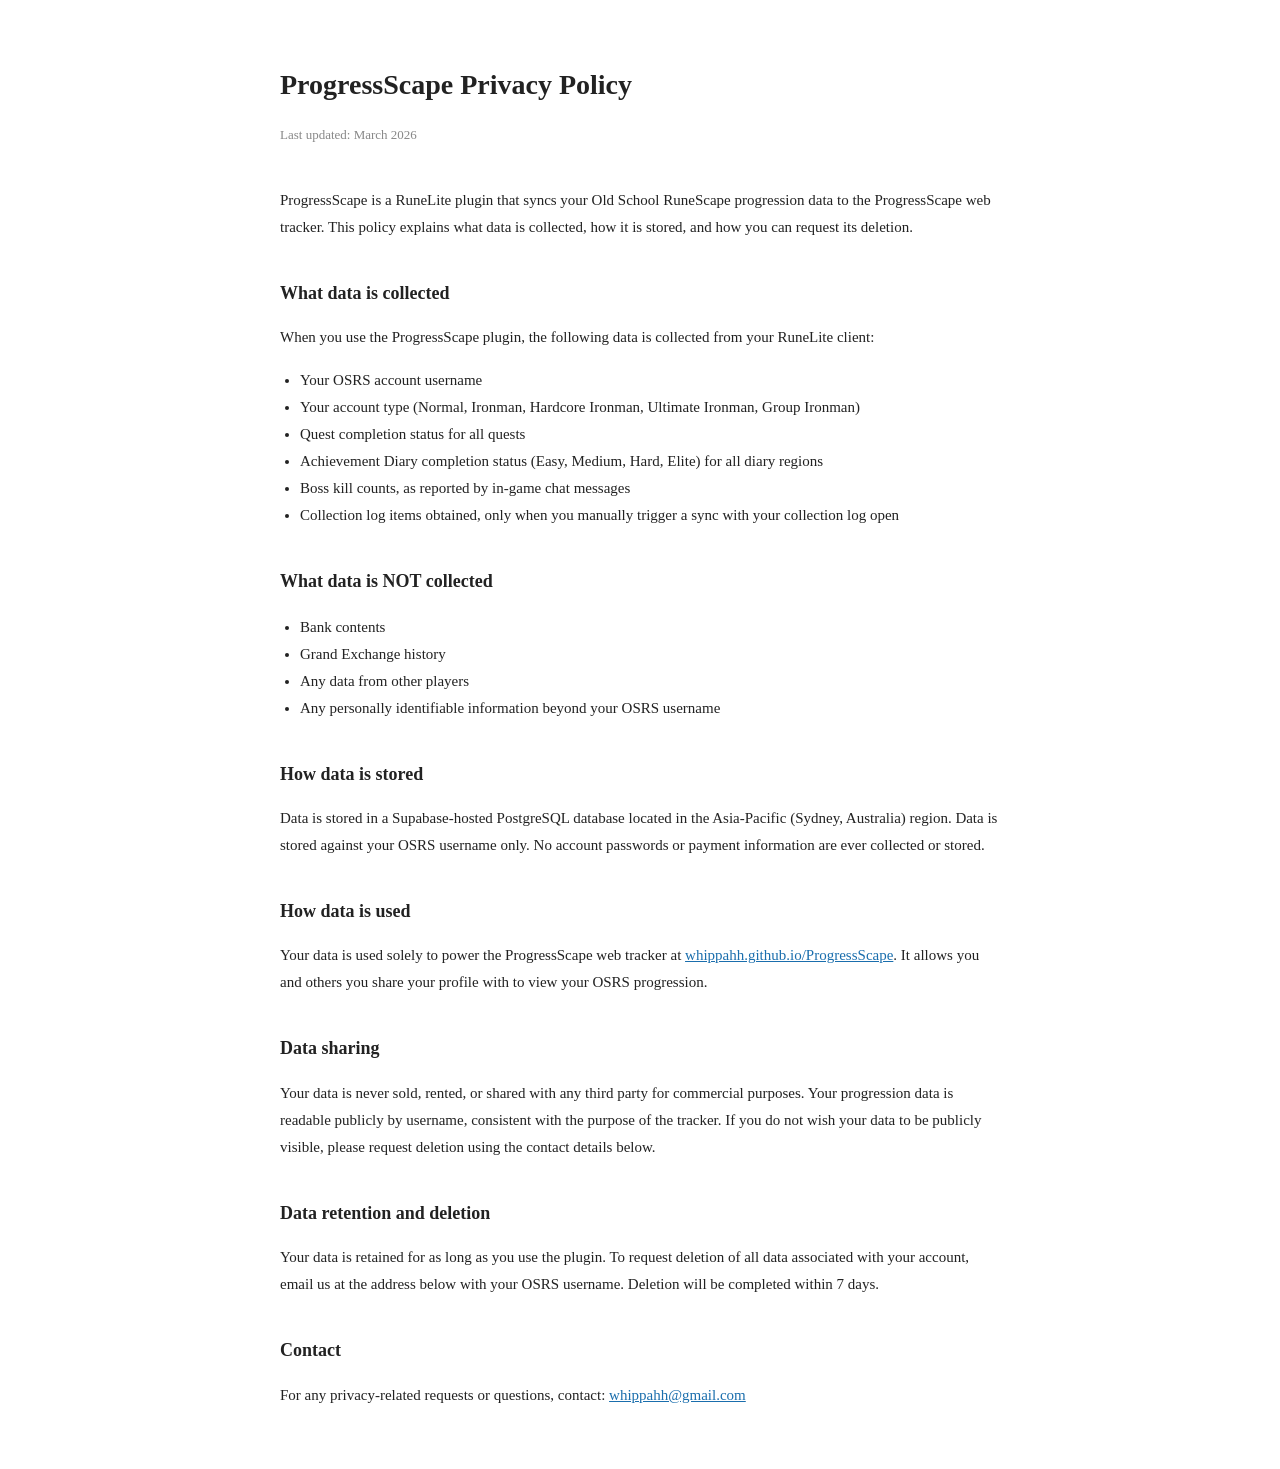
<file: privacy.html>
<!DOCTYPE html>
<html lang="en">
<head>
    <meta charset="UTF-8">
    <meta name="viewport" content="width=device-width, initial-scale=1.0">
    <title>ProgressScape – Privacy Policy</title>
    <style>
        body {
            font-family: Georgia, serif;
            max-width: 720px;
            margin: 60px auto;
            padding: 0 24px;
            color: #222;
            line-height: 1.8;
        }
        h1 { font-size: 28px; margin-bottom: 4px; }
        h2 { font-size: 18px; margin-top: 36px; }
        p, li { font-size: 15px; }
        ul { padding-left: 20px; }
        a { color: #1a6ead; }
        .updated { color: #888; font-size: 13px; margin-bottom: 40px; }
    </style>
</head>
<body>

<h1>ProgressScape Privacy Policy</h1>
<p class="updated">Last updated: March 2026</p>

<p>
    ProgressScape is a RuneLite plugin that syncs your Old School RuneScape progression data
    to the ProgressScape web tracker. This policy explains what data is collected, how it is
    stored, and how you can request its deletion.
</p>

<h2>What data is collected</h2>
<p>When you use the ProgressScape plugin, the following data is collected from your RuneLite client:</p>
<ul>
    <li>Your OSRS account username</li>
    <li>Your account type (Normal, Ironman, Hardcore Ironman, Ultimate Ironman, Group Ironman)</li>
    <li>Quest completion status for all quests</li>
    <li>Achievement Diary completion status (Easy, Medium, Hard, Elite) for all diary regions</li>
    <li>Boss kill counts, as reported by in-game chat messages</li>
    <li>Collection log items obtained, only when you manually trigger a sync with your collection log open</li>
</ul>

<h2>What data is NOT collected</h2>
<ul>
    <li>Bank contents</li>
    <li>Grand Exchange history</li>
    <li>Any data from other players</li>
    <li>Any personally identifiable information beyond your OSRS username</li>
</ul>

<h2>How data is stored</h2>
<p>
    Data is stored in a Supabase-hosted PostgreSQL database located in the
    Asia-Pacific (Sydney, Australia) region. Data is stored against your OSRS username only.
    No account passwords or payment information are ever collected or stored.
</p>

<h2>How data is used</h2>
<p>
    Your data is used solely to power the ProgressScape web tracker at
    <a href="https://whippahh.github.io/ProgressScape/">whippahh.github.io/ProgressScape</a>.
    It allows you and others you share your profile with to view your OSRS progression.
</p>

<h2>Data sharing</h2>
<p>
    Your data is never sold, rented, or shared with any third party for commercial purposes.
    Your progression data is readable publicly by username, consistent with the purpose of
    the tracker. If you do not wish your data to be publicly visible, please request deletion
    using the contact details below.
</p>

<h2>Data retention and deletion</h2>
<p>
    Your data is retained for as long as you use the plugin. To request deletion of all data
    associated with your account, email us at the address below with your OSRS username.
    Deletion will be completed within 7 days.
</p>

<h2>Contact</h2>
<p>
    For any privacy-related requests or questions, contact:
    <a href="mailto:whippahh@gmail.com">whippahh@gmail.com</a>
</p>

</body>
</html>
</file>
